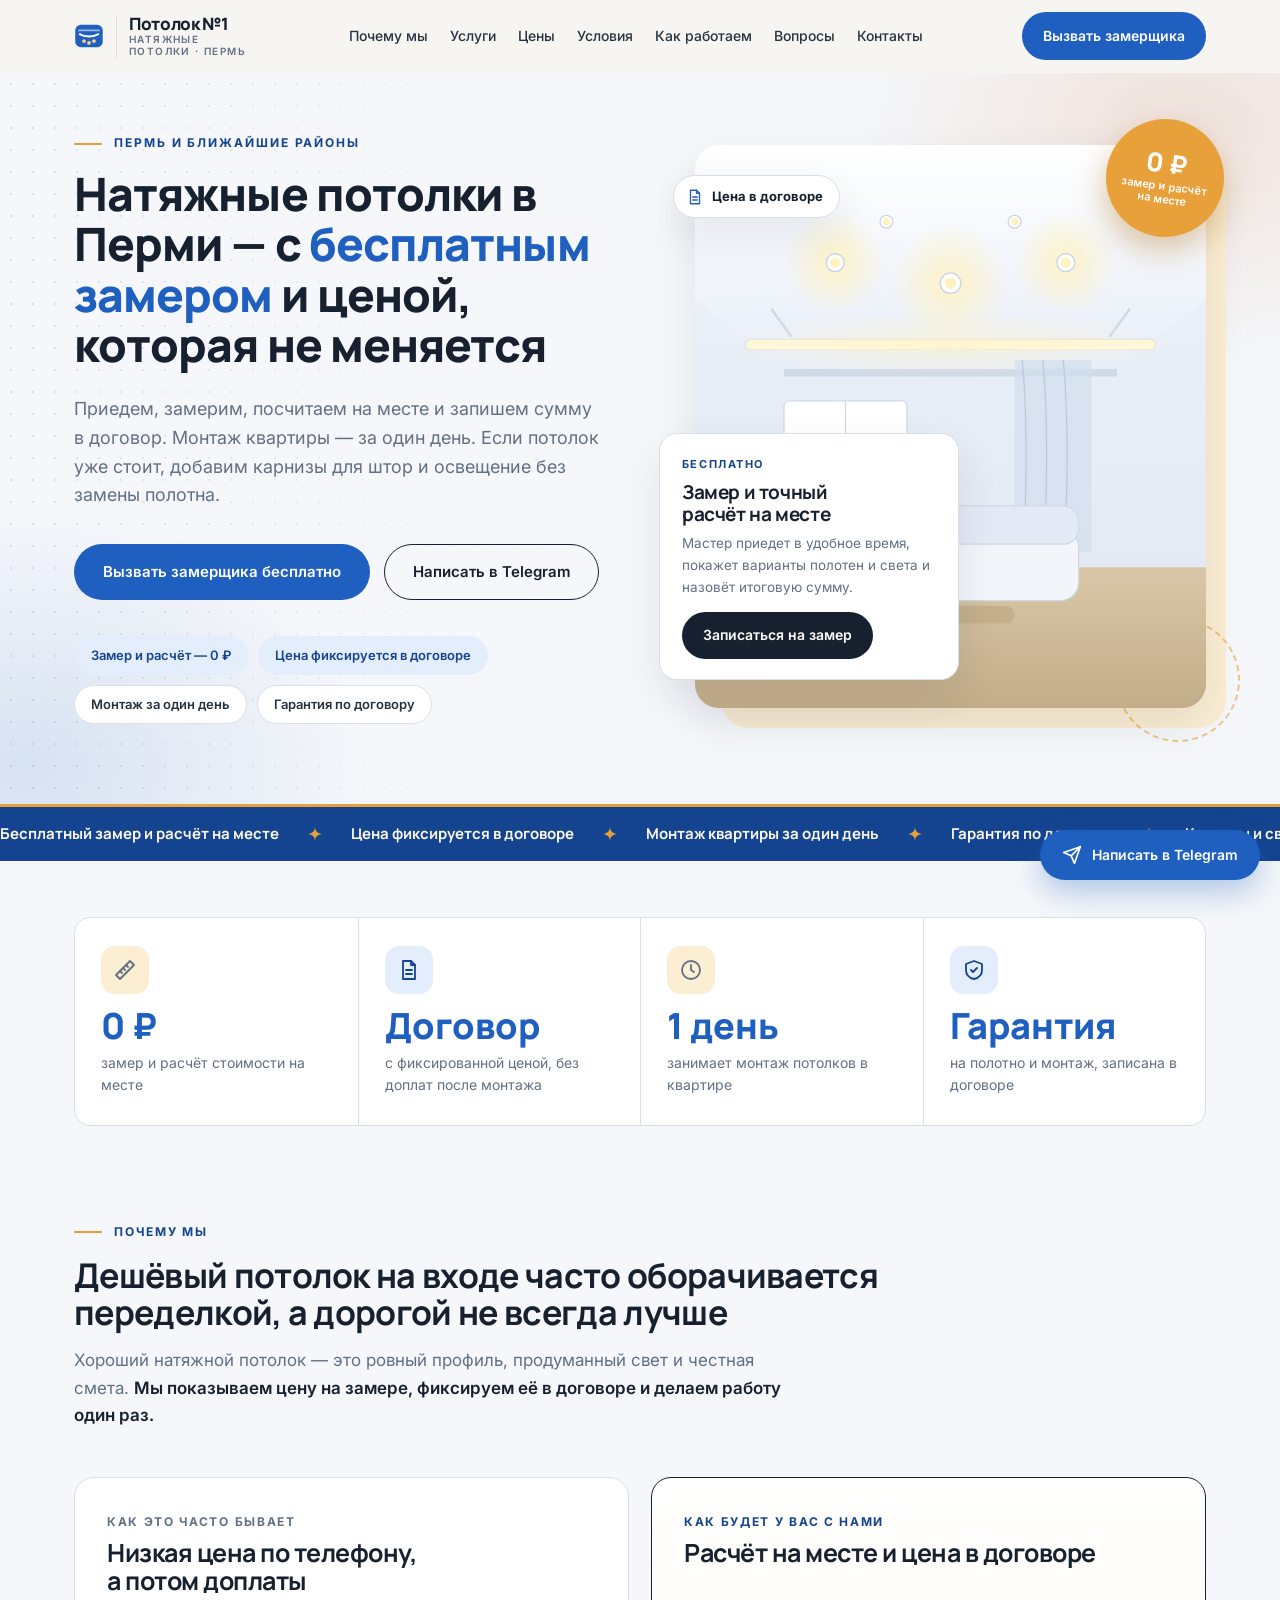
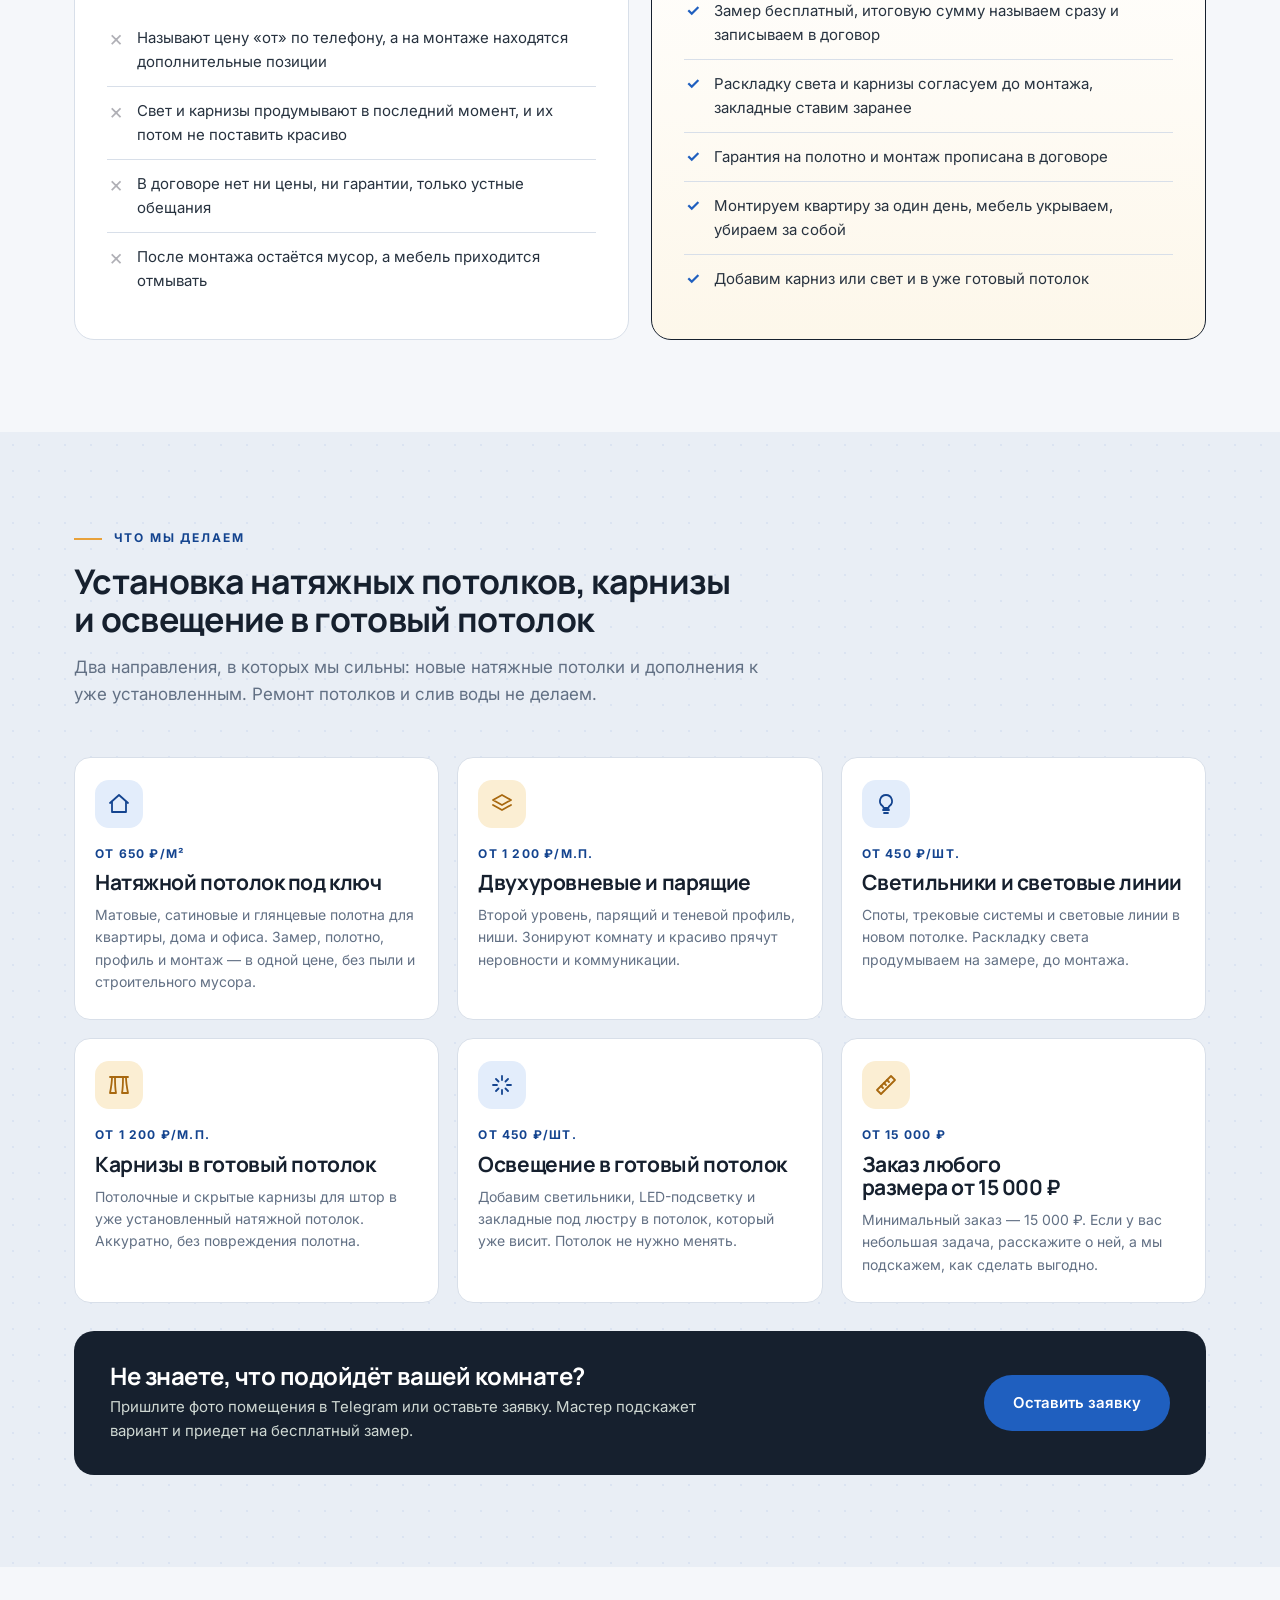
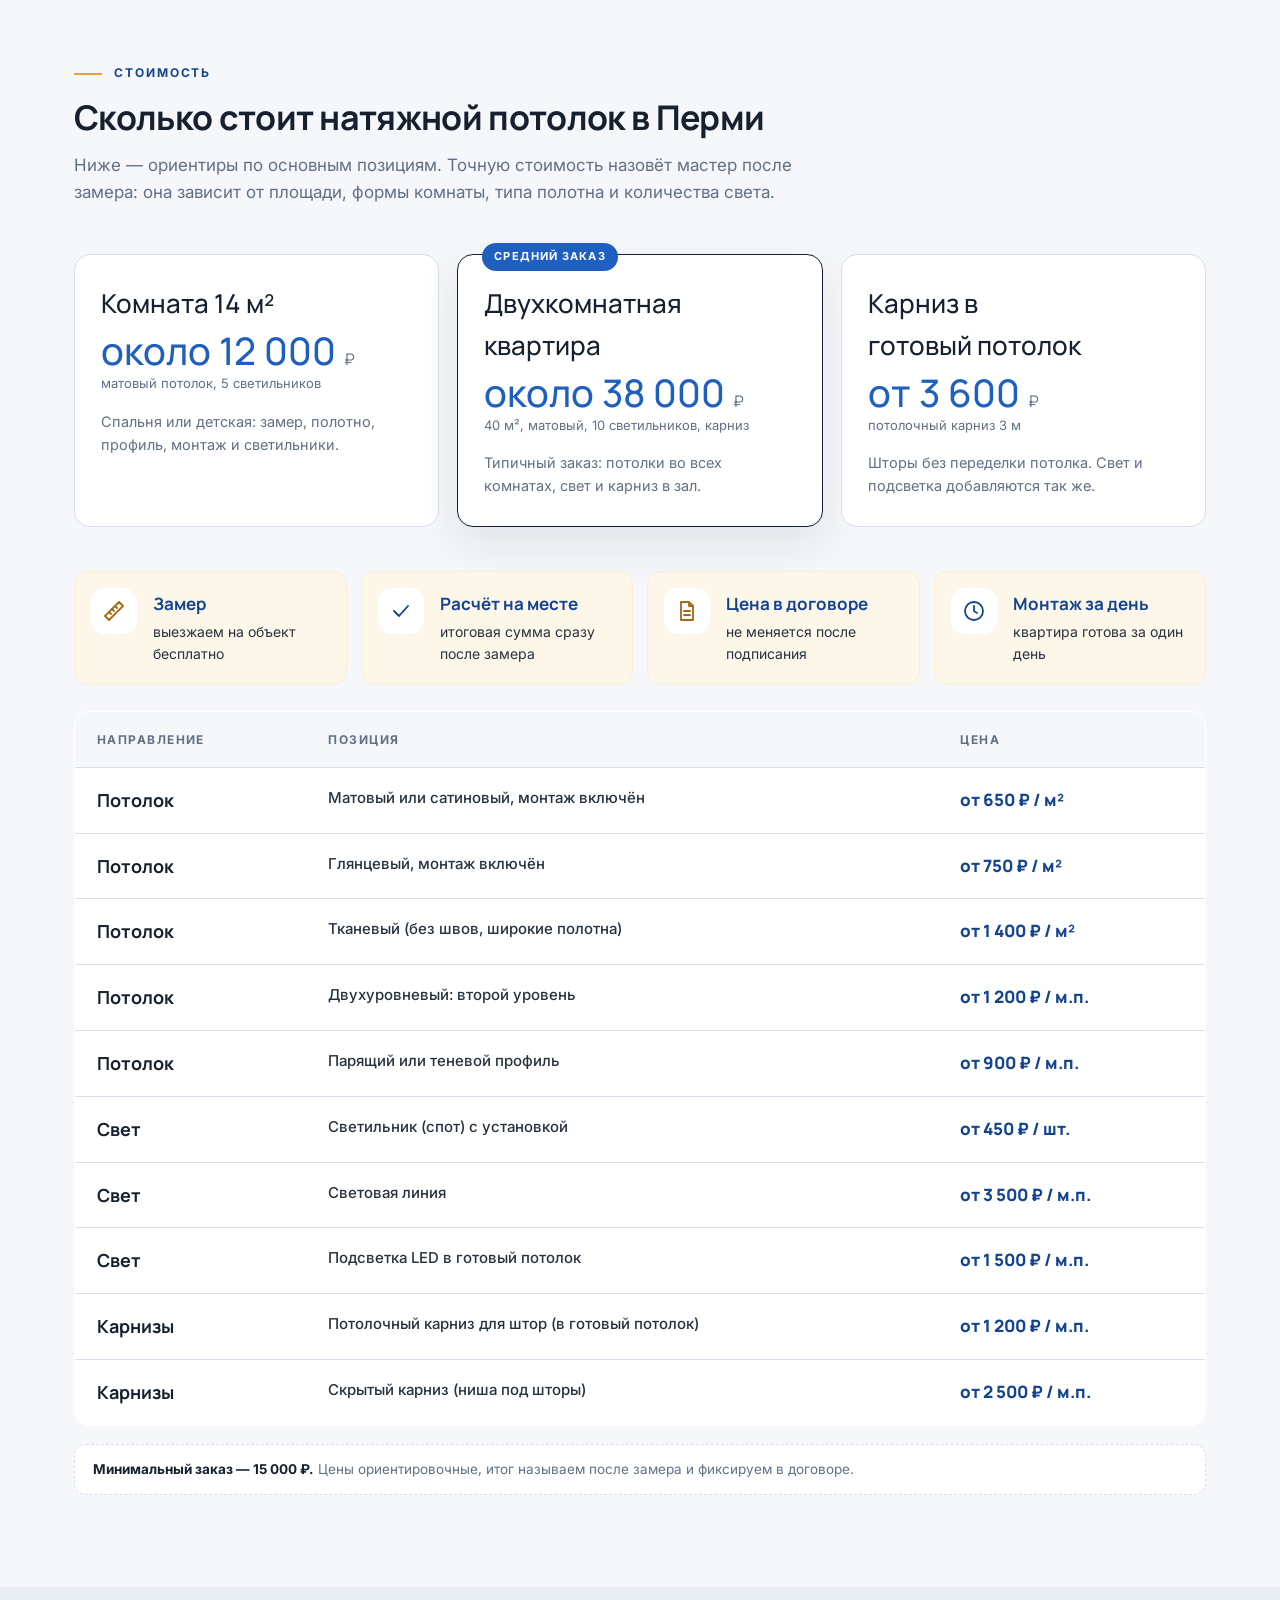
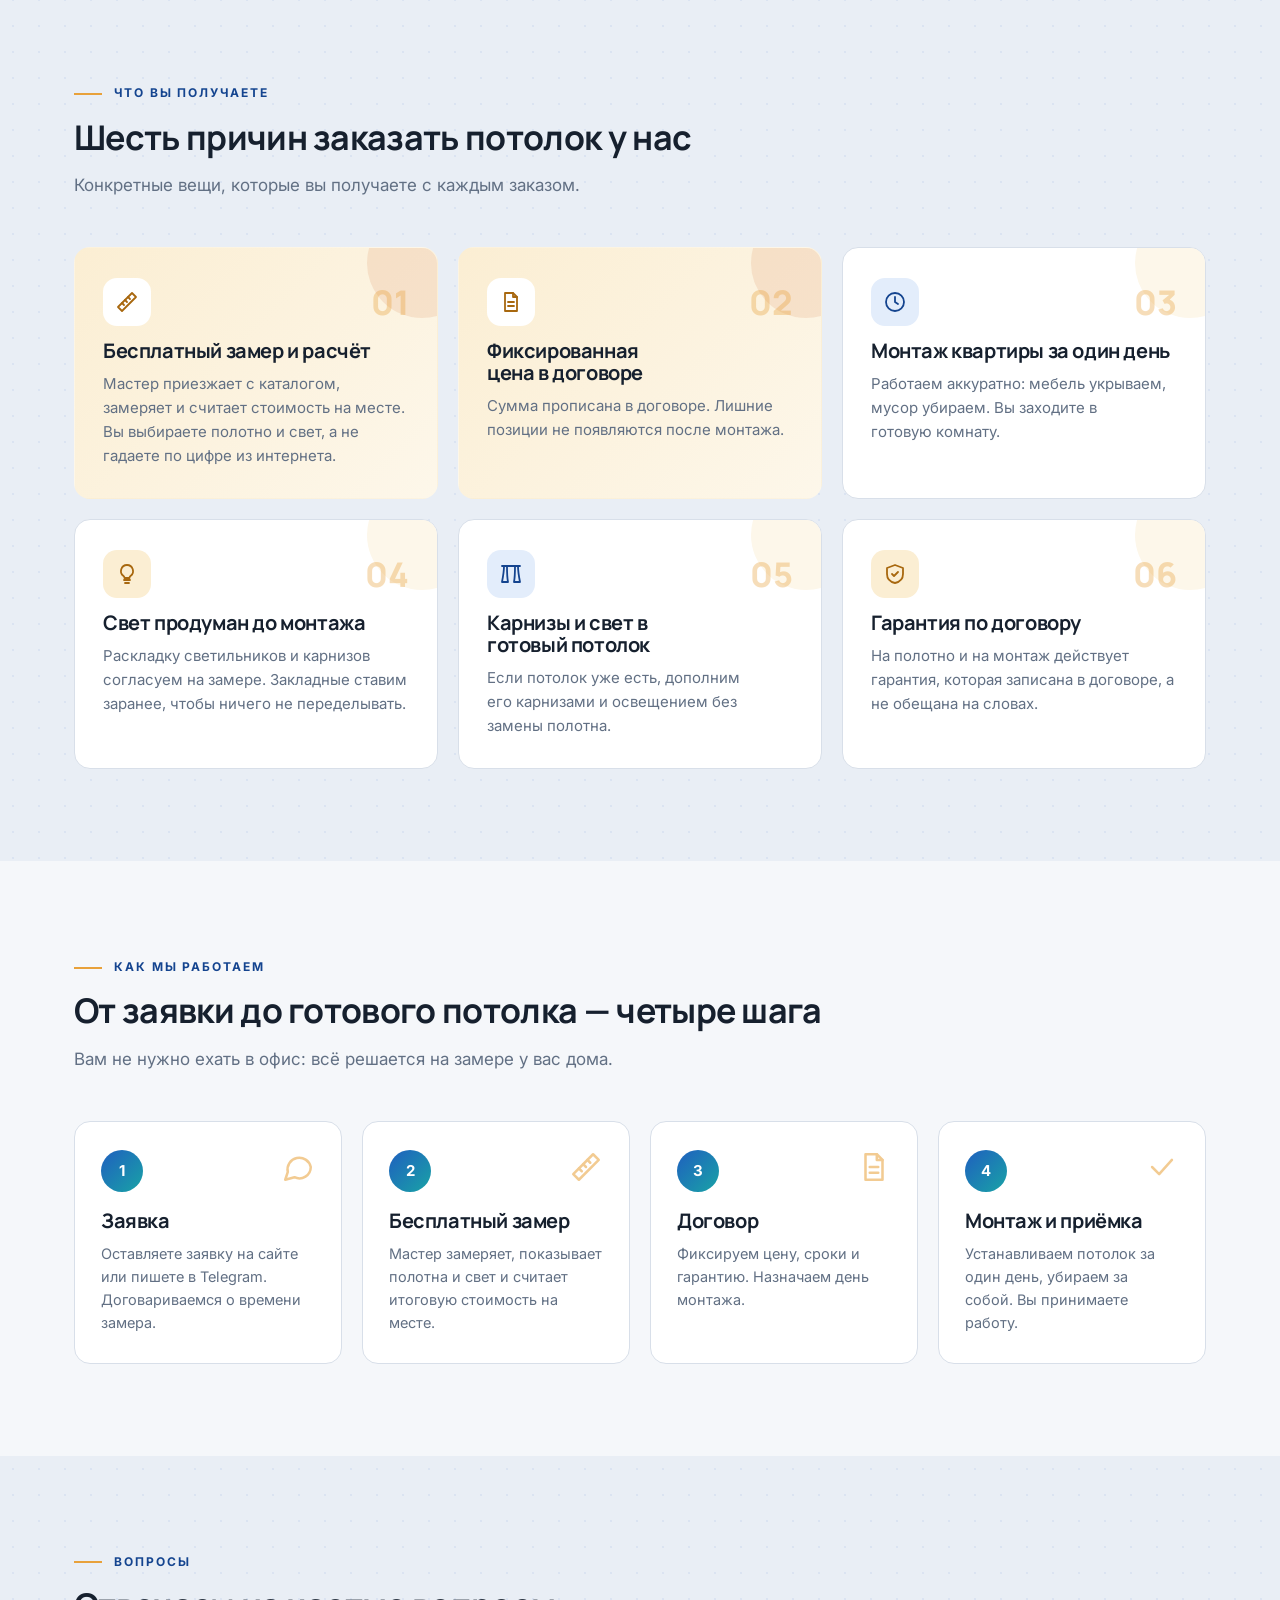
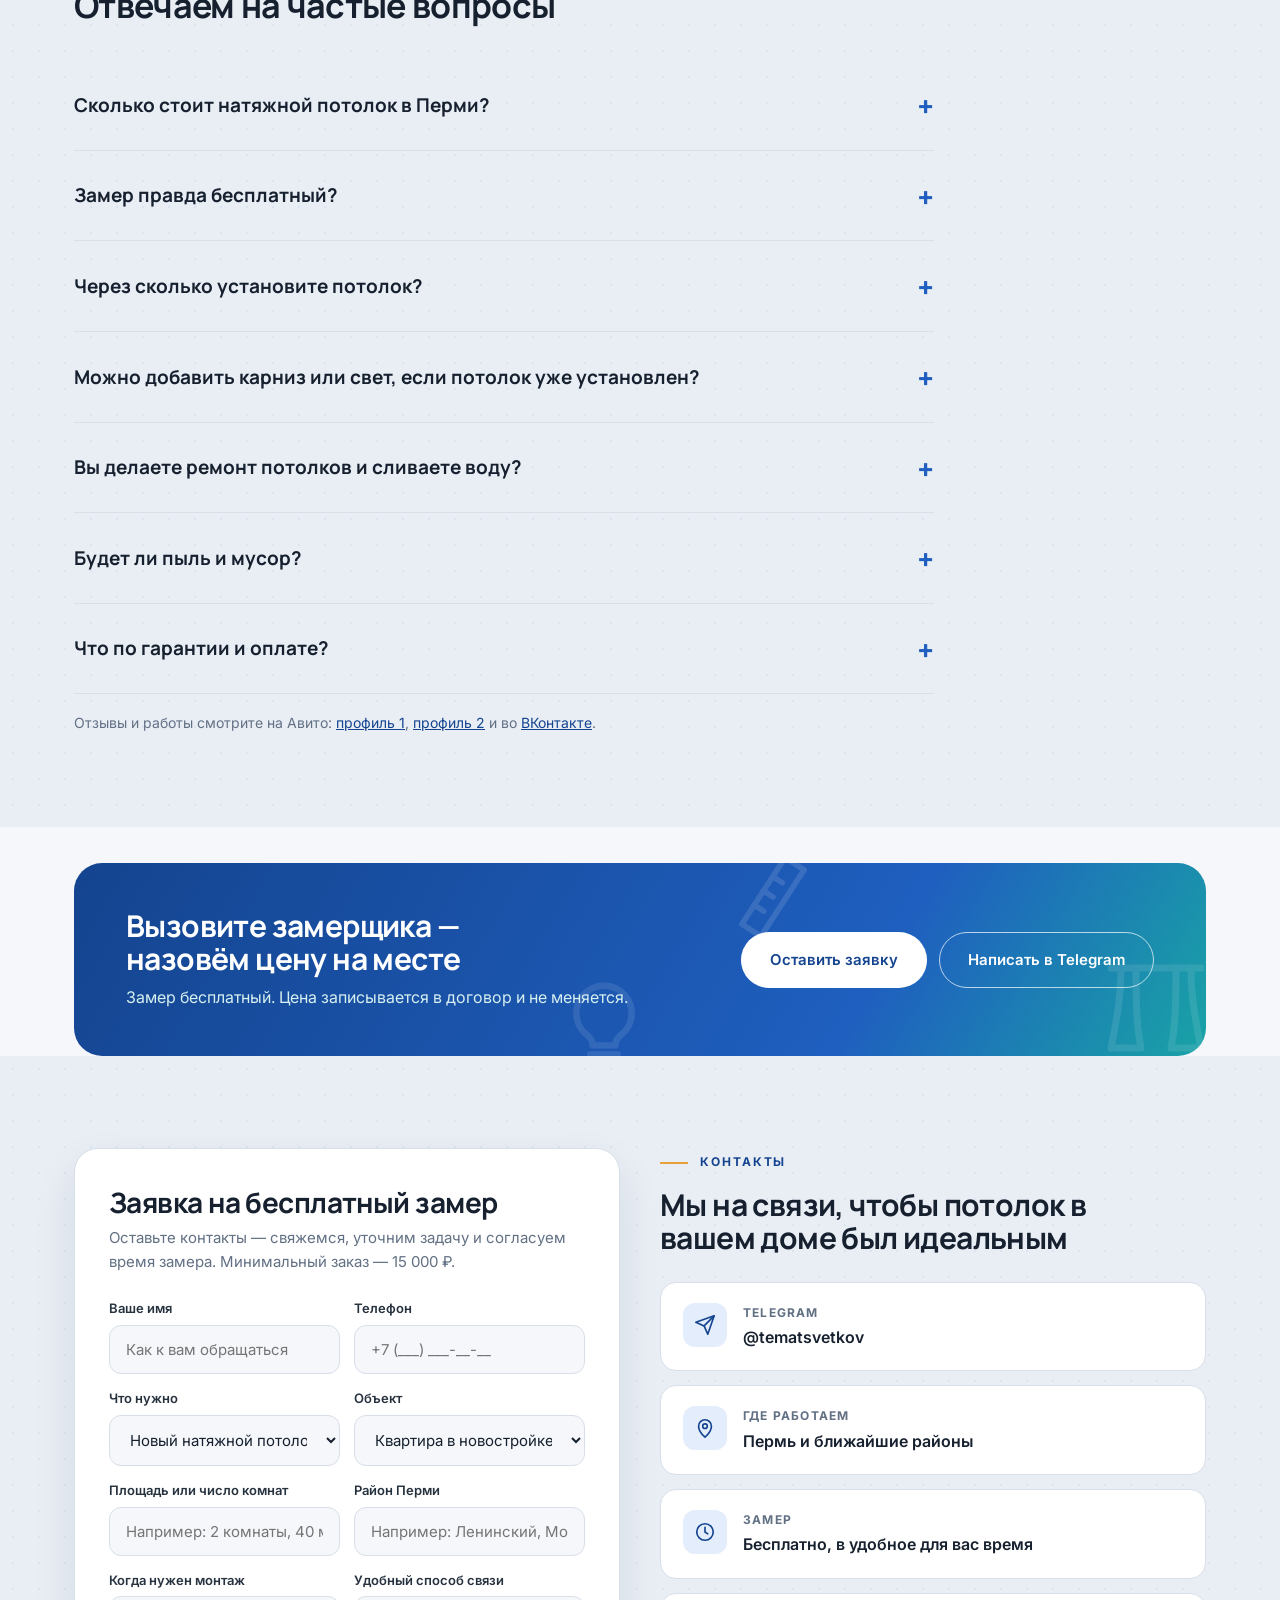
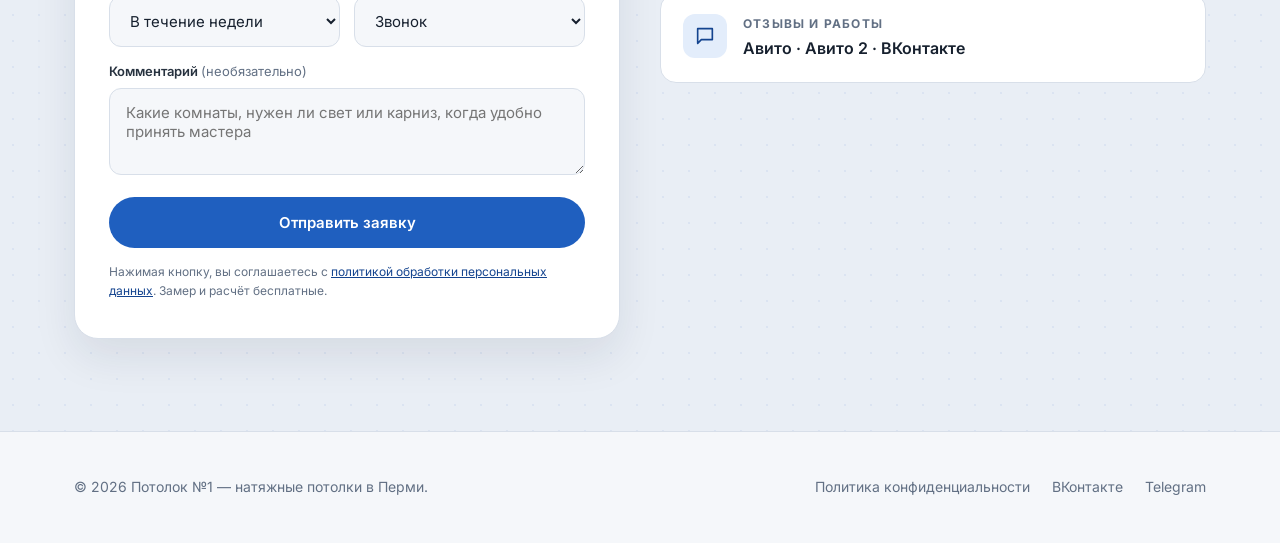
<file: index.html>
<!DOCTYPE html>
<html lang="ru">
<head>
<meta charset="UTF-8">
<meta name="viewport" content="width=device-width, initial-scale=1.0">
<meta name="robots" content="noindex, nofollow">
<title>Натяжные потолки в Перми с бесплатным замером и фиксированной ценой | Потолок №1</title>
<meta name="description" content="Установка натяжных потолков в Перми под ключ. Бесплатный замер, цена в договоре, монтаж за один день. Карнизы и освещение в готовый потолок.">
<link rel="icon" href="img/favicon.svg" type="image/svg+xml">
<link rel="preconnect" href="https://fonts.googleapis.com">
<link rel="preconnect" href="https://fonts.gstatic.com" crossorigin>
<link href="https://fonts.googleapis.com/css2?family=Manrope:wght@500;600;700;800&family=Inter:wght@400;500;600;700&display=swap" rel="stylesheet">
<link rel="stylesheet" href="styles.css">
<link rel="stylesheet" href="blog/blog.css">
<link rel="alternate" type="application/rss+xml" title="Блог" href="feed.xml">
</head>
<body>
<svg width="0" height="0" style="position:absolute" aria-hidden="true"><defs>
<symbol id="i-ruler" viewBox="0 0 24 24"><path d="M3 17 17 3l4 4L7 21z"/><path d="m7 13 2 2M10 10l2 2M13 7l2 2"/></symbol>
<symbol id="i-shield" viewBox="0 0 24 24"><path d="M12 3l8 3v6c0 5-3.5 8-8 9-4.5-1-8-4-8-9V6z"/><path d="m9 12 2 2 4-4"/></symbol>
<symbol id="i-file" viewBox="0 0 24 24"><path d="M6 3h8l4 4v14H6z"/><path d="M14 3v4h4M9 12h6M9 16h6"/></symbol>
<symbol id="i-bulb" viewBox="0 0 24 24"><path d="M9 18h6M10 21h4"/><path d="M12 3a6 6 0 0 0-3.5 10.9c.6.5 1 1.2 1 2.1h5c0-.9.4-1.6 1-2.1A6 6 0 0 0 12 3z"/></symbol>
<symbol id="i-curtain" viewBox="0 0 24 24"><path d="M3 4h18"/><path d="M5 4c0 6-1 11-2 16h6c-1-5-1-10-1-16M19 4c0 6 1 11 2 16h-6c1-5 1-10 1-16"/></symbol>
<symbol id="i-layers" viewBox="0 0 24 24"><path d="m12 3 9 5-9 5-9-5z"/><path d="m3 13 9 5 9-5"/></symbol>
<symbol id="i-clock" viewBox="0 0 24 24"><circle cx="12" cy="12" r="9"/><path d="M12 7v5l3 2"/></symbol>
<symbol id="i-check" viewBox="0 0 24 24"><path d="m5 12 5 5 9-10"/></symbol>
<symbol id="i-home" viewBox="0 0 24 24"><path d="m3 11 9-8 9 8"/><path d="M5 10v10h14V10"/></symbol>
<symbol id="i-sparkle" viewBox="0 0 24 24"><path d="M12 3v4M12 17v4M3 12h4M17 12h4M6 6l2.5 2.5M15.5 15.5 18 18M18 6l-2.5 2.5M8.5 15.5 6 18"/></symbol>
<symbol id="i-chat" viewBox="0 0 24 24"><path d="M21 12a8 8 0 0 1-11.5 7.2L3 21l1.8-5.5A8 8 0 1 1 21 12z"/></symbol>
<symbol id="i-spark" viewBox="0 0 24 24"><path d="M12 2c.6 5 2.4 8.4 10 10-7.6 1.6-9.4 5-10 10-.6-5-2.4-8.4-10-10 7.6-1.6 9.4-5 10-10z" fill="currentColor" stroke="none"/></symbol>
</defs></svg>

<header class="header" id="header">
  <div class="header__inner">
    <a href="#top" class="logo" aria-label="Потолок №1 — натяжные потолки в Перми">
      <img src="img/logo.svg" alt="Потолок №1" width="34" height="34">
      <span class="logo__t">Потолок №1<small>Натяжные потолки · Пермь</small></span>
    </a>
    <nav class="nav" id="nav">
      <a href="#why">Почему мы</a>
      <a href="#services">Услуги</a>
      <a href="#prices">Цены</a>
      <a href="#offers">Условия</a>
      <a href="#process">Как работаем</a>
      <a href="#faq">Вопросы</a>
      <a href="#contact">Контакты</a>
    <!-- BLOGNAV:START --><!-- BLOGNAV:END --></nav>
    <div class="header__right">
      <a href="https://t.me/tematsvetkov" target="_blank" rel="noopener" class="header__phone">Telegram</a>
      <a href="#contact" class="btn btn--primary">Вызвать замерщика</a>
      <button class="burger" id="burger" aria-label="Меню"><span></span></button>
    </div>
  </div>
</header>

<main id="top">

<section class="hero">
  <div class="container hero__grid">
    <div>
      <p class="section-tag">Пермь и ближайшие районы</p>
      <h1>Натяжные потолки в Перми — с <em>бесплатным замером</em> и ценой, которая не меняется</h1>
      <p class="hero__lead">Приедем, замерим, посчитаем на месте и запишем сумму в договор. Монтаж квартиры — за один день. Если потолок уже стоит, добавим карнизы для штор и освещение без замены полотна.</p>
      <div class="hero__cta">
        <a href="#contact" class="btn btn--primary">Вызвать замерщика бесплатно</a>
        <a href="https://t.me/tematsvetkov" target="_blank" rel="noopener" class="btn btn--outline">Написать в Telegram</a>
      </div>
      <div class="hero__chips">
        <span class="chip chip--gift">Замер и расчёт — 0 ₽</span>
        <span class="chip chip--gift">Цена фиксируется в договоре</span>
        <span class="chip">Монтаж за один день</span>
        <span class="chip">Гарантия по договору</span>
      </div>
    </div>
    <div class="hero__visual">
      <div class="hero__photo"><img src="img/hero.svg" alt="Комната с натяжным потолком и светильниками" fetchpriority="high"></div>
      <div class="sticker sticker--round"><b>0 ₽</b><span>замер и расчёт на месте</span></div>
      <div class="sticker sticker--tag"><svg class="ic"><use href="#i-file"/></svg>Цена в договоре</div>
      <aside class="hero__card">
        <p class="hero__card-tag">Бесплатно</p>
        <h3>Замер и точный расчёт на месте</h3>
        <p>Мастер приедет в удобное время, покажет варианты полотен и света и назовёт итоговую сумму.</p>
        <a href="#contact" class="btn btn--dark">Записаться на замер</a>
      </aside>
    </div>
  </div>
</section>

<div class="ticker" aria-hidden="true"><div class="ticker__track"><span>Бесплатный замер и расчёт на месте</span><svg class="ic"><use href="#i-spark"/></svg><span>Цена фиксируется в договоре</span><svg class="ic"><use href="#i-spark"/></svg><span>Монтаж квартиры за один день</span><svg class="ic"><use href="#i-spark"/></svg><span>Гарантия по договору</span><svg class="ic"><use href="#i-spark"/></svg><span>Карнизы и свет в готовый потолок</span><svg class="ic"><use href="#i-spark"/></svg><span>Пермь и ближайшие районы</span><svg class="ic"><use href="#i-spark"/></svg><span>Бесплатный замер и расчёт на месте</span><svg class="ic"><use href="#i-spark"/></svg><span>Цена фиксируется в договоре</span><svg class="ic"><use href="#i-spark"/></svg><span>Монтаж квартиры за один день</span><svg class="ic"><use href="#i-spark"/></svg><span>Гарантия по договору</span><svg class="ic"><use href="#i-spark"/></svg><span>Карнизы и свет в готовый потолок</span><svg class="ic"><use href="#i-spark"/></svg><span>Пермь и ближайшие районы</span><svg class="ic"><use href="#i-spark"/></svg></div></div>

<section class="stats">
  <div class="container">
    <div class="stats__row">
      <div class="stat"><span class="ico"><svg class="ic"><use href="#i-ruler"/></svg></span><b>0 ₽</b><span>замер и расчёт стоимости на месте</span></div>
      <div class="stat"><span class="ico"><svg class="ic"><use href="#i-file"/></svg></span><b>Договор</b><span>с фиксированной ценой, без доплат после монтажа</span></div>
      <div class="stat"><span class="ico"><svg class="ic"><use href="#i-clock"/></svg></span><b>1 день</b><span>занимает монтаж потолков в квартире</span></div>
      <div class="stat"><span class="ico"><svg class="ic"><use href="#i-shield"/></svg></span><b>Гарантия</b><span>на полотно и монтаж, записана в договоре</span></div>
    </div>
  </div>
</section>

<section id="why">
  <div class="container">
    <p class="section-tag">Почему мы</p>
    <h2 class="section-title">Дешёвый потолок на входе часто оборачивается переделкой, а дорогой не всегда лучше</h2>
    <p class="section-lead">Хороший натяжной потолок — это ровный профиль, продуманный свет и честная смета. <b>Мы показываем цену на замере, фиксируем её в договоре и делаем работу один раз.</b></p>
    <div class="versus">
      <div class="versus__col">
        <p class="versus__label">Как это часто бывает</p>
        <h3>Низкая цена по телефону, а потом доплаты</h3>
        <ul>
          <li>Называют цену «от» по телефону, а на монтаже находятся дополнительные позиции</li>
          <li>Свет и карнизы продумывают в последний момент, и их потом не поставить красиво</li>
          <li>В договоре нет ни цены, ни гарантии, только устные обещания</li>
          <li>После монтажа остаётся мусор, а мебель приходится отмывать</li>
        </ul>
      </div>
      <div class="versus__col versus__col--good">
        <p class="versus__label">Как будет у вас с нами</p>
        <h3>Расчёт на месте и цена в договоре</h3>
        <ul>
          <li>Замер бесплатный, итоговую сумму называем сразу и записываем в договор</li>
          <li>Раскладку света и карнизы согласуем до монтажа, закладные ставим заранее</li>
          <li>Гарантия на полотно и монтаж прописана в договоре</li>
          <li>Монтируем квартиру за один день, мебель укрываем, убираем за собой</li>
          <li>Добавим карниз или свет и в уже готовый потолок</li>
        </ul>
      </div>
    </div>
  </div>
</section>

<section id="services" class="alt">
  <div class="container">
    <p class="section-tag">Что мы делаем</p>
    <h2 class="section-title">Установка натяжных потолков, карнизы и освещение в готовый потолок</h2>
    <p class="section-lead">Два направления, в которых мы сильны: новые натяжные потолки и дополнения к уже установленным. Ремонт потолков и слив воды не делаем.</p>
    <div class="srv-grid srv-grid--3">
      <article class="srv">
        <div class="srv__body">
          <span class="ico"><svg class="ic"><use href="#i-home"/></svg></span>
          <p class="srv__price">от 650 ₽/м²</p>
          <h3>Натяжной потолок под ключ</h3>
          <p>Матовые, сатиновые и глянцевые полотна для квартиры, дома и офиса. Замер, полотно, профиль и монтаж — в одной цене, без пыли и строительного мусора.</p>
        </div>
      </article>
      <article class="srv">
        <div class="srv__body">
          <span class="ico"><svg class="ic"><use href="#i-layers"/></svg></span>
          <p class="srv__price">от 1 200 ₽/м.п.</p>
          <h3>Двухуровневые и парящие</h3>
          <p>Второй уровень, парящий и теневой профиль, ниши. Зонируют комнату и красиво прячут неровности и коммуникации.</p>
        </div>
      </article>
      <article class="srv">
        <div class="srv__body">
          <span class="ico"><svg class="ic"><use href="#i-bulb"/></svg></span>
          <p class="srv__price">от 450 ₽/шт.</p>
          <h3>Светильники и световые линии</h3>
          <p>Споты, трековые системы и световые линии в новом потолке. Раскладку света продумываем на замере, до монтажа.</p>
        </div>
      </article>
      <article class="srv">
        <div class="srv__body">
          <span class="ico"><svg class="ic"><use href="#i-curtain"/></svg></span>
          <p class="srv__price">от 1 200 ₽/м.п.</p>
          <h3>Карнизы в готовый потолок</h3>
          <p>Потолочные и скрытые карнизы для штор в уже установленный натяжной потолок. Аккуратно, без повреждения полотна.</p>
        </div>
      </article>
      <article class="srv">
        <div class="srv__body">
          <span class="ico"><svg class="ic"><use href="#i-sparkle"/></svg></span>
          <p class="srv__price">от 450 ₽/шт.</p>
          <h3>Освещение в готовый потолок</h3>
          <p>Добавим светильники, LED-подсветку и закладные под люстру в потолок, который уже висит. Потолок не нужно менять.</p>
        </div>
      </article>
      <article class="srv">
        <div class="srv__body">
          <span class="ico"><svg class="ic"><use href="#i-ruler"/></svg></span>
          <p class="srv__price">от 15 000 ₽</p>
          <h3>Заказ любого размера от 15 000 ₽</h3>
          <p>Минимальный заказ — 15 000 ₽. Если у вас небольшая задача, расскажите о ней, а мы подскажем, как сделать выгодно.</p>
        </div>
      </article>
    </div>
    <div class="furniture-row" style="margin-top:28px">
      <div>
        <h3>Не знаете, что подойдёт вашей комнате?</h3>
        <p>Пришлите фото помещения в Telegram или оставьте заявку. Мастер подскажет вариант и приедет на бесплатный замер.</p>
      </div>
      <a href="#contact" class="btn btn--primary">Оставить заявку</a>
    </div>
  </div>
</section>

<section id="prices">
  <div class="container">
    <p class="section-tag">Стоимость</p>
    <h2 class="section-title">Сколько стоит натяжной потолок в Перми</h2>
    <p class="section-lead">Ниже — ориентиры по основным позициям. Точную стоимость назовёт мастер после замера: она зависит от площади, формы комнаты, типа полотна и количества света.</p>

    <div class="tariffs" style="margin-bottom:44px">
      <article class="tariff">
        <p class="tariff__name">Комната 14 м²</p>
        <p class="tariff__price">около 12 000 <small>₽</small></p>
        <p class="tariff__unit">матовый потолок, 5 светильников</p>
        <p>Спальня или детская: замер, полотно, профиль, монтаж и светильники.</p>
      </article>
      <article class="tariff tariff--hit">
        <span class="tariff__badge">Средний заказ</span><p class="tariff__name">Двухкомнатная квартира</p>
        <p class="tariff__price">около 38 000 <small>₽</small></p>
        <p class="tariff__unit">40 м², матовый, 10 светильников, карниз</p>
        <p>Типичный заказ: потолки во всех комнатах, свет и карниз в зал.</p>
      </article>
      <article class="tariff">
        <p class="tariff__name">Карниз в готовый потолок</p>
        <p class="tariff__price">от 3 600 <small>₽</small></p>
        <p class="tariff__unit">потолочный карниз 3 м</p>
        <p>Шторы без переделки потолка. Свет и подсветка добавляются так же.</p>
      </article>
    </div>

    <div class="included">
      <div><span class="ico"><svg class="ic"><use href="#i-ruler"/></svg></span><b>Замер</b>выезжаем на объект бесплатно</div>
      <div><span class="ico"><svg class="ic"><use href="#i-check"/></svg></span><b>Расчёт на месте</b>итоговая сумма сразу после замера</div>
      <div><span class="ico"><svg class="ic"><use href="#i-file"/></svg></span><b>Цена в договоре</b>не меняется после подписания</div>
      <div><span class="ico"><svg class="ic"><use href="#i-clock"/></svg></span><b>Монтаж за день</b>квартира готова за один день</div>
    </div>

    <table class="ptable">
      <thead>
        <tr><th>Направление</th><th>Позиция</th><th>Цена</th></tr>
      </thead>
      <tbody>
        <tr><td>Потолок</td><td>Матовый или сатиновый, монтаж включён</td><td>от 650 ₽ / м²</td></tr>
        <tr><td>Потолок</td><td>Глянцевый, монтаж включён</td><td>от 750 ₽ / м²</td></tr>
        <tr><td>Потолок</td><td>Тканевый (без швов, широкие полотна)</td><td>от 1 400 ₽ / м²</td></tr>
        <tr><td>Потолок</td><td>Двухуровневый: второй уровень</td><td>от 1 200 ₽ / м.п.</td></tr>
        <tr><td>Потолок</td><td>Парящий или теневой профиль</td><td>от 900 ₽ / м.п.</td></tr>
        <tr><td>Свет</td><td>Светильник (спот) с установкой</td><td>от 450 ₽ / шт.</td></tr>
        <tr><td>Свет</td><td>Световая линия</td><td>от 3 500 ₽ / м.п.</td></tr>
        <tr><td>Свет</td><td>Подсветка LED в готовый потолок</td><td>от 1 500 ₽ / м.п.</td></tr>
        <tr><td>Карнизы</td><td>Потолочный карниз для штор (в готовый потолок)</td><td>от 1 200 ₽ / м.п.</td></tr>
        <tr><td>Карнизы</td><td>Скрытый карниз (ниша под шторы)</td><td>от 2 500 ₽ / м.п.</td></tr>
      </tbody>
    </table>
    <p class="price-note"><b>Минимальный заказ — 15 000 ₽.</b> Цены ориентировочные, итог называем после замера и фиксируем в договоре.</p>
  </div>
</section>

<section id="offers" class="alt">
  <div class="container">
    <p class="section-tag">Что вы получаете</p>
    <h2 class="section-title">Шесть причин заказать потолок у нас</h2>
    <p class="section-lead">Конкретные вещи, которые вы получаете с каждым заказом.</p>
    <div class="offer-grid">
      <div class="offer-card offer-card--gift">
        <div class="offer-card__top"><span class="ico"><svg class="ic"><use href="#i-ruler"/></svg></span><div class="offer-card__num">01</div></div>
        <h3>Бесплатный замер и расчёт</h3>
        <p>Мастер приезжает с каталогом, замеряет и считает стоимость на месте. Вы выбираете полотно и свет, а не гадаете по цифре из интернета.</p>
      </div>
      <div class="offer-card offer-card--gift">
        <div class="offer-card__top"><span class="ico"><svg class="ic"><use href="#i-file"/></svg></span><div class="offer-card__num">02</div></div>
        <h3>Фиксированная цена в договоре</h3>
        <p>Сумма прописана в договоре. Лишние позиции не появляются после монтажа.</p>
      </div>
      <div class="offer-card">
        <div class="offer-card__top"><span class="ico"><svg class="ic"><use href="#i-clock"/></svg></span><div class="offer-card__num">03</div></div>
        <h3>Монтаж квартиры за один день</h3>
        <p>Работаем аккуратно: мебель укрываем, мусор убираем. Вы заходите в готовую комнату.</p>
      </div>
      <div class="offer-card">
        <div class="offer-card__top"><span class="ico"><svg class="ic"><use href="#i-bulb"/></svg></span><div class="offer-card__num">04</div></div>
        <h3>Свет продуман до монтажа</h3>
        <p>Раскладку светильников и карнизов согласуем на замере. Закладные ставим заранее, чтобы ничего не переделывать.</p>
      </div>
      <div class="offer-card">
        <div class="offer-card__top"><span class="ico"><svg class="ic"><use href="#i-curtain"/></svg></span><div class="offer-card__num">05</div></div>
        <h3>Карнизы и свет в готовый потолок</h3>
        <p>Если потолок уже есть, дополним его карнизами и освещением без замены полотна.</p>
      </div>
      <div class="offer-card">
        <div class="offer-card__top"><span class="ico"><svg class="ic"><use href="#i-shield"/></svg></span><div class="offer-card__num">06</div></div>
        <h3>Гарантия по договору</h3>
        <p>На полотно и на монтаж действует гарантия, которая записана в договоре, а не обещана на словах.</p>
      </div>
    </div>
  </div>
</section>

<section id="process">
  <div class="container">
    <p class="section-tag">Как мы работаем</p>
    <h2 class="section-title">От заявки до готового потолка — четыре шага</h2>
    <p class="section-lead">Вам не нужно ехать в офис: всё решается на замере у вас дома.</p>
    <div class="steps steps--4">
      <div class="step">
        <span class="step__n">1</span>
        <svg class="ic step__ic"><use href="#i-chat"/></svg>
        <h3>Заявка</h3>
        <p>Оставляете заявку на сайте или пишете в Telegram. Договариваемся о времени замера.</p>
      </div>
      <div class="step">
        <span class="step__n">2</span>
        <svg class="ic step__ic"><use href="#i-ruler"/></svg>
        <h3>Бесплатный замер</h3>
        <p>Мастер замеряет, показывает полотна и свет и считает итоговую стоимость на месте.</p>
      </div>
      <div class="step">
        <span class="step__n">3</span>
        <svg class="ic step__ic"><use href="#i-file"/></svg>
        <h3>Договор</h3>
        <p>Фиксируем цену, сроки и гарантию. Назначаем день монтажа.</p>
      </div>
      <div class="step">
        <span class="step__n">4</span>
        <svg class="ic step__ic"><use href="#i-check"/></svg>
        <h3>Монтаж и приёмка</h3>
        <p>Устанавливаем потолок за один день, убираем за собой. Вы принимаете работу.</p>
      </div>
    </div>
  </div>
</section>

<section id="faq" class="alt">
  <div class="container">
    <p class="section-tag">Вопросы</p>
    <h2 class="section-title">Отвечаем на частые вопросы</h2>
    <div class="faq" style="margin-top:36px">
      <details class="faq__item">
        <summary>Сколько стоит натяжной потолок в Перми?</summary>
        <p>Ориентир — от 650 ₽ за м² за матовый потолок с монтажом. Свет, карнизы и сложные профили считаем отдельно. Точную сумму называет мастер на бесплатном замере: она записывается в договор и дальше не меняется. Минимальный заказ — 15 000 ₽.</p>
      </details>
      <details class="faq__item">
        <summary>Замер правда бесплатный?</summary>
        <p>Да. Мастер приезжает, замеряет помещения, показывает варианты полотен и света и сразу называет итоговую цену. Решение принимаете вы, никто не давит.</p>
      </details>
      <details class="faq__item">
        <summary>Через сколько установите потолок?</summary>
        <p>Обычно монтаж назначаем в течение нескольких дней после замера, а сама установка в квартире занимает один день. Срок согласуем под вас на замере.</p>
      </details>
      <details class="faq__item">
        <summary>Можно добавить карниз или свет, если потолок уже установлен?</summary>
        <p>Да, это одно из наших направлений. Устанавливаем потолочные и скрытые карнизы и добавляем светильники и подсветку в готовый потолок. Пришлите фото потолка, и мы сориентируем по цене.</p>
      </details>
      <details class="faq__item">
        <summary>Вы делаете ремонт потолков и сливаете воду?</summary>
        <p>Нет, мы монтируем новые потолки и дополняем готовые карнизами и освещением. Ремонт и слив воды не делаем, чтобы заниматься своим делом хорошо.</p>
      </details>
      <details class="faq__item">
        <summary>Будет ли пыль и мусор?</summary>
        <p>Натяжной потолок монтируется без штукатурки и шлифовки, поэтому пыли минимум. Мебель и пол закрываем, после работы убираем за собой.</p>
      </details>
      <details class="faq__item">
        <summary>Что по гарантии и оплате?</summary>
        <p>Гарантия на полотно и на монтаж прописывается в договоре. Порядок оплаты согласуем на замере и тоже фиксируем в договоре.</p>
      </details>
    </div>
    <p class="reviews-note">Отзывы и работы смотрите на Авито: <a href="https://www.avito.ru/user/a0032276bbb4917402a32a715b365776/profile?src=sharing" target="_blank" rel="noopener">профиль 1</a>, <a href="https://www.avito.ru/user/81538a3741dfc8a566c649635f44d5d3/profile?src=sharing" target="_blank" rel="noopener">профиль 2</a> и во <a href="https://vk.ru/potolok_0001" target="_blank" rel="noopener">ВКонтакте</a>.</p>
  </div>
</section>

<section class="band-wrap">
  <div class="container">
    <div class="band">
      <svg class="deco deco--b1" aria-hidden="true"><use href="#i-ruler"/></svg>
      <svg class="deco deco--b2" aria-hidden="true"><use href="#i-bulb"/></svg>
      <svg class="deco deco--b3" aria-hidden="true"><use href="#i-curtain"/></svg>
      <div>
        <h2>Вызовите замерщика — назовём цену на месте</h2>
        <p>Замер бесплатный. Цена записывается в договор и не меняется.</p>
      </div>
      <div class="band__btns">
        <a href="#contact" class="btn btn--light">Оставить заявку</a>
        <a href="https://t.me/tematsvetkov" target="_blank" rel="noopener" class="btn btn--ghost">Написать в Telegram</a>
      </div>
    </div>
  </div>
</section>

<section id="contact" class="alt">
  <div class="container contact__grid">
    <form class="form leadForm" id="leadForm" novalidate>
      <h3>Заявка на бесплатный замер</h3>
      <p class="form__sub">Оставьте контакты — свяжемся, уточним задачу и согласуем время замера. Минимальный заказ — 15 000 ₽.</p>
      <input type="text" name="_gotcha" style="display:none" tabindex="-1" autocomplete="off">
      <div class="field-row">
        <div class="field">
          <label for="f-name">Ваше имя</label>
          <input type="text" id="f-name" name="name" placeholder="Как к вам обращаться" required>
        </div>
        <div class="field">
          <label for="f-phone">Телефон</label>
          <input type="tel" id="f-phone" name="phone" placeholder="+7 (___) ___-__-__" required>
        </div>
      </div>
      <div class="field-row">
        <div class="field">
          <label for="f-service">Что нужно</label>
          <select id="f-service" name="service">
            <option value="Новый натяжной потолок">Новый натяжной потолок</option>
            <option value="Карниз в готовый потолок">Карниз в готовый потолок</option>
            <option value="Освещение в готовый потолок">Освещение в готовый потолок</option>
            <option value="Не знаю, нужна консультация">Не знаю, нужна консультация</option>
          </select>
        </div>
        <div class="field">
          <label for="f-object">Объект</label>
          <select id="f-object" name="object">
            <option value="Квартира в новостройке">Квартира в новостройке</option>
            <option value="Квартира во вторичке">Квартира во вторичке</option>
            <option value="Частный дом">Частный дом</option>
            <option value="Коммерческое помещение">Коммерческое помещение</option>
          </select>
        </div>
      </div>
      <div class="field-row">
        <div class="field">
          <label for="f-area">Площадь или число комнат</label>
          <input type="text" id="f-area" name="area" placeholder="Например: 2 комнаты, 40 м²">
        </div>
        <div class="field">
          <label for="f-district">Район Перми</label>
          <input type="text" id="f-district" name="district" placeholder="Например: Ленинский, Мотовилиха">
        </div>
      </div>
      <div class="field-row">
        <div class="field">
          <label for="f-term">Когда нужен монтаж</label>
          <select id="f-term" name="term">
            <option value="В течение недели">В течение недели</option>
            <option value="В течение месяца">В течение месяца</option>
            <option value="Пока считаю, сроки не горят">Пока считаю, сроки не горят</option>
          </select>
        </div>
        <div class="field">
          <label for="f-messenger">Удобный способ связи</label>
          <select id="f-messenger" name="messenger">
            <option value="Звонок">Звонок</option>
            <option value="Telegram">Telegram</option>
            <option value="WhatsApp">WhatsApp</option>
          </select>
        </div>
      </div>
      <div class="field">
        <label for="f-comment">Комментарий <span style="font-weight:400;color:var(--clr-text-soft)">(необязательно)</span></label>
        <textarea id="f-comment" name="comment" rows="3" placeholder="Какие комнаты, нужен ли свет или карниз, когда удобно принять мастера"></textarea>
      </div>
      <button type="submit" class="btn btn--primary btn--block">Отправить заявку</button>
      <p class="form__agree">Нажимая кнопку, вы соглашаетесь с <a href="privacy.html" target="_blank">политикой обработки персональных данных</a>. Замер и расчёт бесплатные.</p>
    </form>

    <div>
      <p class="section-tag">Контакты</p>
      <h2 class="section-title" style="font-size:30px">Мы на связи, чтобы потолок в вашем доме был идеальным</h2>
      <div class="contacts" style="margin-top:28px">
        <div class="contact-card">
          <div class="contact-card__icon"><svg viewBox="0 0 24 24" fill="none" stroke="currentColor" stroke-width="1.8" stroke-linecap="round" stroke-linejoin="round"><path d="m22 2-7 20-4-9-9-4z"/><path d="M22 2 11 13"/></svg></div>
          <div><small>Telegram</small><b><a href="https://t.me/tematsvetkov" target="_blank" rel="noopener">@tematsvetkov</a></b></div>
        </div>
        <div class="contact-card">
          <div class="contact-card__icon"><svg viewBox="0 0 24 24" fill="none" stroke="currentColor" stroke-width="1.8" stroke-linecap="round" stroke-linejoin="round"><path d="M12 22s7-6.2 7-12a7 7 0 1 0-14 0c0 5.8 7 12 7 12z"/><circle cx="12" cy="10" r="2.5"/></svg></div>
          <div><small>Где работаем</small><b>Пермь и ближайшие районы</b></div>
        </div>
        <div class="contact-card">
          <div class="contact-card__icon"><svg class="ic"><use href="#i-clock"/></svg></div>
          <div><small>Замер</small><b>Бесплатно, в удобное для вас время</b></div>
        </div>
        <div class="contact-card">
          <div class="contact-card__icon"><svg viewBox="0 0 24 24" fill="none" stroke="currentColor" stroke-width="1.8" stroke-linecap="round" stroke-linejoin="round"><path d="M4 4h16v12H8l-4 4z"/></svg></div>
          <div><small>Отзывы и работы</small><b><a href="https://www.avito.ru/user/a0032276bbb4917402a32a715b365776/profile?src=sharing" target="_blank" rel="noopener">Авито</a> · <a href="https://www.avito.ru/user/81538a3741dfc8a566c649635f44d5d3/profile?src=sharing" target="_blank" rel="noopener">Авито 2</a> · <a href="https://vk.ru/potolok_0001" target="_blank" rel="noopener">ВКонтакте</a></b></div>
        </div>
      </div>
    </div>
  </div>
</section>

<!-- BLOG:START --><!-- BLOG:END -->
</main>

<footer class="footer">
  <div class="container footer__inner">
    <div>© <span id="year">2026</span> Потолок №1 — натяжные потолки в Перми.</div>
    <div class="footer__links">
      <a href="privacy.html">Политика конфиденциальности</a>
      <a href="https://vk.ru/potolok_0001" target="_blank" rel="noopener">ВКонтакте</a>
      <a href="https://t.me/tematsvetkov" target="_blank" rel="noopener">Telegram</a>
    </div>
  </div>
</footer>

<a href="https://t.me/tematsvetkov" target="_blank" rel="noopener" class="fab" aria-label="Написать в Telegram">
  <svg viewBox="0 0 24 24" fill="none" stroke="currentColor" stroke-width="2" stroke-linecap="round" stroke-linejoin="round"><path d="m22 2-7 20-4-9-9-4z"/><path d="M22 2 11 13"/></svg>
  <span>Написать в Telegram</span>
</a>

<script src="script.js"></script>
</body>
</html>
</file>
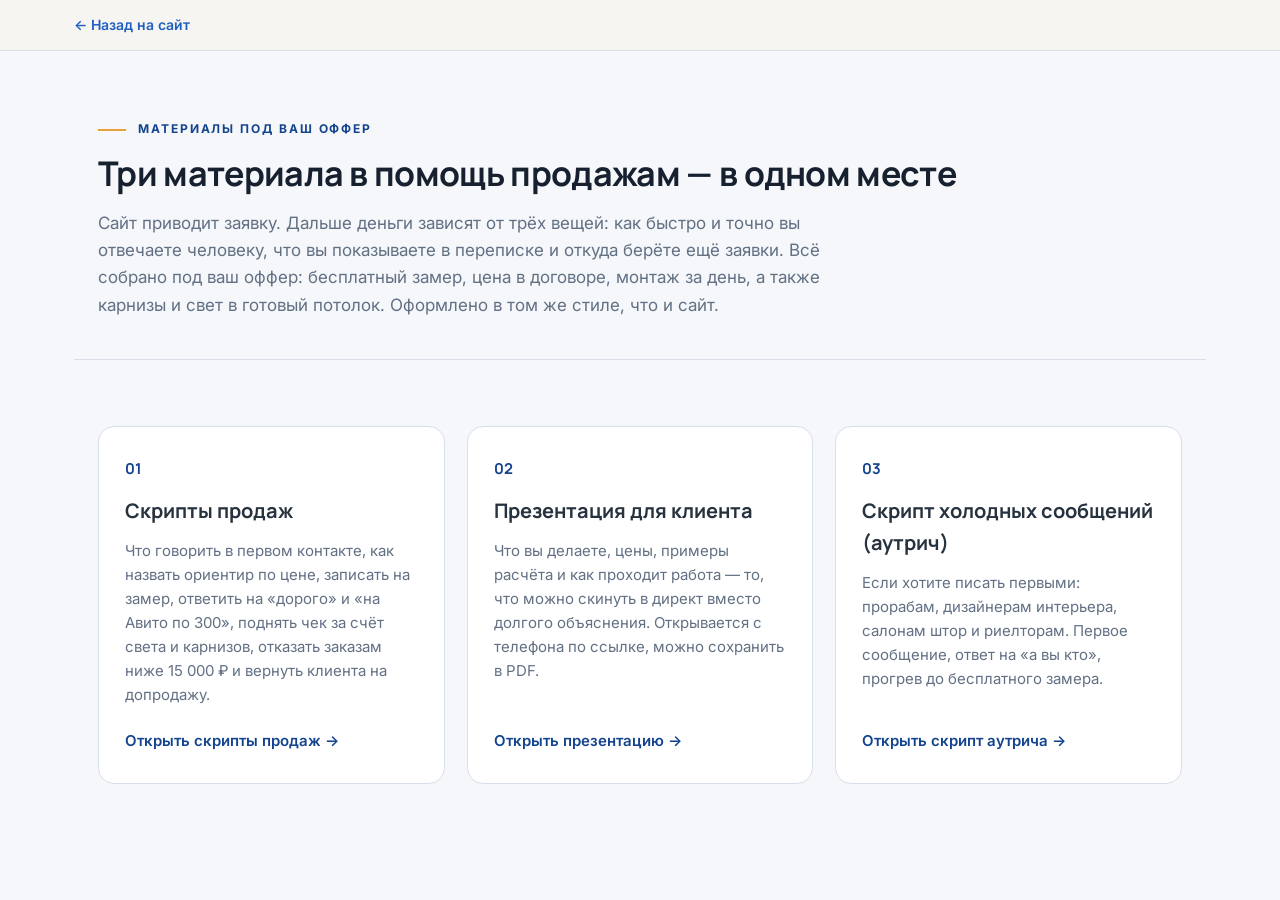
<file: materials.html>
<!DOCTYPE html>
<html lang="ru">
<head>
<meta charset="UTF-8">
<meta name="viewport" content="width=device-width, initial-scale=1.0">
<title>Материалы для продаж — Потолок №1</title>
<meta name="robots" content="noindex">
<link rel="icon" href="img/favicon.svg" type="image/svg+xml">
<link rel="preconnect" href="https://fonts.googleapis.com">
<link rel="preconnect" href="https://fonts.gstatic.com" crossorigin>
<link href="https://fonts.googleapis.com/css2?family=Manrope:wght@500;600;700;800&family=Inter:wght@400;500;600;700&display=swap" rel="stylesheet">
<link rel="stylesheet" href="styles.css">
<link rel="stylesheet" href="materials.css">
</head>
<body>

<div class="doc-bar">
  <div class="doc-bar__inner">
    <a href="index.html" class="doc-bar__back">← <span>Назад на сайт</span></a>
    <div class="doc-actions-wrap doc-bar__actions">
    </div>
  </div>
</div>

<div class="container">
  <section class="doc-hero">
    <p class="section-tag">Материалы под ваш оффер</p>
    <h1>Три материала в помощь продажам — в одном месте</h1>
    <p class="doc-hero__lead">Сайт приводит заявку. Дальше деньги зависят от трёх вещей: как быстро и точно вы отвечаете человеку, что вы показываете в переписке и откуда берёте ещё заявки. Всё собрано под ваш оффер: бесплатный замер, цена в договоре, монтаж за день, а также карнизы и свет в готовый потолок. Оформлено в том же стиле, что и сайт.</p>
  </section>

  <section class="doc-section">
    <div class="hub-grid">

      <div class="hub-card">
        <span class="hub-card__num">01</span>
        <p class="hub-card__title">Скрипты продаж</p>
        <p class="hub-card__lead">Что говорить в первом контакте, как назвать ориентир по цене, записать на замер, ответить на «дорого» и «на Авито по 300», поднять чек за счёт света и карнизов, отказать заказам ниже 15 000 ₽ и вернуть клиента на допродажу.</p>
        <a href="scripts.html" class="hub-card__link">Открыть скрипты продаж →</a>
      </div>

      <div class="hub-card">
        <span class="hub-card__num">02</span>
        <p class="hub-card__title">Презентация для клиента</p>
        <p class="hub-card__lead">Что вы делаете, цены, примеры расчёта и как проходит работа — то, что можно скинуть в директ вместо долгого объяснения. Открывается с телефона по ссылке, можно сохранить в PDF.</p>
        <a href="presentation.html" class="hub-card__link">Открыть презентацию →</a>
      </div>

      <div class="hub-card">
        <span class="hub-card__num">03</span>
        <p class="hub-card__title">Скрипт холодных сообщений (аутрич)</p>
        <p class="hub-card__lead">Если хотите писать первыми: прорабам, дизайнерам интерьера, салонам штор и риелторам. Первое сообщение, ответ на «а вы кто», прогрев до бесплатного замера.</p>
        <a href="outreach.html" class="hub-card__link">Открыть скрипт аутрича →</a>
      </div>

    </div>
  </section>

</div>

<script src="script.js"></script>
</body>
</html>
</file>
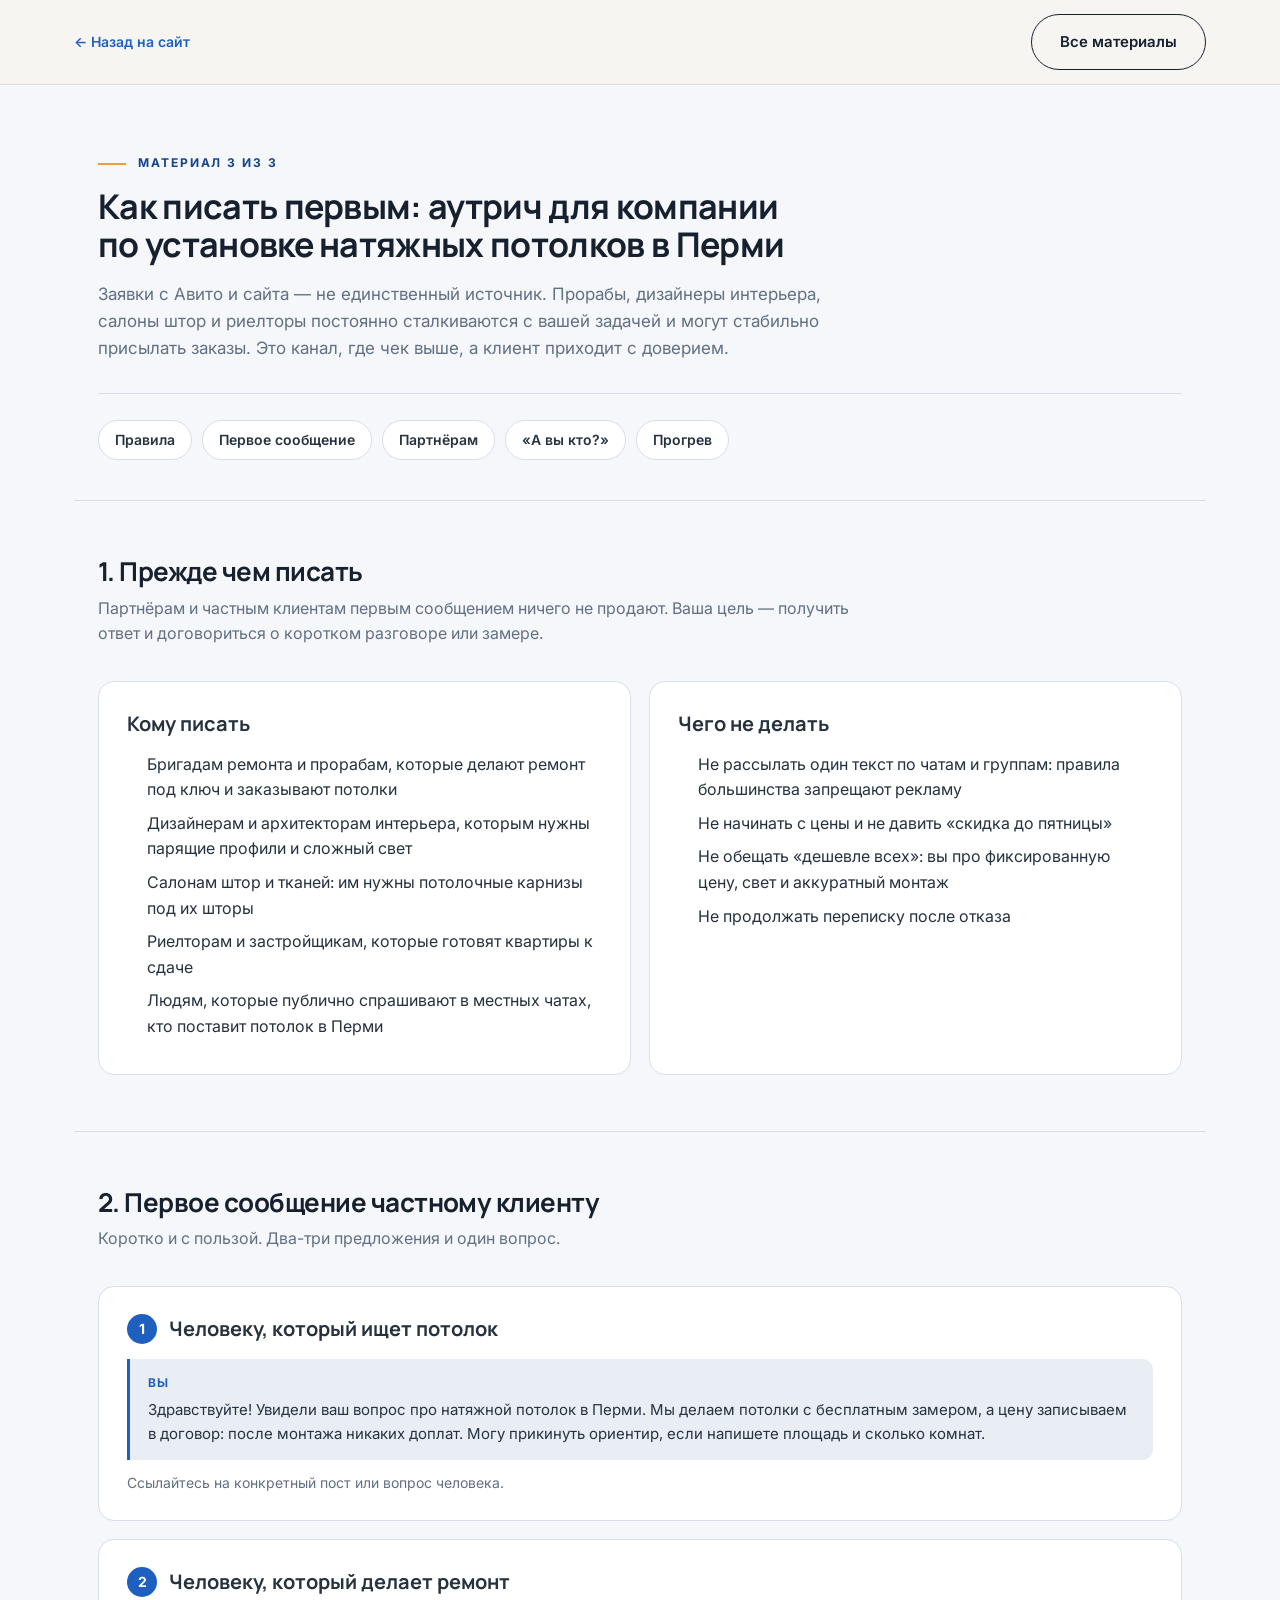
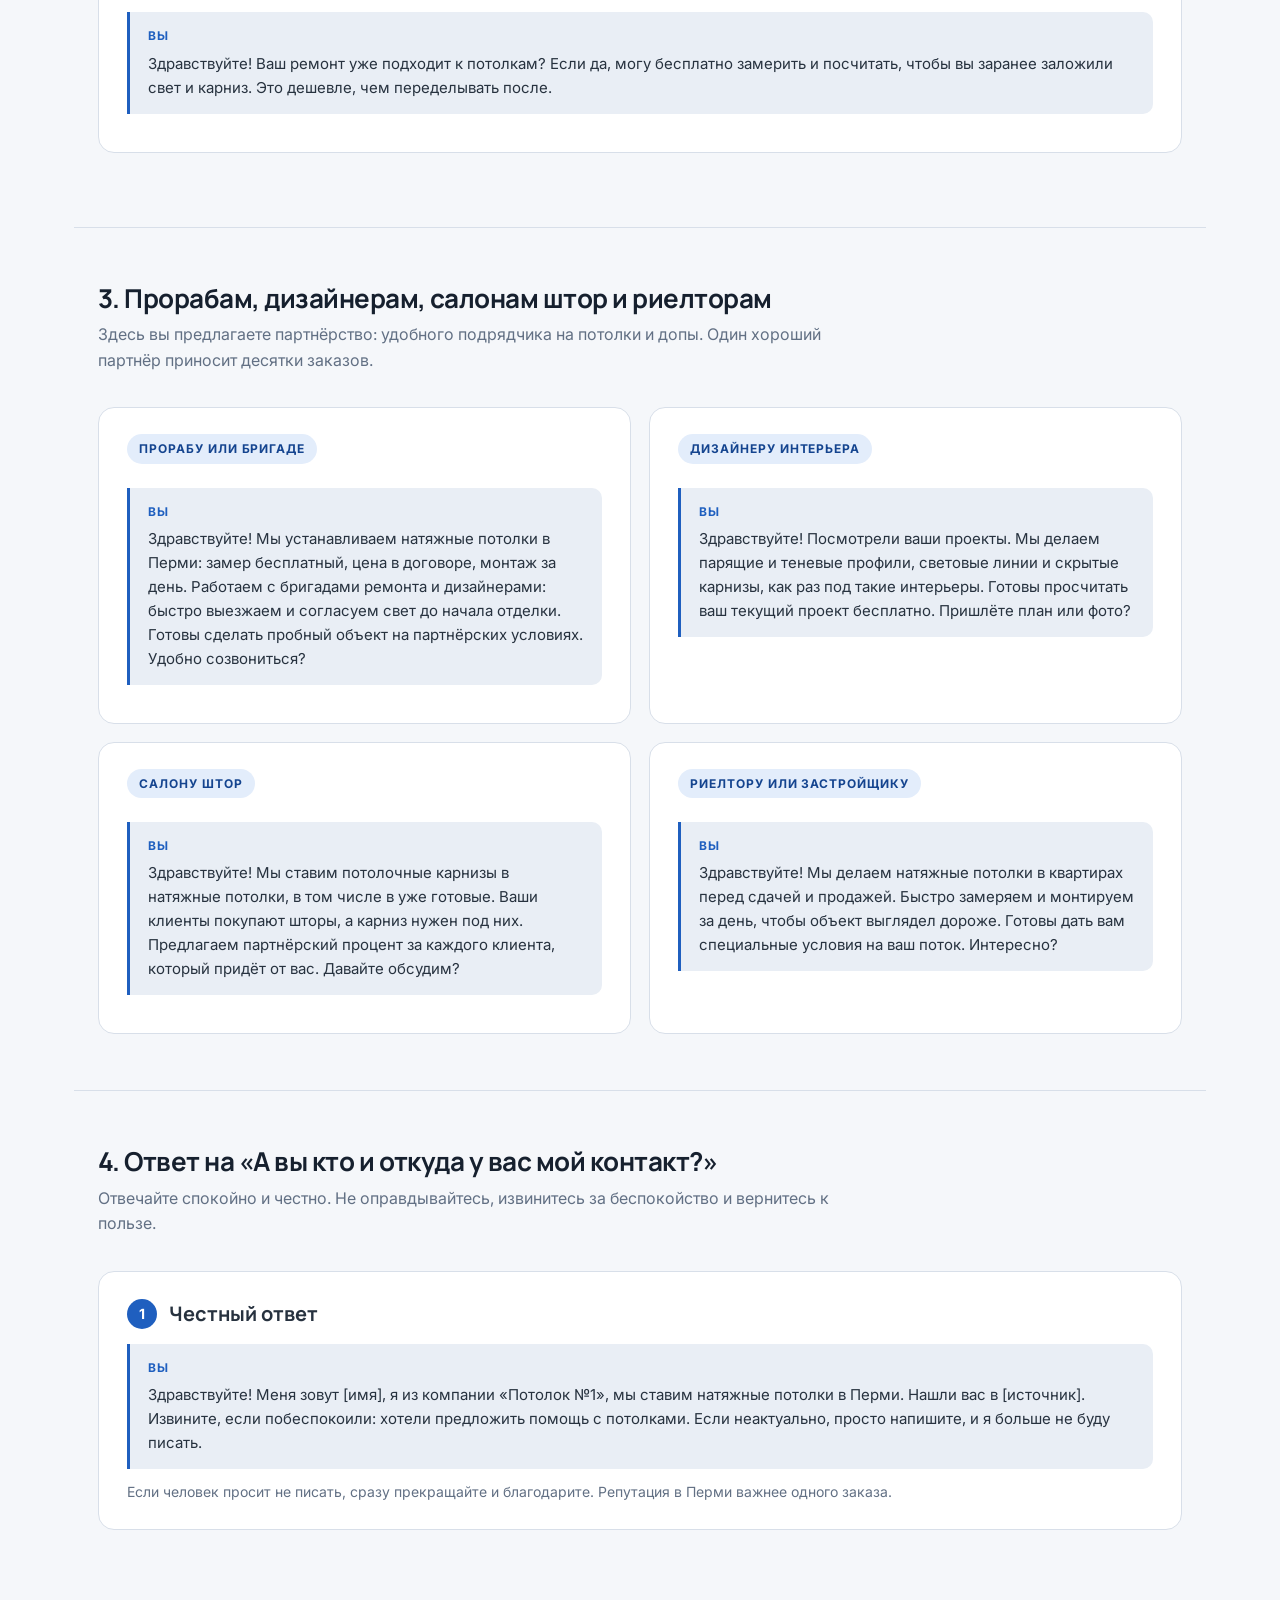
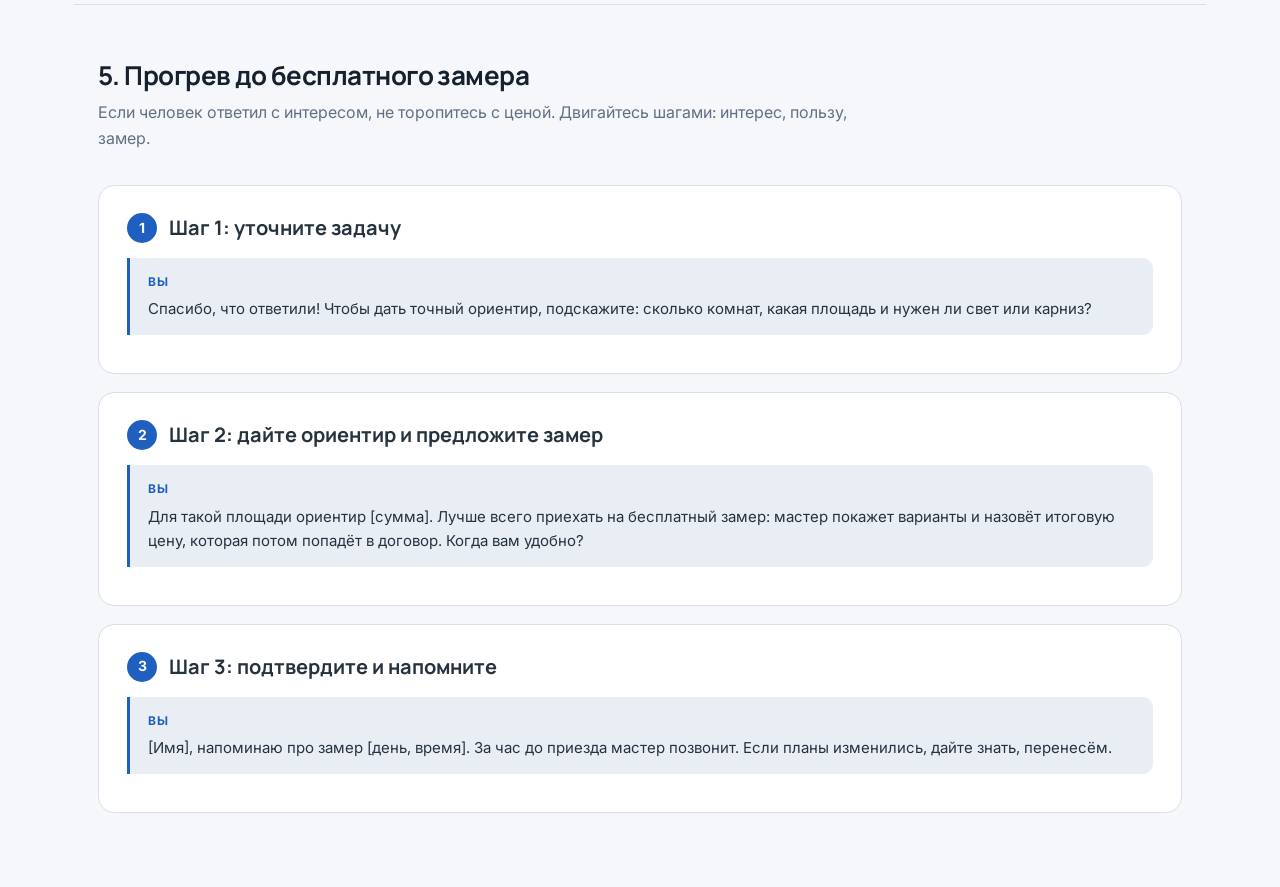
<file: outreach.html>
<!DOCTYPE html>
<html lang="ru">
<head>
<meta charset="UTF-8">
<meta name="viewport" content="width=device-width, initial-scale=1.0">
<title>Аутрич: как писать первым — Потолок №1</title>
<meta name="robots" content="noindex">
<link rel="icon" href="img/favicon.svg" type="image/svg+xml">
<link rel="preconnect" href="https://fonts.googleapis.com">
<link rel="preconnect" href="https://fonts.gstatic.com" crossorigin>
<link href="https://fonts.googleapis.com/css2?family=Manrope:wght@500;600;700;800&family=Inter:wght@400;500;600;700&display=swap" rel="stylesheet">
<link rel="stylesheet" href="styles.css">
<link rel="stylesheet" href="materials.css">
</head>
<body>

<div class="doc-bar">
  <div class="doc-bar__inner">
    <a href="index.html" class="doc-bar__back">← <span>Назад на сайт</span></a>
    <div class="doc-actions-wrap doc-bar__actions">
      <a href="materials.html" class="btn btn--outline">Все материалы</a>
    </div>
  </div>
</div>

<div class="container">
  <section class="doc-hero">
    <p class="section-tag">Материал 3 из 3</p>
    <h1>Как писать первым: аутрич для компании по установке натяжных потолков в Перми</h1>
    <p class="doc-hero__lead">Заявки с Авито и сайта — не единственный источник. Прорабы, дизайнеры интерьера, салоны штор и риелторы постоянно сталкиваются с вашей задачей и могут стабильно присылать заказы. Это канал, где чек выше, а клиент приходит с доверием.</p>
    <nav class="toc">
      <a href="#rules">Правила</a><a href="#first">Первое сообщение</a><a href="#partners">Партнёрам</a><a href="#reply">«А вы кто?»</a><a href="#follow">Прогрев</a>
    </nav>
  </section>

  <section class="doc-section" id="rules">
    <h2>1. Прежде чем писать</h2>
    <p class="doc-section__lead">Партнёрам и частным клиентам первым сообщением ничего не продают. Ваша цель — получить ответ и договориться о коротком разговоре или замере.</p>
    <div class="grid-2">
    <div class="card">
      <p class="card__title">Кому писать</p>
      <ul class="ul"><li>Бригадам ремонта и прорабам, которые делают ремонт под ключ и заказывают потолки</li><li>Дизайнерам и архитекторам интерьера, которым нужны парящие профили и сложный свет</li><li>Салонам штор и тканей: им нужны потолочные карнизы под их шторы</li><li>Риелторам и застройщикам, которые готовят квартиры к сдаче</li><li>Людям, которые публично спрашивают в местных чатах, кто поставит потолок в Перми</li></ul>
    </div>
    <div class="card">
      <p class="card__title">Чего не делать</p>
      <ul class="ul"><li>Не рассылать один текст по чатам и группам: правила большинства запрещают рекламу</li><li>Не начинать с цены и не давить «скидка до пятницы»</li><li>Не обещать «дешевле всех»: вы про фиксированную цену, свет и аккуратный монтаж</li><li>Не продолжать переписку после отказа</li></ul>
    </div>
    </div>
  </section>

  <section class="doc-section" id="first">
    <h2>2. Первое сообщение частному клиенту</h2>
    <p class="doc-section__lead">Коротко и с пользой. Два-три предложения и один вопрос.</p>
    <div class="card">
      <div class="card__head"><span class="card__step">1</span><p class="card__title">Человеку, который ищет потолок</p></div>
      <div class="say"><span class="say__who">Вы</span>Здравствуйте! Увидели ваш вопрос про натяжной потолок в Перми. Мы делаем потолки с бесплатным замером, а цену записываем в договор: после монтажа никаких доплат. Могу прикинуть ориентир, если напишете площадь и сколько комнат.</div><p class="card__note">Ссылайтесь на конкретный пост или вопрос человека.</p>
    </div>
    <div class="card">
      <div class="card__head"><span class="card__step">2</span><p class="card__title">Человеку, который делает ремонт</p></div>
      <div class="say"><span class="say__who">Вы</span>Здравствуйте! Ваш ремонт уже подходит к потолкам? Если да, могу бесплатно замерить и посчитать, чтобы вы заранее заложили свет и карниз. Это дешевле, чем переделывать после.</div>
    </div>
  </section>

  <section class="doc-section" id="partners">
    <h2>3. Прорабам, дизайнерам, салонам штор и риелторам</h2>
    <p class="doc-section__lead">Здесь вы предлагаете партнёрство: удобного подрядчика на потолки и допы. Один хороший партнёр приносит десятки заказов.</p>
    <div class="grid-2">
    <div class="card">
      <span class="tag">Прорабу или бригаде</span>
      <div class="say"><span class="say__who">Вы</span>Здравствуйте! Мы устанавливаем натяжные потолки в Перми: замер бесплатный, цена в договоре, монтаж за день. Работаем с бригадами ремонта и дизайнерами: быстро выезжаем и согласуем свет до начала отделки. Готовы сделать пробный объект на партнёрских условиях. Удобно созвониться?</div>
    </div>
    <div class="card">
      <span class="tag">Дизайнеру интерьера</span>
      <div class="say"><span class="say__who">Вы</span>Здравствуйте! Посмотрели ваши проекты. Мы делаем парящие и теневые профили, световые линии и скрытые карнизы, как раз под такие интерьеры. Готовы просчитать ваш текущий проект бесплатно. Пришлёте план или фото?</div>
    </div>
    <div class="card">
      <span class="tag">Салону штор</span>
      <div class="say"><span class="say__who">Вы</span>Здравствуйте! Мы ставим потолочные карнизы в натяжные потолки, в том числе в уже готовые. Ваши клиенты покупают шторы, а карниз нужен под них. Предлагаем партнёрский процент за каждого клиента, который придёт от вас. Давайте обсудим?</div>
    </div>
    <div class="card">
      <span class="tag">Риелтору или застройщику</span>
      <div class="say"><span class="say__who">Вы</span>Здравствуйте! Мы делаем натяжные потолки в квартирах перед сдачей и продажей. Быстро замеряем и монтируем за день, чтобы объект выглядел дороже. Готовы дать вам специальные условия на ваш поток. Интересно?</div>
    </div>
    </div>
  </section>

  <section class="doc-section" id="reply">
    <h2>4. Ответ на «А вы кто и откуда у вас мой контакт?»</h2>
    <p class="doc-section__lead">Отвечайте спокойно и честно. Не оправдывайтесь, извинитесь за беспокойство и вернитесь к пользе.</p>
    <div class="card">
      <div class="card__head"><span class="card__step">1</span><p class="card__title">Честный ответ</p></div>
      <div class="say"><span class="say__who">Вы</span>Здравствуйте! Меня зовут [имя], я из компании «Потолок №1», мы ставим натяжные потолки в Перми. Нашли вас в [источник]. Извините, если побеспокоили: хотели предложить помощь с потолками. Если неактуально, просто напишите, и я больше не буду писать.</div><p class="card__note">Если человек просит не писать, сразу прекращайте и благодарите. Репутация в Перми важнее одного заказа.</p>
    </div>
  </section>

  <section class="doc-section" id="follow">
    <h2>5. Прогрев до бесплатного замера</h2>
    <p class="doc-section__lead">Если человек ответил с интересом, не торопитесь с ценой. Двигайтесь шагами: интерес, пользу, замер.</p>
    <div class="card">
      <div class="card__head"><span class="card__step">1</span><p class="card__title">Шаг 1: уточните задачу</p></div>
      <div class="say"><span class="say__who">Вы</span>Спасибо, что ответили! Чтобы дать точный ориентир, подскажите: сколько комнат, какая площадь и нужен ли свет или карниз?</div>
    </div>
    <div class="card">
      <div class="card__head"><span class="card__step">2</span><p class="card__title">Шаг 2: дайте ориентир и предложите замер</p></div>
      <div class="say"><span class="say__who">Вы</span>Для такой площади ориентир [сумма]. Лучше всего приехать на бесплатный замер: мастер покажет варианты и назовёт итоговую цену, которая потом попадёт в договор. Когда вам удобно?</div>
    </div>
    <div class="card">
      <div class="card__head"><span class="card__step">3</span><p class="card__title">Шаг 3: подтвердите и напомните</p></div>
      <div class="say"><span class="say__who">Вы</span>[Имя], напоминаю про замер [день, время]. За час до приезда мастер позвонит. Если планы изменились, дайте знать, перенесём.</div>
    </div>
  </section>


</div>

<script src="script.js"></script>
</body>
</html>
</file>
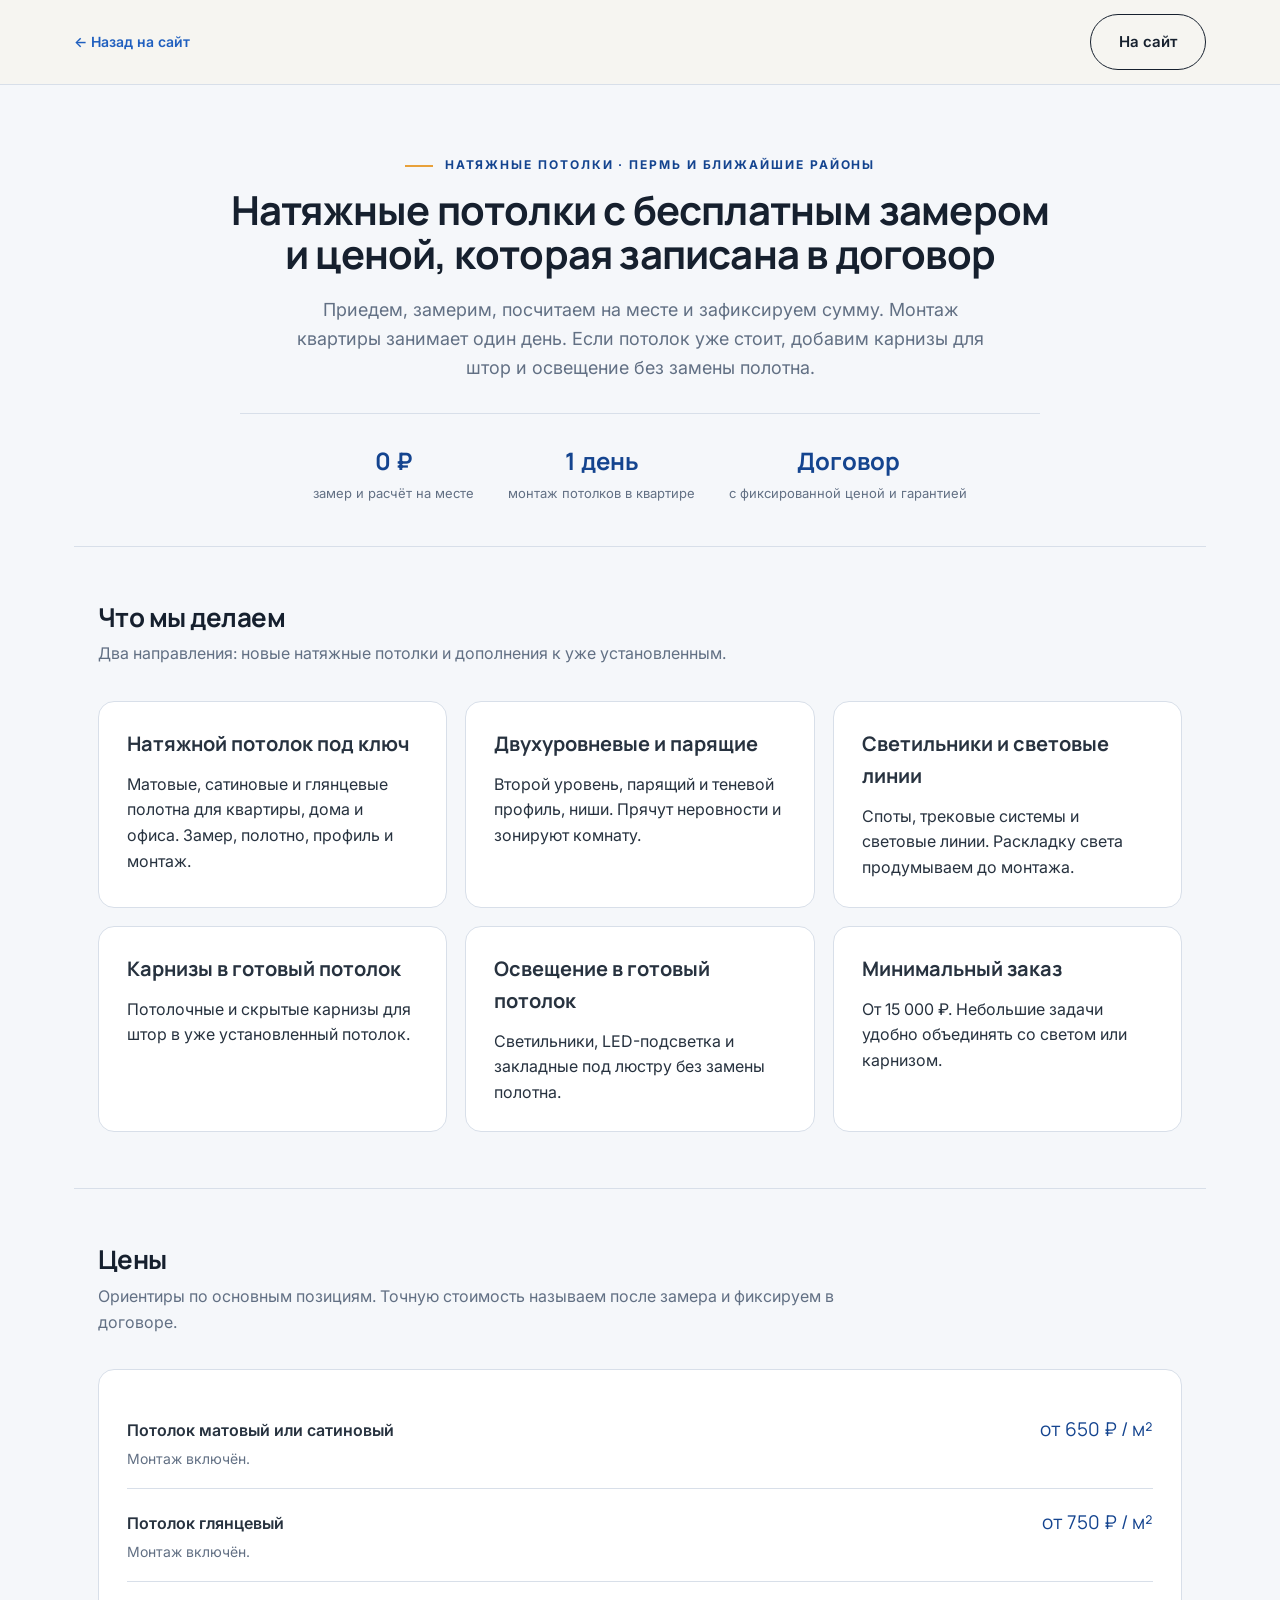
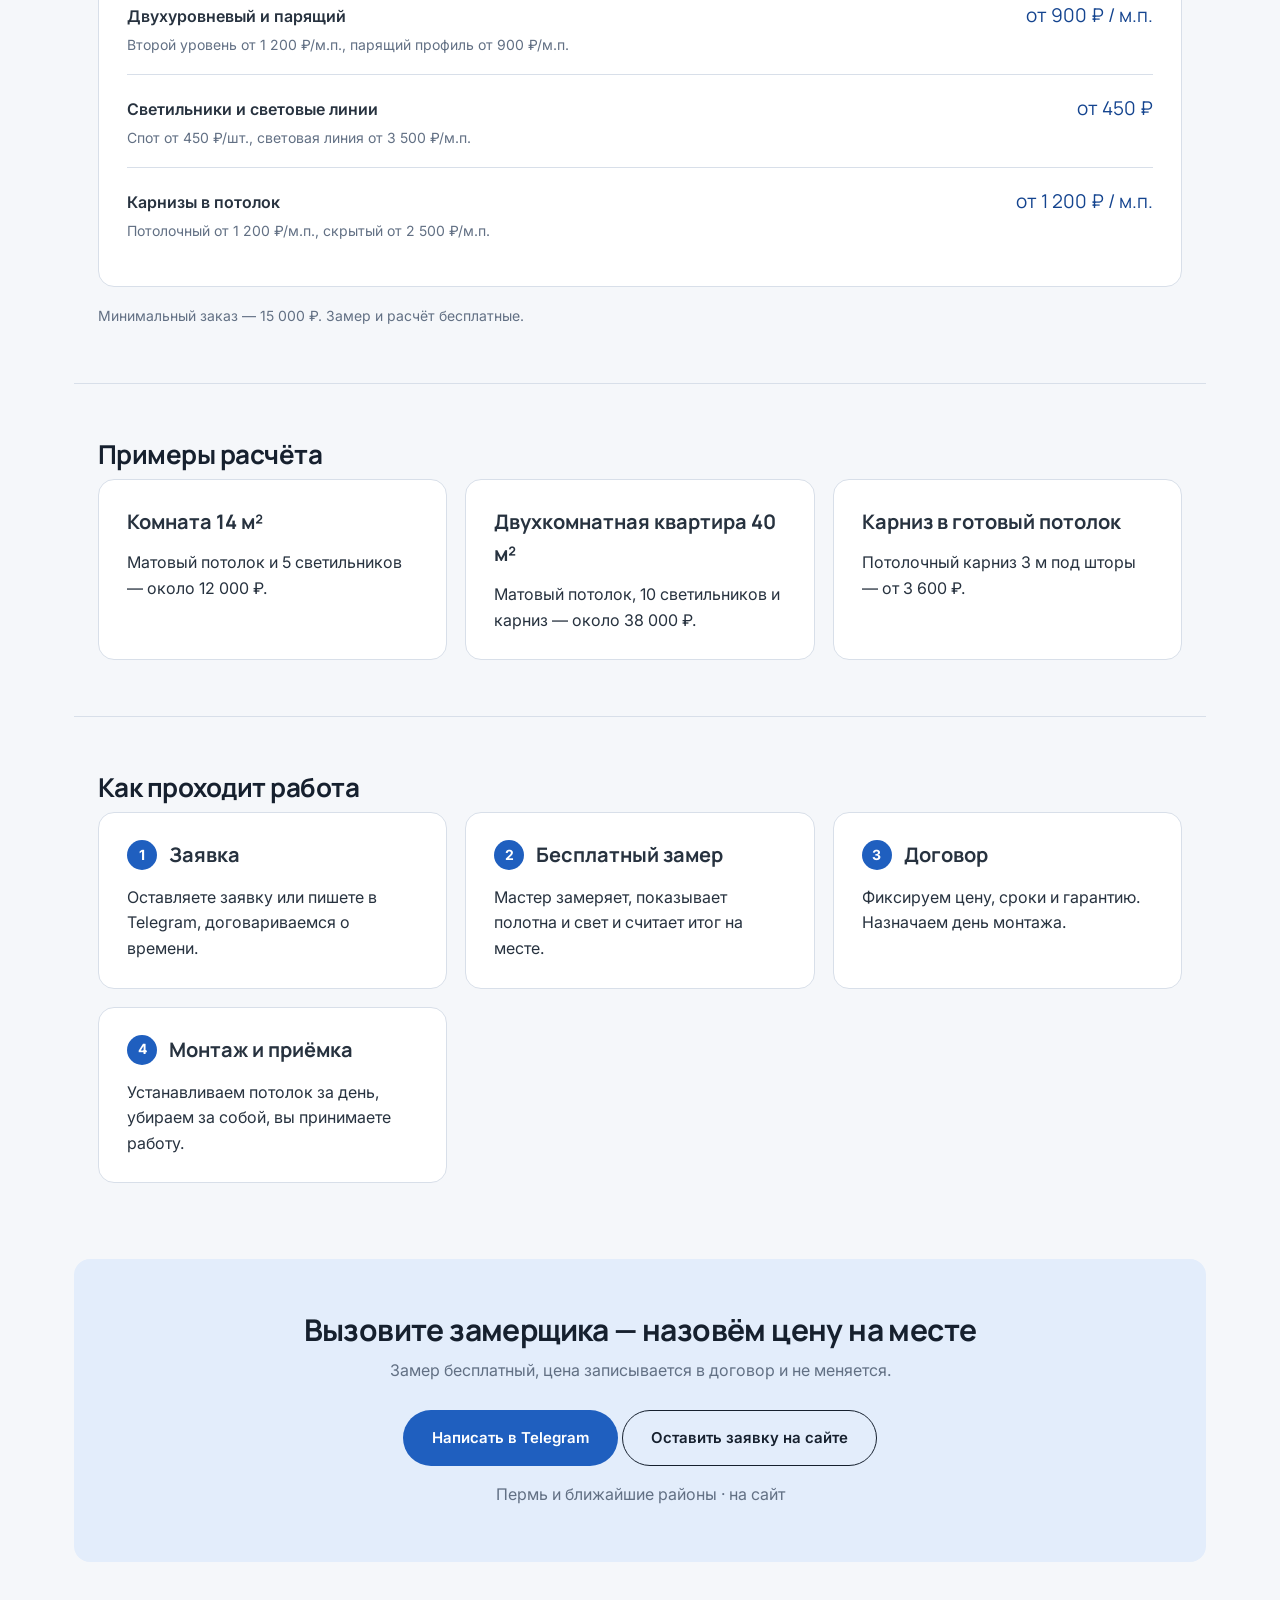
<file: presentation.html>
<!DOCTYPE html>
<html lang="ru">
<head>
<meta charset="UTF-8">
<meta name="viewport" content="width=device-width, initial-scale=1.0">
<title>Потолок №1 — натяжные потолки в Перми</title>
<meta name="robots" content="noindex">
<link rel="icon" href="img/favicon.svg" type="image/svg+xml">
<link rel="preconnect" href="https://fonts.googleapis.com">
<link rel="preconnect" href="https://fonts.gstatic.com" crossorigin>
<link href="https://fonts.googleapis.com/css2?family=Manrope:wght@500;600;700;800&family=Inter:wght@400;500;600;700&display=swap" rel="stylesheet">
<link rel="stylesheet" href="styles.css">
<link rel="stylesheet" href="materials.css">
</head>
<body>

<div class="doc-bar">
  <div class="doc-bar__inner">
    <a href="index.html" class="doc-bar__back">← <span>Назад на сайт</span></a>
    <div class="doc-actions-wrap doc-bar__actions">
      <a href="index.html" class="btn btn--outline">На сайт</a>
    </div>
  </div>
</div>

<div class="container">
  <section class="pitch">
    <p class="section-tag eyebrow--center">Натяжные потолки · Пермь и ближайшие районы</p>
    <h1>Натяжные потолки с бесплатным замером и ценой, которая записана в договор</h1>
    <p class="pitch__lead">Приедем, замерим, посчитаем на месте и зафиксируем сумму. Монтаж квартиры занимает один день. Если потолок уже стоит, добавим карнизы для штор и освещение без замены полотна.</p>
    <div class="pitch__meta">
      <div><b>0 ₽</b><span>замер и расчёт на месте</span></div>
      <div><b>1 день</b><span>монтаж потолков в квартире</span></div>
      <div><b>Договор</b><span>с фиксированной ценой и гарантией</span></div>
    </div>
  </section>

  <section class="doc-section">
    <h2>Что мы делаем</h2>
    <p class="doc-section__lead">Два направления: новые натяжные потолки и дополнения к уже установленным.</p>
    <div class="grid-3">
      <div class="card"><p class="card__title">Натяжной потолок под ключ</p><p>Матовые, сатиновые и глянцевые полотна для квартиры, дома и офиса. Замер, полотно, профиль и монтаж.</p></div>
      <div class="card"><p class="card__title">Двухуровневые и парящие</p><p>Второй уровень, парящий и теневой профиль, ниши. Прячут неровности и зонируют комнату.</p></div>
      <div class="card"><p class="card__title">Светильники и световые линии</p><p>Споты, трековые системы и световые линии. Раскладку света продумываем до монтажа.</p></div>
      <div class="card"><p class="card__title">Карнизы в готовый потолок</p><p>Потолочные и скрытые карнизы для штор в уже установленный потолок.</p></div>
      <div class="card"><p class="card__title">Освещение в готовый потолок</p><p>Светильники, LED-подсветка и закладные под люстру без замены полотна.</p></div>
      <div class="card"><p class="card__title">Минимальный заказ</p><p>От 15 000 ₽. Небольшие задачи удобно объединять со светом или карнизом.</p></div>
    </div>
  </section>

  <section class="doc-section">
    <h2>Цены</h2>
    <p class="doc-section__lead">Ориентиры по основным позициям. Точную стоимость называем после замера и фиксируем в договоре.</p>
    <div class="card">
      <div class="offer">
        <div><span class="offer__name">Потолок матовый или сатиновый</span><span class="offer__desc">Монтаж включён.</span></div>
        <span class="offer__price">от 650 ₽ / м²</span>
      </div>
      <div class="offer">
        <div><span class="offer__name">Потолок глянцевый</span><span class="offer__desc">Монтаж включён.</span></div>
        <span class="offer__price">от 750 ₽ / м²</span>
      </div>
      <div class="offer">
        <div><span class="offer__name">Двухуровневый и парящий</span><span class="offer__desc">Второй уровень от 1 200 ₽/м.п., парящий профиль от 900 ₽/м.п.</span></div>
        <span class="offer__price">от 900 ₽ / м.п.</span>
      </div>
      <div class="offer">
        <div><span class="offer__name">Светильники и световые линии</span><span class="offer__desc">Спот от 450 ₽/шт., световая линия от 3 500 ₽/м.п.</span></div>
        <span class="offer__price">от 450 ₽</span>
      </div>
      <div class="offer">
        <div><span class="offer__name">Карнизы в потолок</span><span class="offer__desc">Потолочный от 1 200 ₽/м.п., скрытый от 2 500 ₽/м.п.</span></div>
        <span class="offer__price">от 1 200 ₽ / м.п.</span>
      </div>
    </div>
    <p class="card__note" style="margin-top:14px">Минимальный заказ — 15 000 ₽. Замер и расчёт бесплатные.</p>
  </section>

  <section class="doc-section">
    <h2>Примеры расчёта</h2>
    <div class="grid-3">
      <div class="card"><p class="card__title">Комната 14 м²</p><p>Матовый потолок и 5 светильников — около 12 000 ₽.</p></div>
      <div class="card"><p class="card__title">Двухкомнатная квартира 40 м²</p><p>Матовый потолок, 10 светильников и карниз — около 38 000 ₽.</p></div>
      <div class="card"><p class="card__title">Карниз в готовый потолок</p><p>Потолочный карниз 3 м под шторы — от 3 600 ₽.</p></div>
    </div>
  </section>

  <section class="doc-section">
    <h2>Как проходит работа</h2>
    <div class="grid-3">
      <div class="card"><div class="card__head"><span class="card__step">1</span><p class="card__title">Заявка</p></div><p>Оставляете заявку или пишете в Telegram, договариваемся о времени.</p></div>
      <div class="card"><div class="card__head"><span class="card__step">2</span><p class="card__title">Бесплатный замер</p></div><p>Мастер замеряет, показывает полотна и свет и считает итог на месте.</p></div>
      <div class="card"><div class="card__head"><span class="card__step">3</span><p class="card__title">Договор</p></div><p>Фиксируем цену, сроки и гарантию. Назначаем день монтажа.</p></div>
      <div class="card"><div class="card__head"><span class="card__step">4</span><p class="card__title">Монтаж и приёмка</p></div><p>Устанавливаем потолок за день, убираем за собой, вы принимаете работу.</p></div>
    </div>
  </section>

  <section class="cta-final">
    <h2>Вызовите замерщика — назовём цену на месте</h2>
    <p>Замер бесплатный, цена записывается в договор и не меняется.</p>
    <a href="https://t.me/tematsvetkov" target="_blank" rel="noopener" class="btn btn--primary">Написать в Telegram</a> <a href="index.html#contact" class="btn btn--outline">Оставить заявку на сайте</a>
    <p style="margin-top:16px;margin-bottom:0">Пермь и ближайшие районы · <a href="index.html">на сайт</a></p>
  </section>

</div>

<script src="script.js"></script>
</body>
</html>
</file>
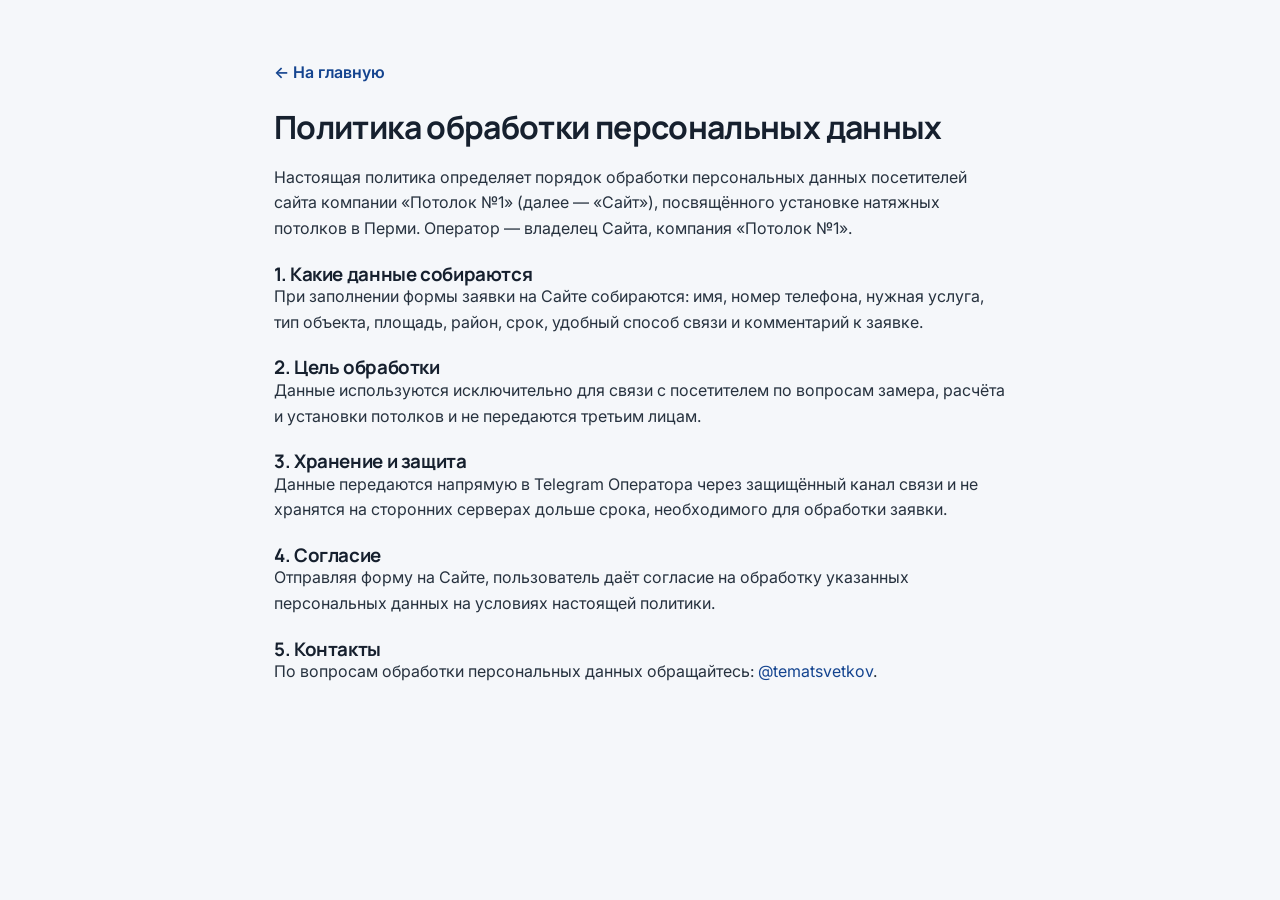
<file: privacy.html>
<!DOCTYPE html>
<html lang="ru">
<head>
<meta charset="UTF-8">
<meta name="viewport" content="width=device-width, initial-scale=1.0">
<title>Политика обработки персональных данных — Потолок №1</title>
<link rel="icon" href="img/favicon.svg" type="image/svg+xml">
<link href="https://fonts.googleapis.com/css2?family=Manrope:wght@600;800&family=Inter:wght@400;600&display=swap" rel="stylesheet">
<link rel="stylesheet" href="styles.css">
</head>
<body>
<div class="container" style="padding: 60px 24px; max-width: 780px;">
  <a href="index.html" style="color: var(--clr-accent-dark); font-weight: 600;">← На главную</a>
  <h1 style="margin-top: 24px; margin-bottom: 20px; font-size: 32px;">Политика обработки персональных данных</h1>
  <p>Настоящая политика определяет порядок обработки персональных данных посетителей сайта компании «Потолок №1» (далее — «Сайт»), посвящённого установке натяжных потолков в Перми. Оператор — владелец Сайта, компания «Потолок №1».</p>
  <h3 style="margin-top:22px">1. Какие данные собираются</h3>
  <p>При заполнении формы заявки на Сайте собираются: имя, номер телефона, нужная услуга, тип объекта, площадь, район, срок, удобный способ связи и комментарий к заявке.</p>
  <h3 style="margin-top:22px">2. Цель обработки</h3>
  <p>Данные используются исключительно для связи с посетителем по вопросам замера, расчёта и установки потолков и не передаются третьим лицам.</p>
  <h3 style="margin-top:22px">3. Хранение и защита</h3>
  <p>Данные передаются напрямую в Telegram Оператора через защищённый канал связи и не хранятся на сторонних серверах дольше срока, необходимого для обработки заявки.</p>
  <h3 style="margin-top:22px">4. Согласие</h3>
  <p>Отправляя форму на Сайте, пользователь даёт согласие на обработку указанных персональных данных на условиях настоящей политики.</p>
  <h3 style="margin-top:22px">5. Контакты</h3>
  <p>По вопросам обработки персональных данных обращайтесь: <a href="https://t.me/tematsvetkov" target="_blank" rel="noopener" style="color:var(--clr-accent-dark)">@tematsvetkov</a>.</p>
</div>
</body>
</html>
</file>
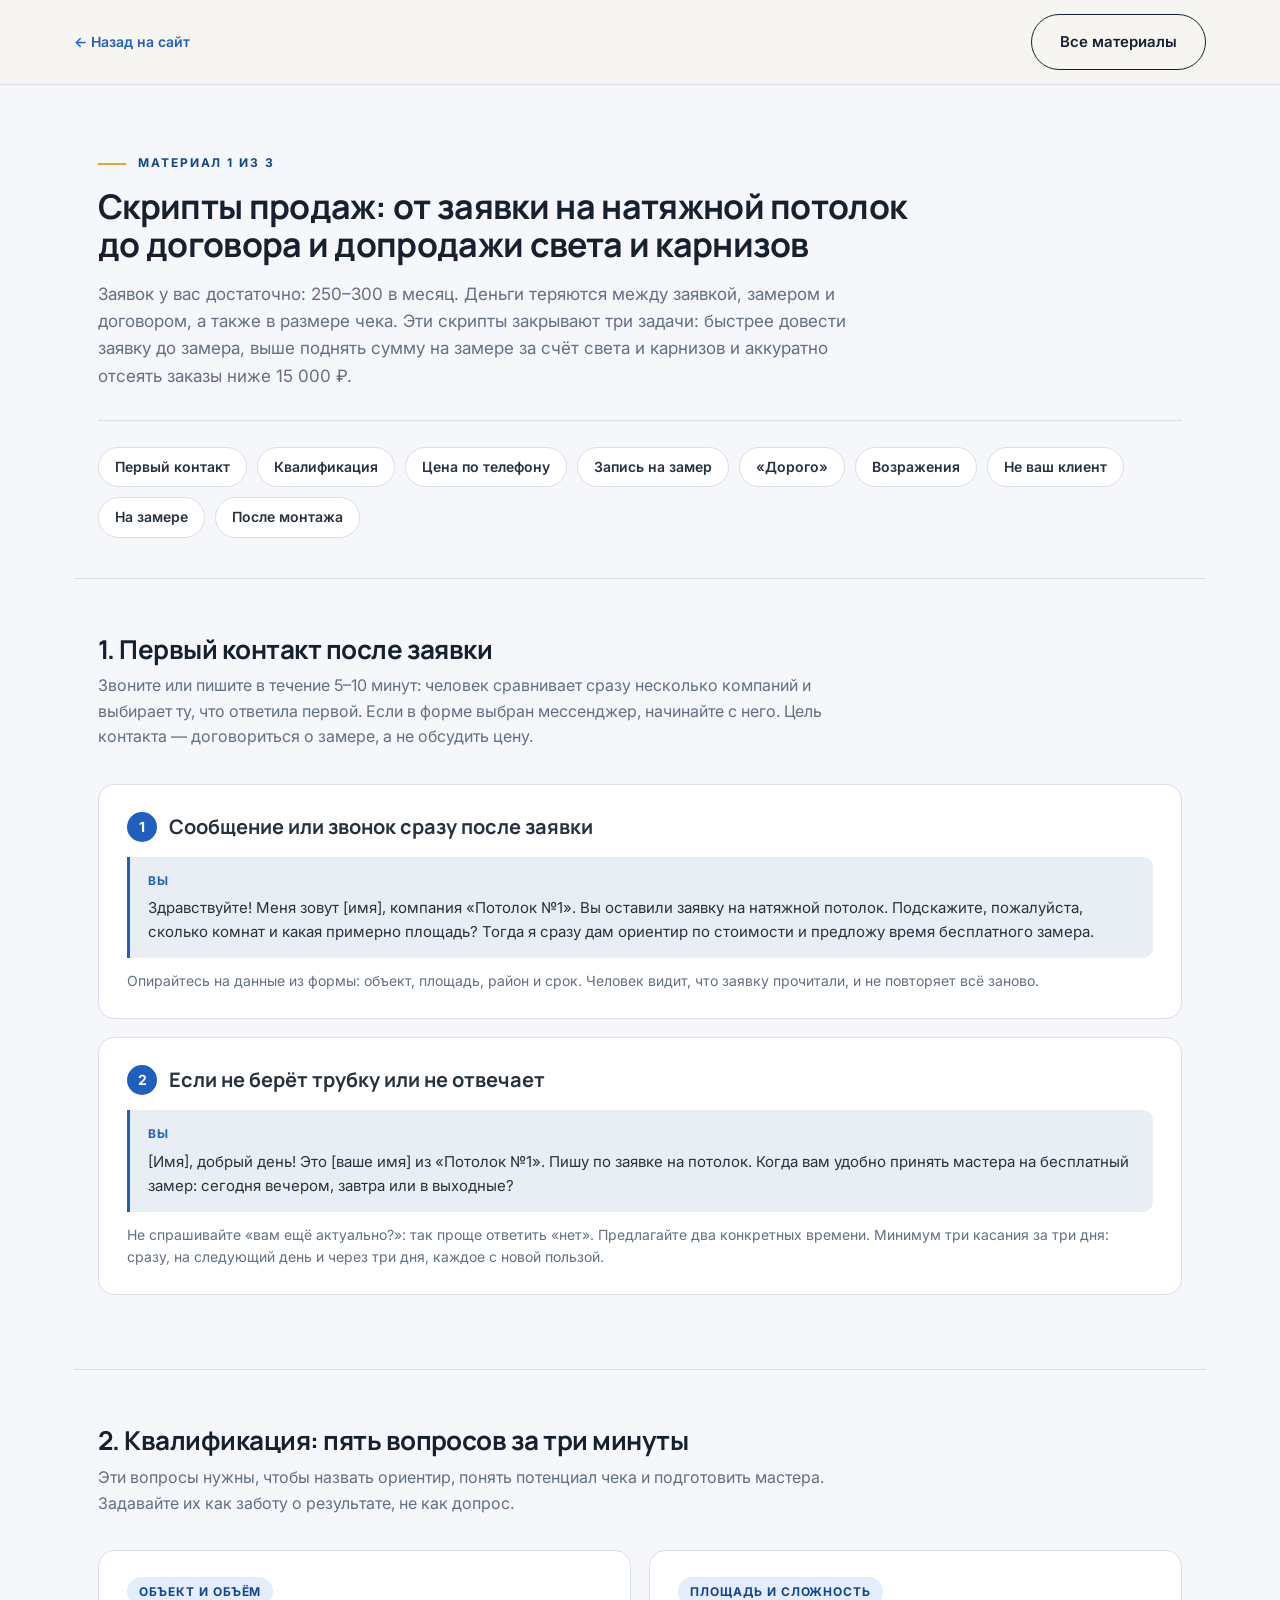
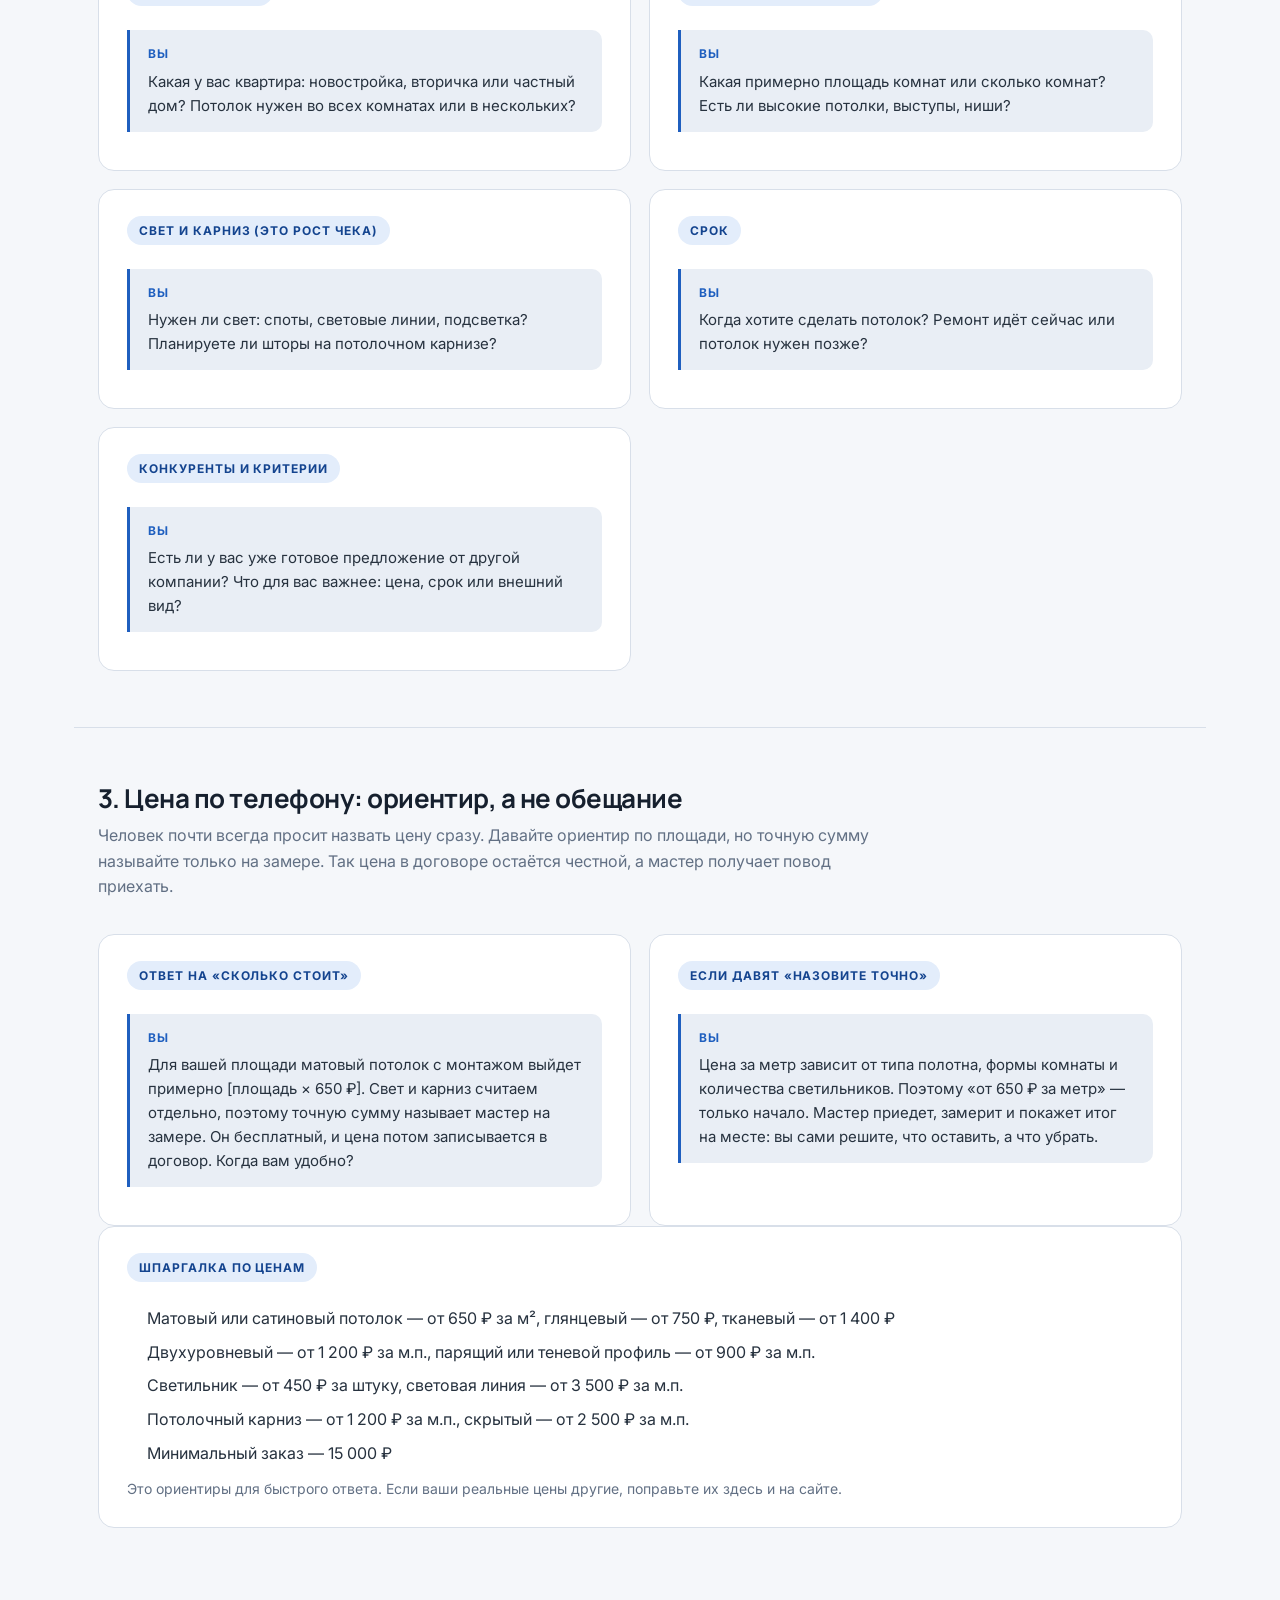
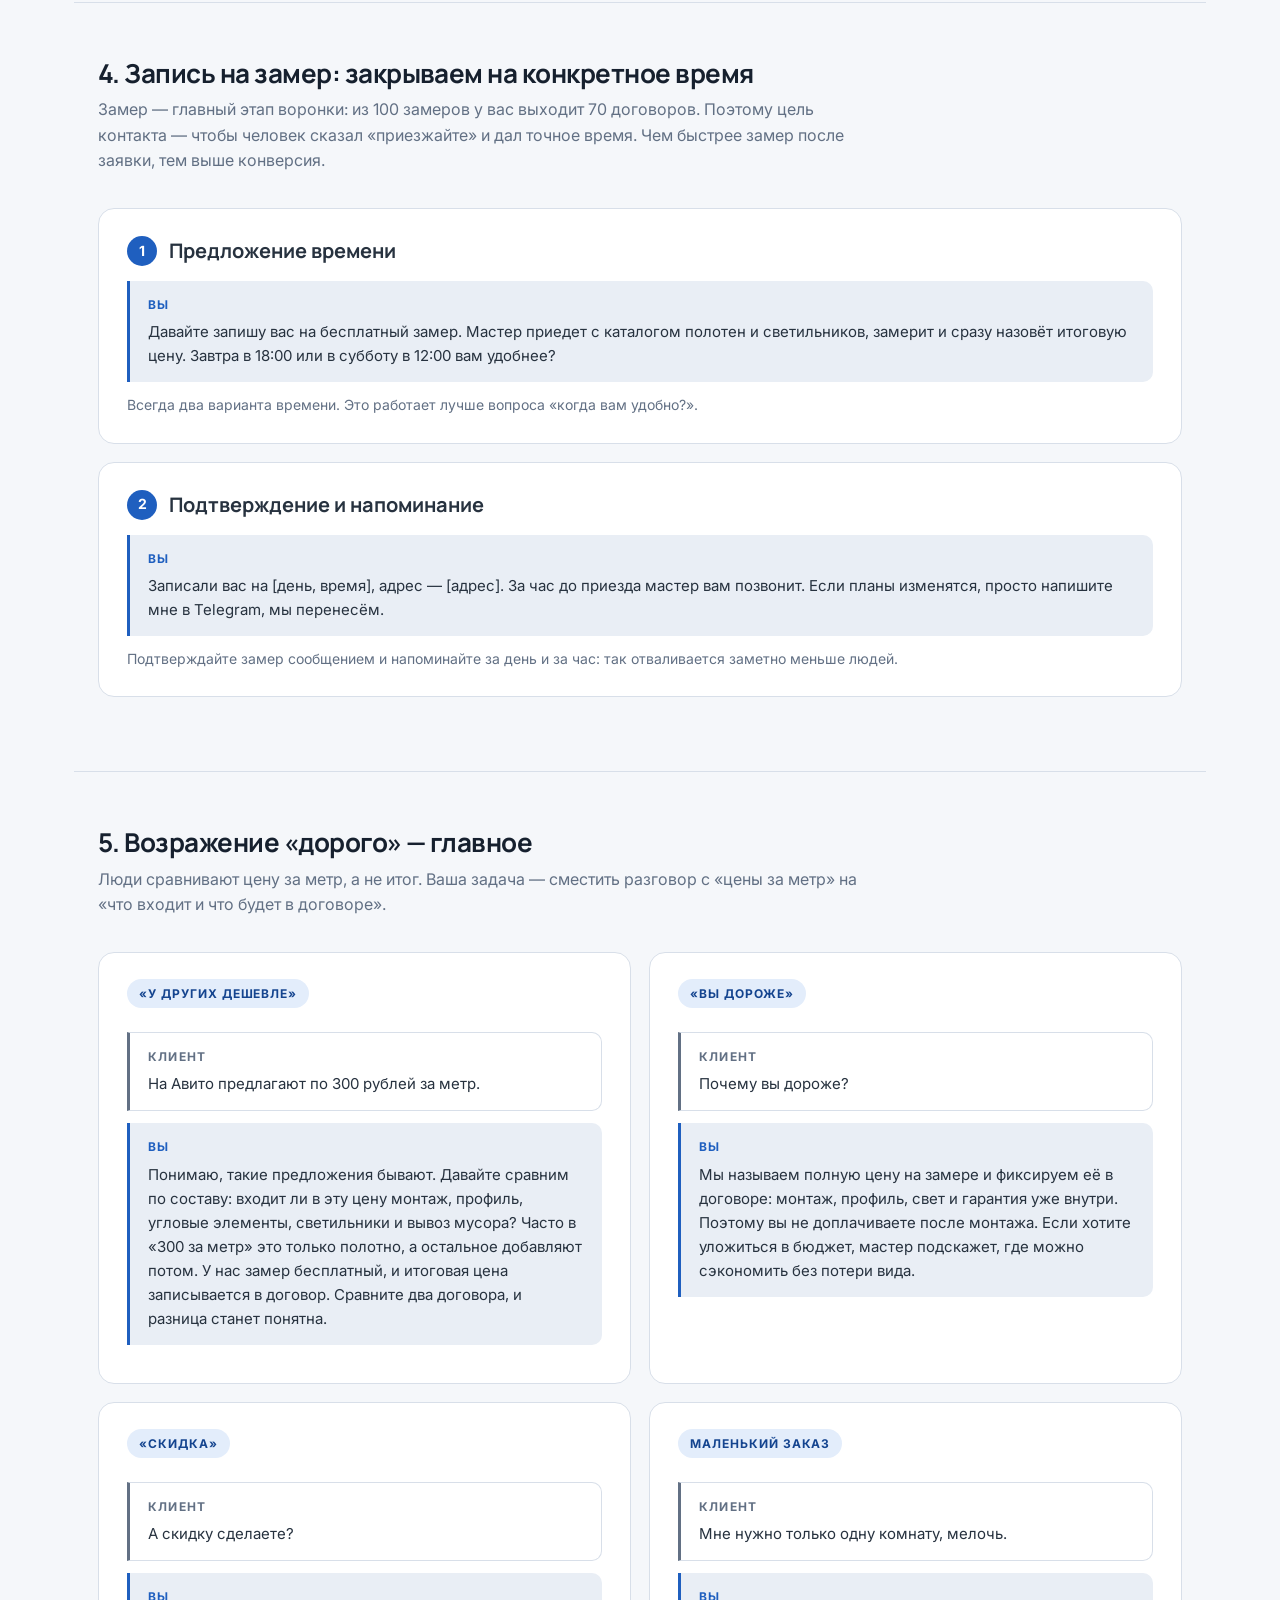
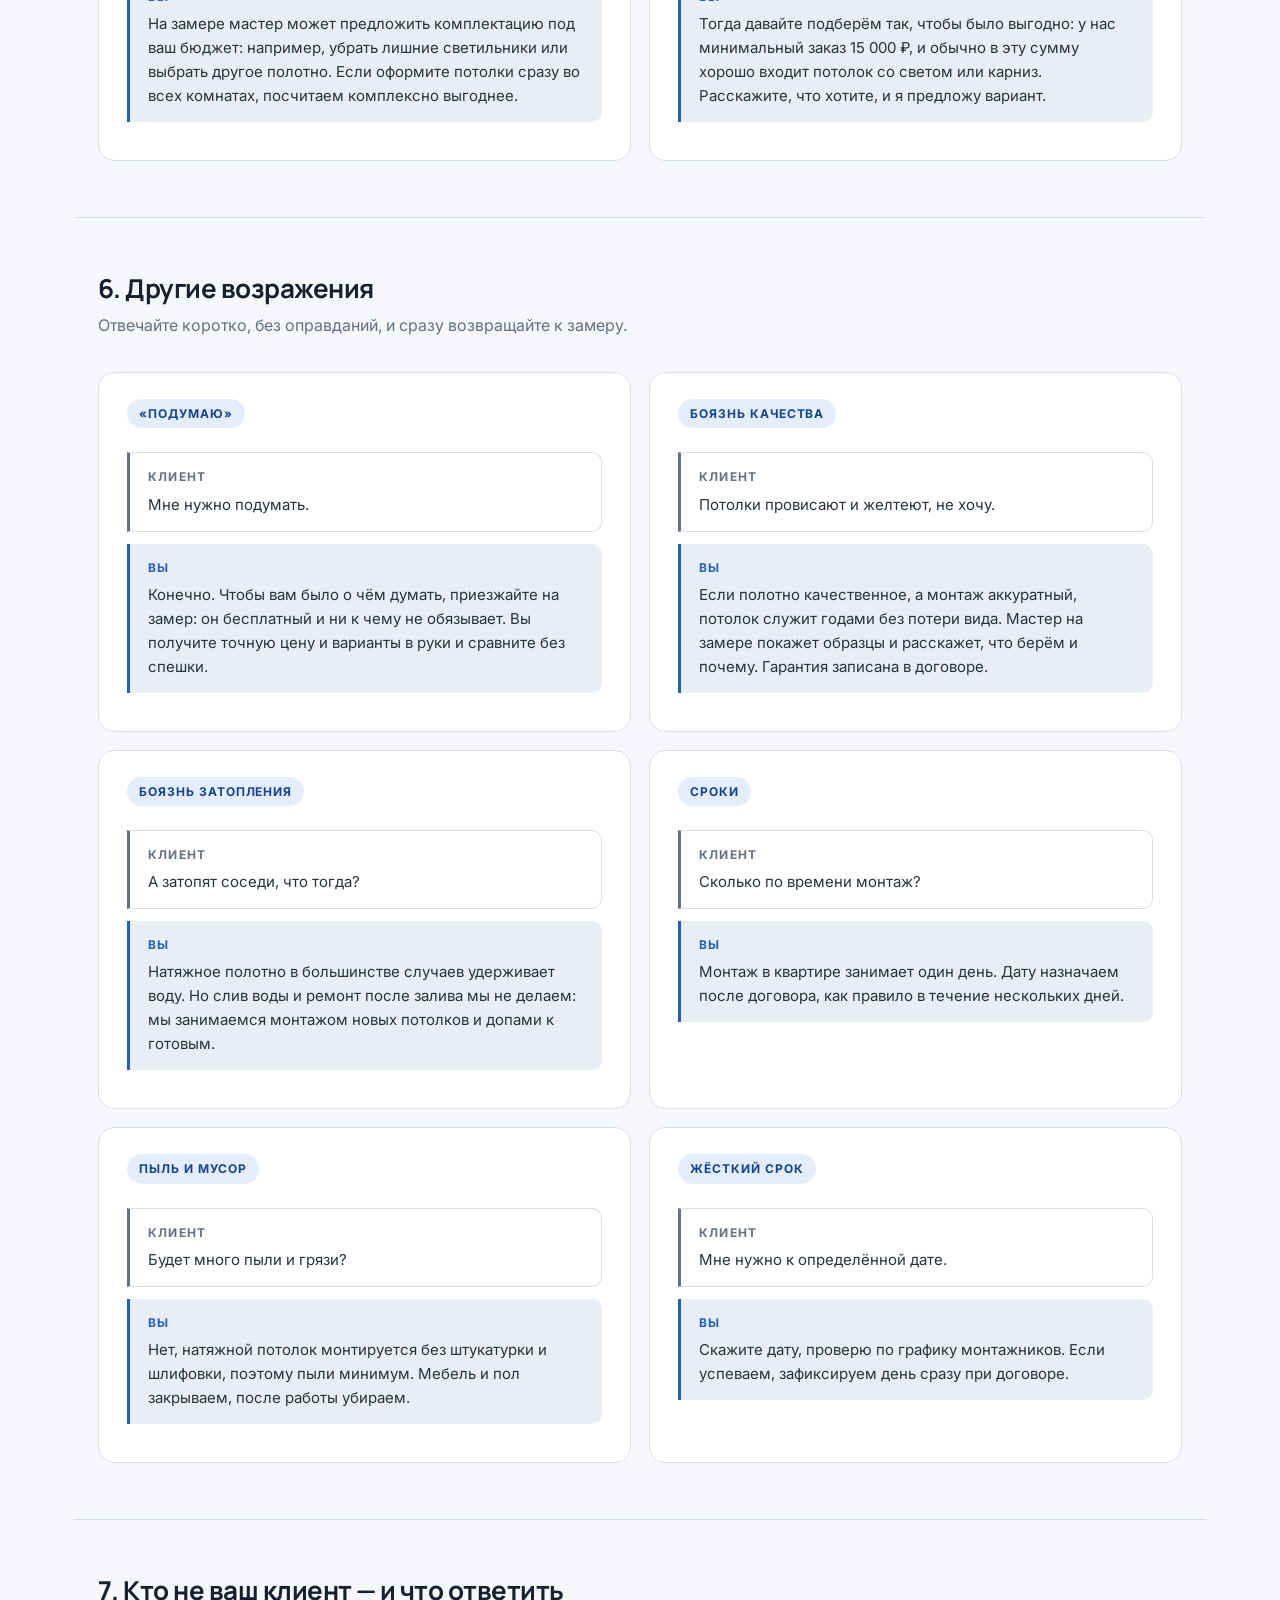
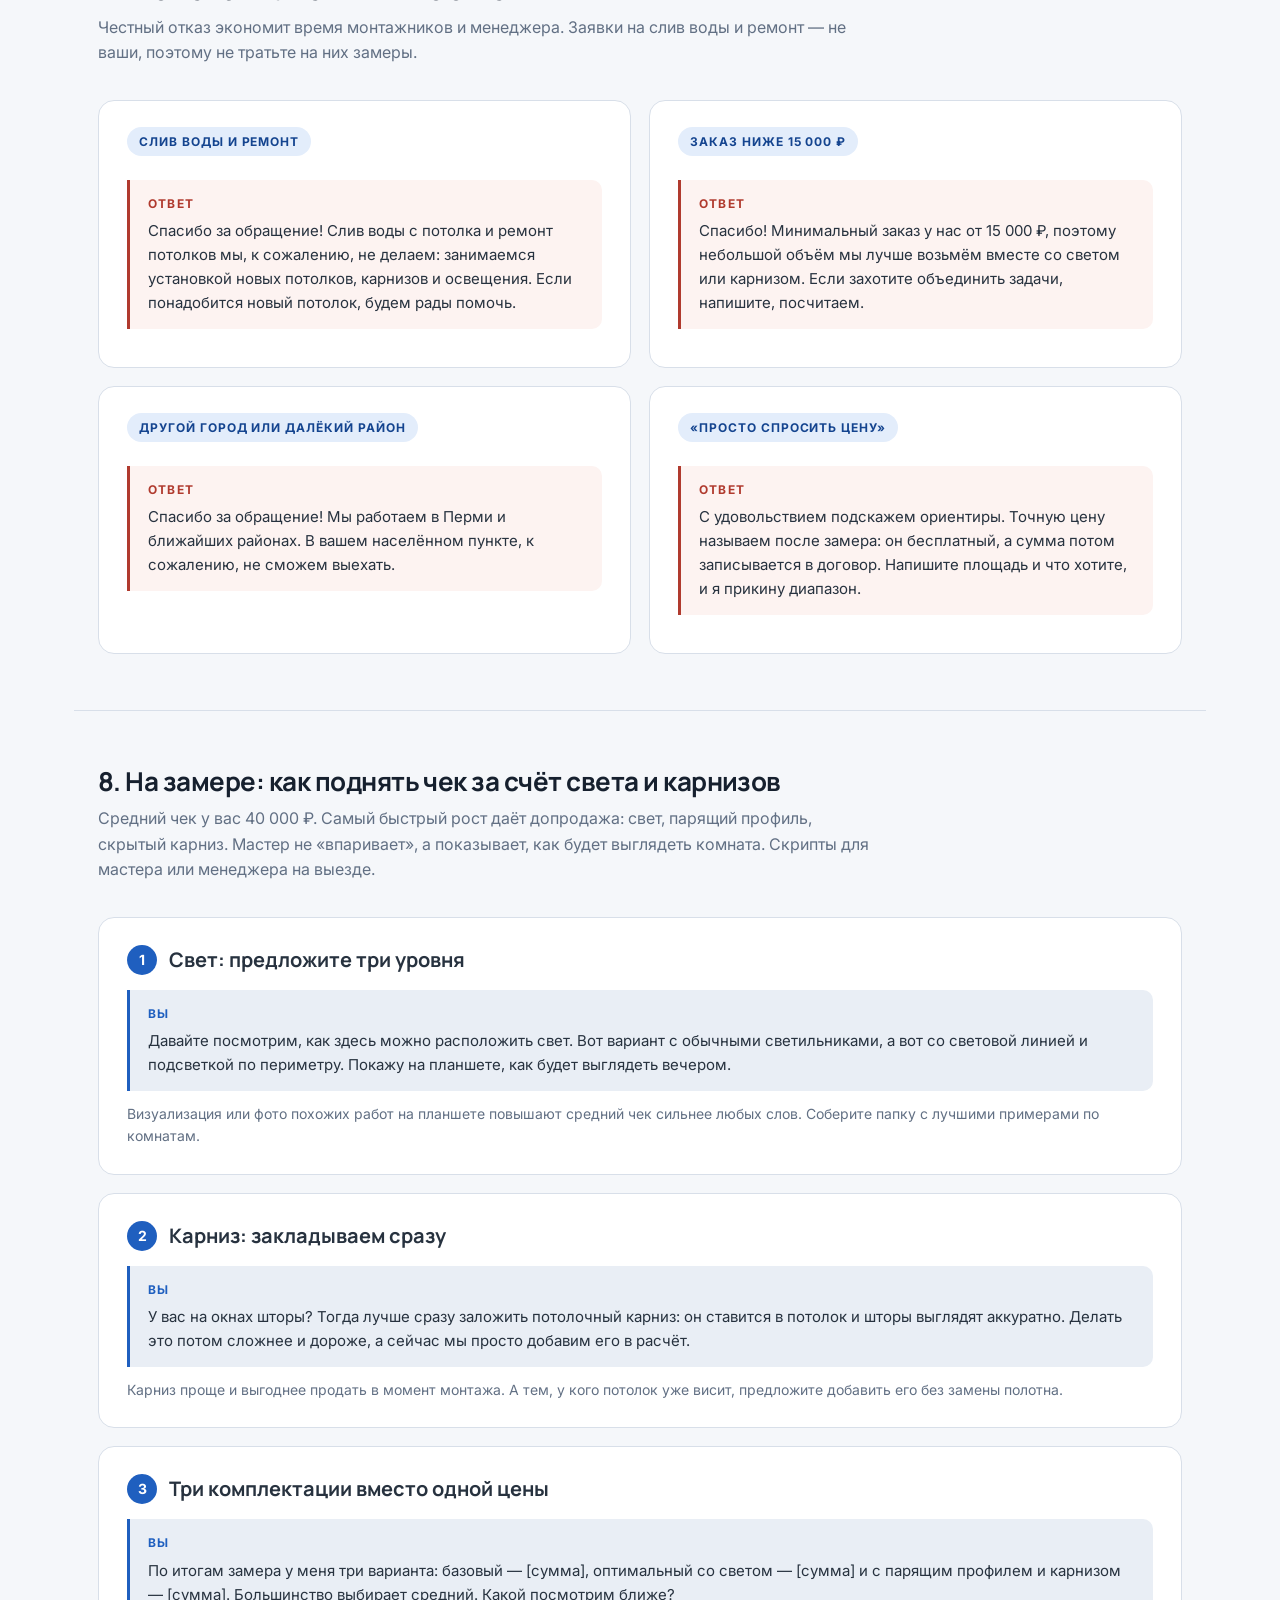
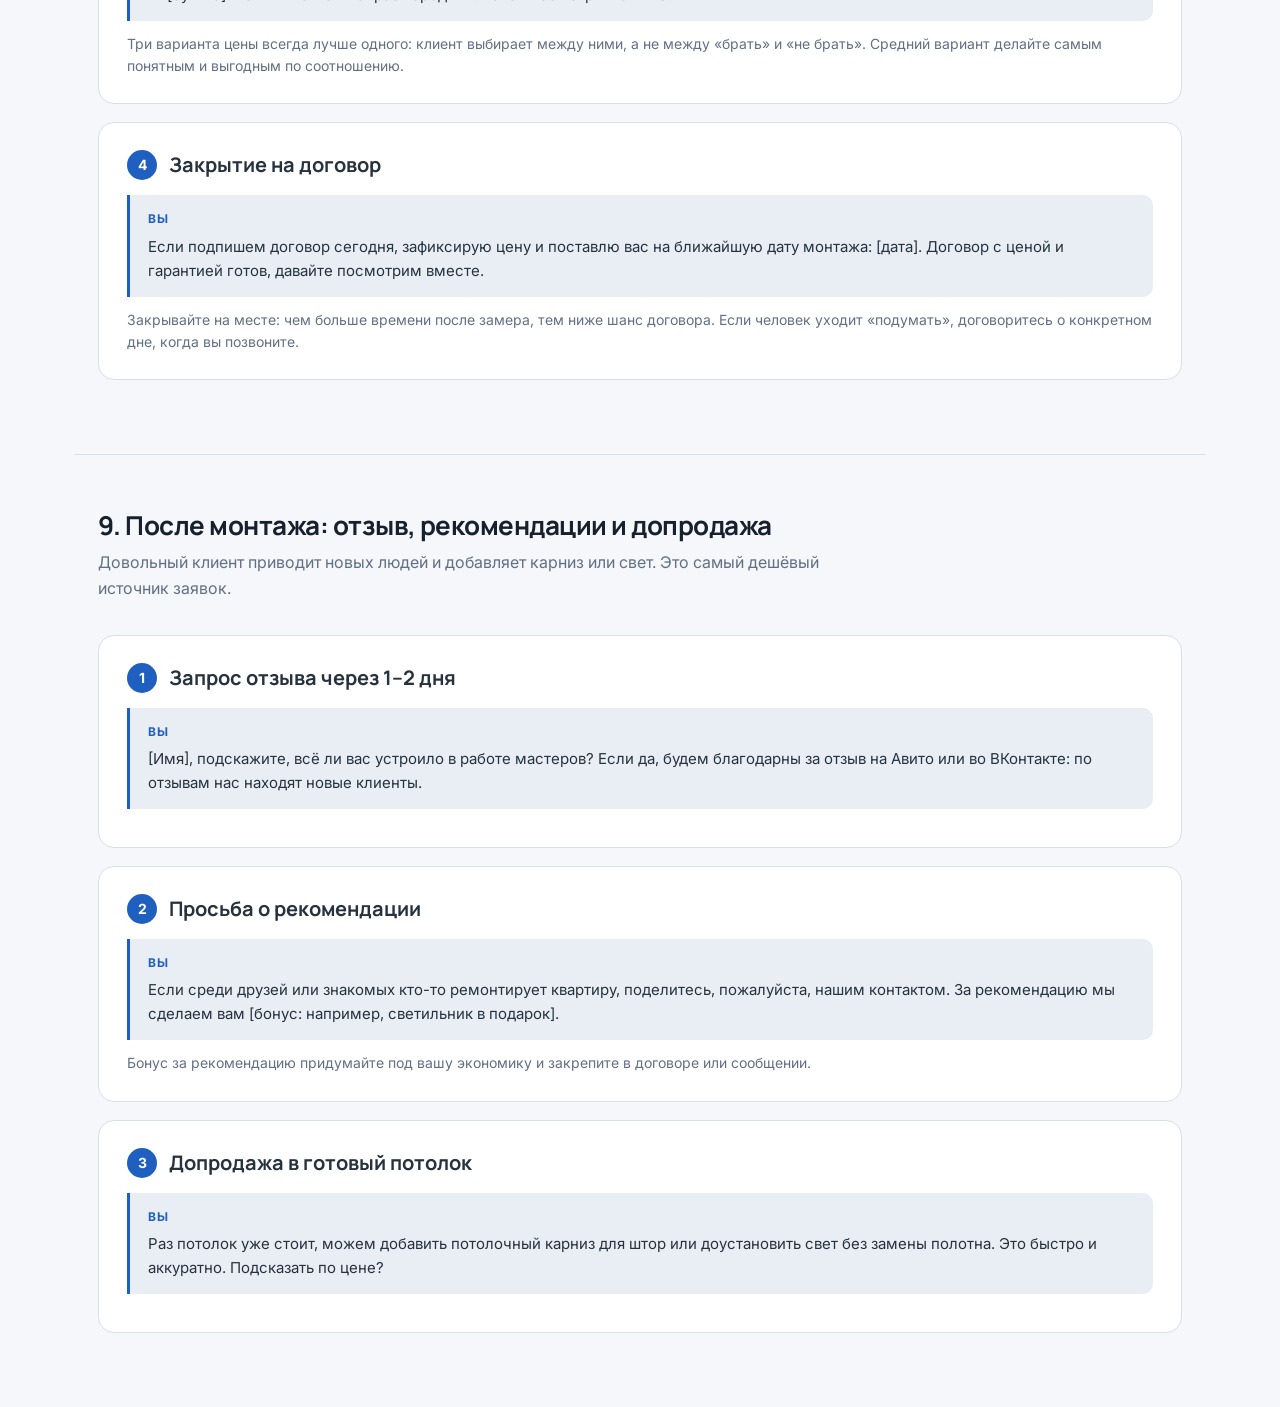
<file: scripts.html>
<!DOCTYPE html>
<html lang="ru">
<head>
<meta charset="UTF-8">
<meta name="viewport" content="width=device-width, initial-scale=1.0">
<title>Скрипты продаж — Потолок №1</title>
<meta name="robots" content="noindex">
<link rel="icon" href="img/favicon.svg" type="image/svg+xml">
<link rel="preconnect" href="https://fonts.googleapis.com">
<link rel="preconnect" href="https://fonts.gstatic.com" crossorigin>
<link href="https://fonts.googleapis.com/css2?family=Manrope:wght@500;600;700;800&family=Inter:wght@400;500;600;700&display=swap" rel="stylesheet">
<link rel="stylesheet" href="styles.css">
<link rel="stylesheet" href="materials.css">
</head>
<body>

<div class="doc-bar">
  <div class="doc-bar__inner">
    <a href="index.html" class="doc-bar__back">← <span>Назад на сайт</span></a>
    <div class="doc-actions-wrap doc-bar__actions">
      <a href="materials.html" class="btn btn--outline">Все материалы</a>
    </div>
  </div>
</div>

<div class="container">
  <section class="doc-hero">
    <p class="section-tag">Материал 1 из 3</p>
    <h1>Скрипты продаж: от заявки на натяжной потолок до договора и допродажи света и карнизов</h1>
    <p class="doc-hero__lead">Заявок у вас достаточно: 250–300 в месяц. Деньги теряются между заявкой, замером и договором, а также в размере чека. Эти скрипты закрывают три задачи: быстрее довести заявку до замера, выше поднять сумму на замере за счёт света и карнизов и аккуратно отсеять заказы ниже 15 000 ₽.</p>
    <nav class="toc">
      <a href="#first">Первый контакт</a><a href="#qualify">Квалификация</a><a href="#price">Цена по телефону</a><a href="#book">Запись на замер</a><a href="#expensive">«Дорого»</a><a href="#objections">Возражения</a><a href="#notqual">Не ваш клиент</a><a href="#measure">На замере</a><a href="#after">После монтажа</a>
    </nav>
  </section>

  <section class="doc-section" id="first">
    <h2>1. Первый контакт после заявки</h2>
    <p class="doc-section__lead">Звоните или пишите в течение 5–10 минут: человек сравнивает сразу несколько компаний и выбирает ту, что ответила первой. Если в форме выбран мессенджер, начинайте с него. Цель контакта — договориться о замере, а не обсудить цену.</p>
    <div class="card">
      <div class="card__head"><span class="card__step">1</span><p class="card__title">Сообщение или звонок сразу после заявки</p></div>
      <div class="say"><span class="say__who">Вы</span>Здравствуйте! Меня зовут [имя], компания «Потолок №1». Вы оставили заявку на натяжной потолок. Подскажите, пожалуйста, сколько комнат и какая примерно площадь? Тогда я сразу дам ориентир по стоимости и предложу время бесплатного замера.</div><p class="card__note">Опирайтесь на данные из формы: объект, площадь, район и срок. Человек видит, что заявку прочитали, и не повторяет всё заново.</p>
    </div>
    <div class="card">
      <div class="card__head"><span class="card__step">2</span><p class="card__title">Если не берёт трубку или не отвечает</p></div>
      <div class="say"><span class="say__who">Вы</span>[Имя], добрый день! Это [ваше имя] из «Потолок №1». Пишу по заявке на потолок. Когда вам удобно принять мастера на бесплатный замер: сегодня вечером, завтра или в выходные?</div><p class="card__note">Не спрашивайте «вам ещё актуально?»: так проще ответить «нет». Предлагайте два конкретных времени. Минимум три касания за три дня: сразу, на следующий день и через три дня, каждое с новой пользой.</p>
    </div>
  </section>

  <section class="doc-section" id="qualify">
    <h2>2. Квалификация: пять вопросов за три минуты</h2>
    <p class="doc-section__lead">Эти вопросы нужны, чтобы назвать ориентир, понять потенциал чека и подготовить мастера. Задавайте их как заботу о результате, не как допрос.</p>
    <div class="grid-2">
    <div class="card">
      <span class="tag">Объект и объём</span>
      <div class="say"><span class="say__who">Вы</span>Какая у вас квартира: новостройка, вторичка или частный дом? Потолок нужен во всех комнатах или в нескольких?</div>
    </div>
    <div class="card">
      <span class="tag">Площадь и сложность</span>
      <div class="say"><span class="say__who">Вы</span>Какая примерно площадь комнат или сколько комнат? Есть ли высокие потолки, выступы, ниши?</div>
    </div>
    <div class="card">
      <span class="tag">Свет и карниз (это рост чека)</span>
      <div class="say"><span class="say__who">Вы</span>Нужен ли свет: споты, световые линии, подсветка? Планируете ли шторы на потолочном карнизе?</div>
    </div>
    <div class="card">
      <span class="tag">Срок</span>
      <div class="say"><span class="say__who">Вы</span>Когда хотите сделать потолок? Ремонт идёт сейчас или потолок нужен позже?</div>
    </div>
    <div class="card">
      <span class="tag">Конкуренты и критерии</span>
      <div class="say"><span class="say__who">Вы</span>Есть ли у вас уже готовое предложение от другой компании? Что для вас важнее: цена, срок или внешний вид?</div>
    </div>
    </div>
  </section>

  <section class="doc-section" id="price">
    <h2>3. Цена по телефону: ориентир, а не обещание</h2>
    <p class="doc-section__lead">Человек почти всегда просит назвать цену сразу. Давайте ориентир по площади, но точную сумму называйте только на замере. Так цена в договоре остаётся честной, а мастер получает повод приехать.</p>
    <div class="grid-2">
    <div class="card">
      <span class="tag">Ответ на «сколько стоит»</span>
      <div class="say"><span class="say__who">Вы</span>Для вашей площади матовый потолок с монтажом выйдет примерно [площадь × 650 ₽]. Свет и карниз считаем отдельно, поэтому точную сумму называет мастер на замере. Он бесплатный, и цена потом записывается в договор. Когда вам удобно?</div>
    </div>
    <div class="card">
      <span class="tag">Если давят «назовите точно»</span>
      <div class="say"><span class="say__who">Вы</span>Цена за метр зависит от типа полотна, формы комнаты и количества светильников. Поэтому «от 650 ₽ за метр» — только начало. Мастер приедет, замерит и покажет итог на месте: вы сами решите, что оставить, а что убрать.</div>
    </div>
    </div>
    <div class="card">
      <span class="tag">Шпаргалка по ценам</span>
      <ul class="ul"><li>Матовый или сатиновый потолок — от 650 ₽ за м², глянцевый — от 750 ₽, тканевый — от 1 400 ₽</li><li>Двухуровневый — от 1 200 ₽ за м.п., парящий или теневой профиль — от 900 ₽ за м.п.</li><li>Светильник — от 450 ₽ за штуку, световая линия — от 3 500 ₽ за м.п.</li><li>Потолочный карниз — от 1 200 ₽ за м.п., скрытый — от 2 500 ₽ за м.п.</li><li>Минимальный заказ — 15 000 ₽</li></ul><p class="card__note">Это ориентиры для быстрого ответа. Если ваши реальные цены другие, поправьте их здесь и на сайте.</p>
    </div>
  </section>

  <section class="doc-section" id="book">
    <h2>4. Запись на замер: закрываем на конкретное время</h2>
    <p class="doc-section__lead">Замер — главный этап воронки: из 100 замеров у вас выходит 70 договоров. Поэтому цель контакта — чтобы человек сказал «приезжайте» и дал точное время. Чем быстрее замер после заявки, тем выше конверсия.</p>
    <div class="card">
      <div class="card__head"><span class="card__step">1</span><p class="card__title">Предложение времени</p></div>
      <div class="say"><span class="say__who">Вы</span>Давайте запишу вас на бесплатный замер. Мастер приедет с каталогом полотен и светильников, замерит и сразу назовёт итоговую цену. Завтра в 18:00 или в субботу в 12:00 вам удобнее?</div><p class="card__note">Всегда два варианта времени. Это работает лучше вопроса «когда вам удобно?».</p>
    </div>
    <div class="card">
      <div class="card__head"><span class="card__step">2</span><p class="card__title">Подтверждение и напоминание</p></div>
      <div class="say"><span class="say__who">Вы</span>Записали вас на [день, время], адрес — [адрес]. За час до приезда мастер вам позвонит. Если планы изменятся, просто напишите мне в Telegram, мы перенесём.</div><p class="card__note">Подтверждайте замер сообщением и напоминайте за день и за час: так отваливается заметно меньше людей.</p>
    </div>
  </section>

  <section class="doc-section" id="expensive">
    <h2>5. Возражение «дорого» — главное</h2>
    <p class="doc-section__lead">Люди сравнивают цену за метр, а не итог. Ваша задача — сместить разговор с «цены за метр» на «что входит и что будет в договоре».</p>
    <div class="grid-2">
    <div class="card">
      <span class="tag">«У других дешевле»</span>
      <div class="say say--client"><span class="say__who">Клиент</span>На Авито предлагают по 300 рублей за метр.</div><div class="say"><span class="say__who">Вы</span>Понимаю, такие предложения бывают. Давайте сравним по составу: входит ли в эту цену монтаж, профиль, угловые элементы, светильники и вывоз мусора? Часто в «300 за метр» это только полотно, а остальное добавляют потом. У нас замер бесплатный, и итоговая цена записывается в договор. Сравните два договора, и разница станет понятна.</div>
    </div>
    <div class="card">
      <span class="tag">«Вы дороже»</span>
      <div class="say say--client"><span class="say__who">Клиент</span>Почему вы дороже?</div><div class="say"><span class="say__who">Вы</span>Мы называем полную цену на замере и фиксируем её в договоре: монтаж, профиль, свет и гарантия уже внутри. Поэтому вы не доплачиваете после монтажа. Если хотите уложиться в бюджет, мастер подскажет, где можно сэкономить без потери вида.</div>
    </div>
    <div class="card">
      <span class="tag">«Скидка»</span>
      <div class="say say--client"><span class="say__who">Клиент</span>А скидку сделаете?</div><div class="say"><span class="say__who">Вы</span>На замере мастер может предложить комплектацию под ваш бюджет: например, убрать лишние светильники или выбрать другое полотно. Если оформите потолки сразу во всех комнатах, посчитаем комплексно выгоднее.</div>
    </div>
    <div class="card">
      <span class="tag">Маленький заказ</span>
      <div class="say say--client"><span class="say__who">Клиент</span>Мне нужно только одну комнату, мелочь.</div><div class="say"><span class="say__who">Вы</span>Тогда давайте подберём так, чтобы было выгодно: у нас минимальный заказ 15 000 ₽, и обычно в эту сумму хорошо входит потолок со светом или карниз. Расскажите, что хотите, и я предложу вариант.</div>
    </div>
    </div>
  </section>

  <section class="doc-section" id="objections">
    <h2>6. Другие возражения</h2>
    <p class="doc-section__lead">Отвечайте коротко, без оправданий, и сразу возвращайте к замеру.</p>
    <div class="grid-2">
    <div class="card">
      <span class="tag">«Подумаю»</span>
      <div class="say say--client"><span class="say__who">Клиент</span>Мне нужно подумать.</div><div class="say"><span class="say__who">Вы</span>Конечно. Чтобы вам было о чём думать, приезжайте на замер: он бесплатный и ни к чему не обязывает. Вы получите точную цену и варианты в руки и сравните без спешки.</div>
    </div>
    <div class="card">
      <span class="tag">Боязнь качества</span>
      <div class="say say--client"><span class="say__who">Клиент</span>Потолки провисают и желтеют, не хочу.</div><div class="say"><span class="say__who">Вы</span>Если полотно качественное, а монтаж аккуратный, потолок служит годами без потери вида. Мастер на замере покажет образцы и расскажет, что берём и почему. Гарантия записана в договоре.</div>
    </div>
    <div class="card">
      <span class="tag">Боязнь затопления</span>
      <div class="say say--client"><span class="say__who">Клиент</span>А затопят соседи, что тогда?</div><div class="say"><span class="say__who">Вы</span>Натяжное полотно в большинстве случаев удерживает воду. Но слив воды и ремонт после залива мы не делаем: мы занимаемся монтажом новых потолков и допами к готовым.</div>
    </div>
    <div class="card">
      <span class="tag">Сроки</span>
      <div class="say say--client"><span class="say__who">Клиент</span>Сколько по времени монтаж?</div><div class="say"><span class="say__who">Вы</span>Монтаж в квартире занимает один день. Дату назначаем после договора, как правило в течение нескольких дней.</div>
    </div>
    <div class="card">
      <span class="tag">Пыль и мусор</span>
      <div class="say say--client"><span class="say__who">Клиент</span>Будет много пыли и грязи?</div><div class="say"><span class="say__who">Вы</span>Нет, натяжной потолок монтируется без штукатурки и шлифовки, поэтому пыли минимум. Мебель и пол закрываем, после работы убираем.</div>
    </div>
    <div class="card">
      <span class="tag">Жёсткий срок</span>
      <div class="say say--client"><span class="say__who">Клиент</span>Мне нужно к определённой дате.</div><div class="say"><span class="say__who">Вы</span>Скажите дату, проверю по графику монтажников. Если успеваем, зафиксируем день сразу при договоре.</div>
    </div>
    </div>
  </section>

  <section class="doc-section" id="notqual">
    <h2>7. Кто не ваш клиент — и что ответить</h2>
    <p class="doc-section__lead">Честный отказ экономит время монтажников и менеджера. Заявки на слив воды и ремонт — не ваши, поэтому не тратьте на них замеры.</p>
    <div class="grid-2">
    <div class="card">
      <span class="tag">Слив воды и ремонт</span>
      <div class="say say--stop"><span class="say__who">Ответ</span>Спасибо за обращение! Слив воды с потолка и ремонт потолков мы, к сожалению, не делаем: занимаемся установкой новых потолков, карнизов и освещения. Если понадобится новый потолок, будем рады помочь.</div>
    </div>
    <div class="card">
      <span class="tag">Заказ ниже 15 000 ₽</span>
      <div class="say say--stop"><span class="say__who">Ответ</span>Спасибо! Минимальный заказ у нас от 15 000 ₽, поэтому небольшой объём мы лучше возьмём вместе со светом или карнизом. Если захотите объединить задачи, напишите, посчитаем.</div>
    </div>
    <div class="card">
      <span class="tag">Другой город или далёкий район</span>
      <div class="say say--stop"><span class="say__who">Ответ</span>Спасибо за обращение! Мы работаем в Перми и ближайших районах. В вашем населённом пункте, к сожалению, не сможем выехать.</div>
    </div>
    <div class="card">
      <span class="tag">«Просто спросить цену»</span>
      <div class="say say--stop"><span class="say__who">Ответ</span>С удовольствием подскажем ориентиры. Точную цену называем после замера: он бесплатный, а сумма потом записывается в договор. Напишите площадь и что хотите, и я прикину диапазон.</div>
    </div>
    </div>
  </section>

  <section class="doc-section" id="measure">
    <h2>8. На замере: как поднять чек за счёт света и карнизов</h2>
    <p class="doc-section__lead">Средний чек у вас 40 000 ₽. Самый быстрый рост даёт допродажа: свет, парящий профиль, скрытый карниз. Мастер не «впаривает», а показывает, как будет выглядеть комната. Скрипты для мастера или менеджера на выезде.</p>
    <div class="card">
      <div class="card__head"><span class="card__step">1</span><p class="card__title">Свет: предложите три уровня</p></div>
      <div class="say"><span class="say__who">Вы</span>Давайте посмотрим, как здесь можно расположить свет. Вот вариант с обычными светильниками, а вот со световой линией и подсветкой по периметру. Покажу на планшете, как будет выглядеть вечером.</div><p class="card__note">Визуализация или фото похожих работ на планшете повышают средний чек сильнее любых слов. Соберите папку с лучшими примерами по комнатам.</p>
    </div>
    <div class="card">
      <div class="card__head"><span class="card__step">2</span><p class="card__title">Карниз: закладываем сразу</p></div>
      <div class="say"><span class="say__who">Вы</span>У вас на окнах шторы? Тогда лучше сразу заложить потолочный карниз: он ставится в потолок и шторы выглядят аккуратно. Делать это потом сложнее и дороже, а сейчас мы просто добавим его в расчёт.</div><p class="card__note">Карниз проще и выгоднее продать в момент монтажа. А тем, у кого потолок уже висит, предложите добавить его без замены полотна.</p>
    </div>
    <div class="card">
      <div class="card__head"><span class="card__step">3</span><p class="card__title">Три комплектации вместо одной цены</p></div>
      <div class="say"><span class="say__who">Вы</span>По итогам замера у меня три варианта: базовый — [сумма], оптимальный со светом — [сумма] и с парящим профилем и карнизом — [сумма]. Большинство выбирает средний. Какой посмотрим ближе?</div><p class="card__note">Три варианта цены всегда лучше одного: клиент выбирает между ними, а не между «брать» и «не брать». Средний вариант делайте самым понятным и выгодным по соотношению.</p>
    </div>
    <div class="card">
      <div class="card__head"><span class="card__step">4</span><p class="card__title">Закрытие на договор</p></div>
      <div class="say"><span class="say__who">Вы</span>Если подпишем договор сегодня, зафиксирую цену и поставлю вас на ближайшую дату монтажа: [дата]. Договор с ценой и гарантией готов, давайте посмотрим вместе.</div><p class="card__note">Закрывайте на месте: чем больше времени после замера, тем ниже шанс договора. Если человек уходит «подумать», договоритесь о конкретном дне, когда вы позвоните.</p>
    </div>
  </section>

  <section class="doc-section" id="after">
    <h2>9. После монтажа: отзыв, рекомендации и допродажа</h2>
    <p class="doc-section__lead">Довольный клиент приводит новых людей и добавляет карниз или свет. Это самый дешёвый источник заявок.</p>
    <div class="card">
      <div class="card__head"><span class="card__step">1</span><p class="card__title">Запрос отзыва через 1–2 дня</p></div>
      <div class="say"><span class="say__who">Вы</span>[Имя], подскажите, всё ли вас устроило в работе мастеров? Если да, будем благодарны за отзыв на Авито или во ВКонтакте: по отзывам нас находят новые клиенты.</div>
    </div>
    <div class="card">
      <div class="card__head"><span class="card__step">2</span><p class="card__title">Просьба о рекомендации</p></div>
      <div class="say"><span class="say__who">Вы</span>Если среди друзей или знакомых кто-то ремонтирует квартиру, поделитесь, пожалуйста, нашим контактом. За рекомендацию мы сделаем вам [бонус: например, светильник в подарок].</div><p class="card__note">Бонус за рекомендацию придумайте под вашу экономику и закрепите в договоре или сообщении.</p>
    </div>
    <div class="card">
      <div class="card__head"><span class="card__step">3</span><p class="card__title">Допродажа в готовый потолок</p></div>
      <div class="say"><span class="say__who">Вы</span>Раз потолок уже стоит, можем добавить потолочный карниз для штор или доустановить свет без замены полотна. Это быстро и аккуратно. Подсказать по цене?</div>
    </div>
  </section>


</div>

<script src="script.js"></script>
</body>
</html>
</file>
<file: styles.css>
:root {
  --clr-bg: #f5f7fa;
  --clr-bg-alt: #e9eef5;
  --clr-surface: #ffffff;
  --clr-ink: #16202e;
  --clr-text: #27323f;
  --clr-text-soft: #627084;
  --clr-line: #d8dfe9;
  --clr-accent: #1f5fbf;
  --clr-accent-dark: #14448f;
  --clr-accent-soft: #e3edfb;
  --clr-warm: #e8a13a;
  --clr-warm-dark: #a8680f;
  --clr-sand: #fbeed3;
  --clr-sand-2: #fdf7ea;
  --radius: 16px;
  --shadow: 0 18px 44px rgba(20, 30, 50, 0.09);
  --ff-head: 'Manrope', 'Inter', sans-serif;
  --ff-body: 'Inter', sans-serif;
}

* { box-sizing: border-box; margin: 0; padding: 0; }
html { scroll-behavior: smooth; }
body {
  font-family: var(--ff-body);
  background: var(--clr-bg);
  color: var(--clr-text);
  line-height: 1.6;
  -webkit-font-smoothing: antialiased;
}
img { max-width: 100%; display: block; }
a { color: inherit; text-decoration: none; }
ul { list-style: none; }
h1, h2, h3, h4 { font-family: var(--ff-head); font-weight: 700; color: var(--clr-ink); line-height: 1.1; letter-spacing: -0.02em; }
.container { max-width: 1180px; margin: 0 auto; padding: 0 24px; }
section { padding: 92px 0; }
.section-tag {
  display: inline-block;
  font-size: 12px;
  font-weight: 700;
  letter-spacing: 0.16em;
  text-transform: uppercase;
  color: var(--clr-accent-dark);
  margin-bottom: 16px;
}
.section-tag::before { content: ''; display: inline-block; width: 28px; height: 2px; background: var(--clr-accent); vertical-align: middle; margin-right: 12px; }
.section-title { font-size: 34px; max-width: 800px; margin-bottom: 16px; }
.section-lead { font-size: 17px; color: var(--clr-text-soft); max-width: 720px; margin-bottom: 48px; }

/* Buttons */
.btn {
  display: inline-flex;
  align-items: center;
  justify-content: center;
  gap: 8px;
  font-family: var(--ff-body);
  font-weight: 600;
  font-size: 15px;
  padding: 15px 28px;
  border-radius: 999px;
  border: 1px solid transparent;
  cursor: pointer;
  transition: all 0.2s ease;
  white-space: nowrap;
}
.btn--primary { background: var(--clr-accent); color: #fff; }
.btn--primary:hover { background: var(--clr-accent-dark); }
.btn--dark { background: var(--clr-ink); color: #fff; }
.btn--dark:hover { background: var(--clr-accent-dark); }
.btn--outline { background: transparent; border-color: var(--clr-ink); color: var(--clr-ink); }
.btn--outline:hover { background: var(--clr-ink); color: #fff; }
.btn--block { width: 100%; }

/* Header */
.header {
  position: sticky;
  top: 0;
  z-index: 100;
  background: rgba(246, 245, 241, 0.92);
  backdrop-filter: blur(12px);
  border-bottom: 1px solid transparent;
  transition: border-color 0.2s ease, box-shadow 0.2s ease;
}
.header.scrolled { border-bottom-color: var(--clr-line); box-shadow: 0 6px 24px rgba(20, 30, 50, 0.05); }
.header__inner { display: flex; align-items: center; justify-content: space-between; gap: 24px; min-width: 0; padding: 12px 24px; max-width: 1180px; margin: 0 auto; }
.logo { display: flex; align-items: center; flex-shrink: 0; }
.logo { gap: 10px; }
.logo svg { height: 40px; width: 40px; flex: none; }
.logo__t { font-family: var(--ff-head); font-weight: 800; font-size: 17px; letter-spacing: -0.02em; color: var(--clr-ink); line-height: 1.05; }
.logo__t em { font-style: normal; color: var(--clr-accent); }
.logo__t small { display: block; font-family: var(--ff-body); font-size: 10px; font-weight: 600; letter-spacing: 0.14em; text-transform: uppercase; color: var(--clr-text-soft); margin-top: 3px; }
.nav { display: flex; align-items: center; gap: 28px; }
.nav a { white-space: nowrap; font-size: 14px; font-weight: 500; color: var(--clr-text); transition: color 0.2s ease; }
.nav a:hover { color: var(--clr-accent); }
.header__right { display: flex; align-items: center; gap: 18px; flex-shrink: 0; }
.header__phone { font-weight: 600; font-size: 15px; white-space: nowrap; }
.burger { display: none; width: 42px; height: 42px; border: 1px solid var(--clr-line); background: var(--clr-surface); border-radius: 12px; cursor: pointer; position: relative; flex: none; }
.burger span, .burger::before, .burger::after { content: ''; position: absolute; left: 11px; right: 11px; height: 2px; background: var(--clr-ink); border-radius: 2px; transition: all 0.2s ease; }
.burger::before { top: 14px; }
.burger span { top: 20px; }
.burger::after { top: 26px; }
.burger.is-open::before { top: 20px; transform: rotate(45deg); }
.burger.is-open span { opacity: 0; }
.burger.is-open::after { top: 20px; transform: rotate(-45deg); }

/* Hero */
.hero { padding: 56px 0 80px; position: relative; overflow: hidden; }
.hero__grid { display: grid; grid-template-columns: 1.05fr 0.95fr; gap: 56px; align-items: center; position: relative; }
.hero h1 { font-size: 46px; margin-bottom: 24px; font-weight: 800; }
.hero h1 em { font-style: normal; color: var(--clr-accent); }
.hero__lead { font-size: 18px; color: var(--clr-text-soft); max-width: 560px; margin-bottom: 34px; }
.hero__cta { display: flex; flex-wrap: wrap; gap: 14px; margin-bottom: 36px; }
.hero__chips { display: flex; flex-wrap: wrap; gap: 10px; }
.chip { font-size: 13px; font-weight: 600; padding: 8px 16px; border-radius: 999px; border: 1px solid var(--clr-line); background: var(--clr-surface); color: var(--clr-text); }
.hero__visual { position: relative; }
.hero__photo { border-radius: 24px; overflow: hidden; box-shadow: var(--shadow); aspect-ratio: 4 / 4.4; background: var(--clr-bg-alt); }
.hero__photo img { width: 100%; height: 100%; object-fit: cover; }
.hero__card {
  position: absolute;
  left: -36px; bottom: 28px;
  width: 300px;
  background: var(--clr-surface);
  border: 1px solid var(--clr-line);
  border-radius: 18px;
  padding: 22px 22px 20px;
  box-shadow: var(--shadow);
}
.hero__card .hero__card-tag { font-size: 11px; font-weight: 700; letter-spacing: 0.14em; text-transform: uppercase; color: var(--clr-accent-dark); margin-bottom: 8px; }
.hero__card h3 { font-size: 19px; margin-bottom: 8px; line-height: 1.15; }
.hero__card p { font-size: 13.5px; color: var(--clr-text-soft); margin-bottom: 14px; }
.hero__card .btn { padding: 11px 20px; font-size: 14px; }

/* Stats */
.stats { padding: 0; }
.stats__row { display: grid; grid-template-columns: repeat(4, 1fr); border: 1px solid var(--clr-line); border-radius: var(--radius); background: var(--clr-surface); overflow: hidden; }
.stat { padding: 28px 26px; border-left: 1px solid var(--clr-line); }
.stat:first-child { border-left: none; }
.stat b { display: block; font-family: var(--ff-head); font-size: 36px; font-weight: 800; color: var(--clr-accent); line-height: 1; margin-bottom: 8px; }
.stat span { font-size: 14px; color: var(--clr-text-soft); }

/* Pain / solution */
.alt { background: var(--clr-bg-alt); }
.versus { display: grid; grid-template-columns: 1fr 1fr; gap: 22px; }
.versus__col { background: var(--clr-surface); border: 1px solid var(--clr-line); border-radius: 20px; padding: 34px 32px; }
.versus__col--good { border-color: var(--clr-ink); }
.versus__col .versus__label { font-size: 12px; font-weight: 700; letter-spacing: 0.14em; text-transform: uppercase; color: var(--clr-text-soft); margin-bottom: 8px; }
.versus__col--good .versus__label { color: var(--clr-accent-dark); }
.versus__col h3 { font-size: 25px; margin-bottom: 20px; }
.versus__col li { position: relative; padding: 12px 0 12px 30px; border-top: 1px solid var(--clr-line); font-size: 15px; }
.versus__col li:first-child { border-top: none; }
.versus__col li::before { content: '×'; position: absolute; left: 2px; top: 10px; font-size: 22px; line-height: 1.3; color: #b0b0b6; }
.versus__col--good li::before { content: '✓'; font-size: 16px; top: 13px; color: var(--clr-accent); font-weight: 700; }

/* Services */
.srv-grid { display: grid; grid-template-columns: repeat(4, 1fr); gap: 18px; }
.srv { background: var(--clr-surface); border: 1px solid var(--clr-line); border-radius: var(--radius); overflow: hidden; display: flex; flex-direction: column; transition: transform 0.2s ease, box-shadow 0.2s ease, border-color 0.2s ease; }
.srv:hover { transform: translateY(-4px); box-shadow: var(--shadow); border-color: var(--clr-ink); }
.srv__img { aspect-ratio: 16 / 10; overflow: hidden; background: var(--clr-bg-alt); }
.srv__img img { width: 100%; height: 100%; object-fit: cover; }
.srv__body { padding: 22px 20px 26px; display: flex; flex-direction: column; flex: 1; }
.srv .srv__price { flex: none; font-size: 12px; font-weight: 700; letter-spacing: 0.1em; text-transform: uppercase; color: var(--clr-accent-dark); margin-bottom: 8px; }
.srv h3 { font-size: 21px; margin-bottom: 10px; }
.srv p { font-size: 14px; color: var(--clr-text-soft); flex: 1; }
.srv ul { margin-top: 14px; }
.srv li { font-size: 14px; padding: 4px 0 4px 22px; position: relative; }
.srv li::before { content: ''; position: absolute; left: 0; top: 13px; width: 10px; height: 2px; background: var(--clr-accent); }

/* Pricing */
.price-block { margin-bottom: 44px; }
.price-block h3 { font-size: 30px; margin-bottom: 6px; }
.price-block > p { color: var(--clr-text-soft); font-size: 15px; margin-bottom: 20px; }
.tariffs { display: grid; grid-template-columns: repeat(3, 1fr); gap: 18px; }
.tariff { background: var(--clr-surface); border: 1px solid var(--clr-line); border-radius: var(--radius); padding: 28px 26px; display: flex; flex-direction: column; position: relative; }
.tariff--hit { border-color: var(--clr-ink); box-shadow: var(--shadow); }
.tariff__badge { position: absolute; top: -12px; left: 24px; background: var(--clr-accent); color: #fff; font-size: 11px; font-weight: 700; letter-spacing: 0.1em; text-transform: uppercase; padding: 5px 12px; border-radius: 999px; }
.tariff .tariff__name { font-family: var(--ff-head); font-size: 26px; font-weight: 500; color: var(--clr-ink); margin-bottom: 6px; }
.tariff .tariff__price { font-family: var(--ff-head); font-size: 38px; font-weight: 500; color: var(--clr-accent); line-height: 1; margin-bottom: 4px; }
.tariff .tariff__price small { font-size: 16px; color: var(--clr-text-soft); font-weight: 400; }
.tariff .tariff__unit { font-size: 13px; color: var(--clr-text-soft); margin-bottom: 16px; }
.tariff p { font-size: 14.5px; color: var(--clr-text-soft); }
.tariff .tariff__name { font-size: 26px; color: var(--clr-ink); }
.price-note { font-size: 13.5px; color: var(--clr-text-soft); background: var(--clr-surface); border: 1px dashed var(--clr-line); border-radius: 12px; padding: 14px 18px; margin-top: 18px; }
.price-note b { color: var(--clr-ink); }
.furniture-row { display: flex; align-items: center; justify-content: space-between; gap: 24px; background: var(--clr-ink); color: #fff; border-radius: 20px; padding: 32px 36px; }
.furniture-row h3 { color: #fff; font-size: 24px; margin-bottom: 6px; }
.furniture-row p { color: #cfd8d3; font-size: 15px; max-width: 640px; }

/* Offers */
.offer-grid { display: grid; grid-template-columns: repeat(3, 1fr); gap: 20px; }
.offer-card { background: var(--clr-surface); border: 1px solid var(--clr-line); border-radius: var(--radius); padding: 30px 28px; }
.offer-card__num { font-family: var(--ff-head); font-size: 38px; color: var(--clr-accent); line-height: 1; margin-bottom: 14px; font-weight: 800; }
.offer-card h3 { font-size: 20px; margin-bottom: 10px; }
.offer-card p { font-size: 15px; color: var(--clr-text-soft); }
.offer-card--gift { background: var(--clr-accent-soft); border-color: transparent; }

/* Steps */
.steps { display: grid; grid-template-columns: repeat(3, 1fr); gap: 20px; }
.step { background: var(--clr-surface); border: 1px solid var(--clr-line); border-radius: var(--radius); padding: 28px 26px; }
.step__n { display: inline-flex; width: 42px; height: 42px; align-items: center; justify-content: center; border-radius: 50%; background: var(--clr-ink); color: #fff; font-weight: 700; font-size: 15px; margin-bottom: 18px; }
.step h3 { font-size: 20px; margin-bottom: 10px; }
.step p { font-size: 14.5px; color: var(--clr-text-soft); }
.terms { margin-top: 22px; font-size: 14.5px; color: var(--clr-text-soft); background: var(--clr-surface); border-left: 3px solid var(--clr-accent); border-radius: 0 12px 12px 0; padding: 16px 20px; }

/* Portfolio */
.gallery { display: grid; grid-template-columns: repeat(12, 1fr); grid-auto-rows: 200px; gap: 14px; }
.gallery figure { border-radius: 16px; overflow: hidden; background: var(--clr-bg-alt); }
.gallery img { width: 100%; height: 100%; object-fit: cover; transition: transform 0.5s ease; }
.gallery figure:hover img { transform: scale(1.04); }
.g1 { grid-column: span 7; grid-row: span 2; }
.g2 { grid-column: span 5; }
.g3 { grid-column: span 5; }
.g4 { grid-column: span 4; grid-row: span 2; }
.g5 { grid-column: span 8; }
.g6 { grid-column: span 4; }
.g7 { grid-column: span 4; }

/* Partners */
.partners { display: grid; grid-template-columns: 1fr 1fr; gap: 40px; align-items: center; background: var(--clr-ink); border-radius: 24px; padding: 48px 48px; color: #fff; }
.partners .section-tag { color: #8fdede; }
.partners .section-tag::before { background: #8fdede; }
.partners h2 { color: #fff; font-size: 32px; margin-bottom: 14px; }
.partners p { color: #cfd8d3; font-size: 15.5px; }
.partners__list { display: grid; gap: 10px; }
.partners__list div { border: 1px solid #3d4a45; border-radius: 12px; padding: 14px 18px; font-weight: 500; }
.partners .btn { margin-top: 22px; }

/* FAQ */
.faq { max-width: 860px; }
.faq__item { border-bottom: 1px solid var(--clr-line); }
.faq__item summary { list-style: none; cursor: pointer; padding: 24px 0; font-family: var(--ff-head); font-size: 19px; font-weight: 700; color: var(--clr-ink); display: flex; justify-content: space-between; gap: 20px; align-items: center; }
.faq__item summary::-webkit-details-marker { display: none; }
.faq__item summary::after { content: '+'; font-family: var(--ff-body); font-size: 26px; color: var(--clr-accent); flex: none; transition: transform 0.2s ease; }
.faq__item[open] summary::after { transform: rotate(45deg); }
.faq__item p { padding: 0 0 24px; color: var(--clr-text-soft); max-width: 720px; }

/* Contact */
.contact__grid { display: grid; grid-template-columns: 1fr 1fr; gap: 40px; align-items: start; }
.form { background: var(--clr-surface); border: 1px solid var(--clr-line); border-radius: 24px; padding: 38px 34px; box-shadow: var(--shadow); }
.form h3 { font-size: 28px; margin-bottom: 8px; }
.form__sub { color: var(--clr-text-soft); font-size: 15px; margin-bottom: 24px; }
.field { margin-bottom: 14px; }
.field label { display: block; font-size: 13px; font-weight: 600; margin-bottom: 6px; color: var(--clr-text); }
.field input, .field select, .field textarea {
  width: 100%;
  font-family: var(--ff-body);
  font-size: 15px;
  padding: 14px 16px;
  border: 1px solid var(--clr-line);
  border-radius: 12px;
  background: var(--clr-bg);
  color: var(--clr-ink);
  transition: border-color 0.2s ease;
}
.field input:focus, .field select:focus, .field textarea:focus { outline: none; border-color: var(--clr-accent); background: #fff; }
.field-row { display: grid; grid-template-columns: 1fr 1fr; gap: 14px; }
.form__agree { font-size: 12px; color: var(--clr-text-soft); margin-top: 14px; }
.form__agree a { color: var(--clr-accent-dark); text-decoration: underline; }
.contacts { display: grid; gap: 14px; }
.contact-card { display: flex; gap: 16px; align-items: flex-start; background: var(--clr-surface); border: 1px solid var(--clr-line); border-radius: 16px; padding: 20px 22px; }
.contact-card__icon { width: 44px; height: 44px; border-radius: 12px; background: var(--clr-accent-soft); color: var(--clr-accent-dark); display: flex; align-items: center; justify-content: center; flex: none; }
.contact-card__icon svg { width: 22px; height: 22px; }
.contact-card small { display: block; font-size: 12px; font-weight: 700; letter-spacing: 0.1em; text-transform: uppercase; color: var(--clr-text-soft); margin-bottom: 3px; }
.contact-card b { font-weight: 600; font-size: 16px; color: var(--clr-ink); }
.contact-card a:hover { color: var(--clr-accent); }
.map { border-radius: 16px; overflow: hidden; border: 1px solid var(--clr-line); }
.map iframe { display: block; width: 100%; height: 260px; border: 0; }

/* Footer */
.footer { padding: 44px 0; border-top: 1px solid var(--clr-line); font-size: 14px; color: var(--clr-text-soft); }
.footer__inner { display: flex; justify-content: space-between; align-items: center; gap: 20px; flex-wrap: wrap; }
.footer__links { display: flex; gap: 22px; flex-wrap: wrap; }
.footer a:hover { color: var(--clr-accent); }

/* FAB */
.fab { position: fixed; right: 20px; bottom: 20px; z-index: 90; display: flex; align-items: center; gap: 10px; padding: 14px 22px; background: var(--clr-accent); color: #fff; border-radius: 999px; font-weight: 600; font-size: 14px; box-shadow: 0 12px 30px rgba(31, 95, 191, 0.32); transition: background 0.2s ease; }
.fab:hover { background: var(--clr-accent-dark); }
.fab svg { width: 20px; height: 20px; }

/* Reveal */
.reveal { opacity: 0; transform: translateY(20px); transition: opacity 0.6s ease, transform 0.6s ease; }
.reveal.is-visible { opacity: 1; transform: none; }

/* Responsive */
@media (max-width: 1500px) {
  .header__phone { display: none; }
}
@media (max-width: 1180px) {
  .nav { gap: 18px; }
  .nav a { font-size: 13px; }
  .hero h1 { font-size: 40px; }
  .hero__card { left: -16px; }
}
@media (max-width: 1100px) {
  .burger { display: block; }
  .nav {
    position: absolute;
    top: 100%; left: 0; right: 0;
    flex-direction: column;
    align-items: flex-start;
    gap: 0;
    background: var(--clr-bg);
    border-bottom: 1px solid var(--clr-line);
    padding: 8px 24px 20px;
    display: none;
  }
  .nav.is-open { display: flex; }
  .nav a { padding: 14px 0; width: 100%; font-size: 16px; border-bottom: 1px solid var(--clr-line); }
  .header__phone { display: none; }
  .header__inner { position: relative; }
  .srv-grid, .offer-grid, .steps { grid-template-columns: repeat(2, 1fr); }
}
@media (max-width: 900px) {
  section { padding: 68px 0; }
  .section-title { font-size: 28px; }
  .hero { padding: 36px 0 60px; }
  .hero__grid, .contact__grid, .versus, .partners { grid-template-columns: 1fr; gap: 36px; }
  .hero h1 { font-size: 34px; }
  .hero__card { left: 16px; right: 16px; width: auto; bottom: 16px; }
  .stats__row { grid-template-columns: repeat(2, 1fr); }
  .stat:nth-child(3) { border-left: none; }
  .stat:nth-child(n+3) { border-top: 1px solid var(--clr-line); }
  .tariffs { grid-template-columns: 1fr; }
  .furniture-row { flex-direction: column; align-items: flex-start; }
  .gallery { grid-auto-rows: 150px; }
  .partners { padding: 34px 26px; }
}
@media (max-width: 560px) {
  .container, .header__inner { padding-left: 16px; padding-right: 16px; }
  .header .btn { display: none; }
  .hero h1 { font-size: 28px; }
  .section-title { font-size: 25px; }
  .srv-grid, .offer-grid, .steps { grid-template-columns: 1fr; }
  .field-row { grid-template-columns: 1fr; }
  .form { padding: 28px 20px; }
  .stat b { font-size: 34px; }
  .stat { padding: 22px 18px; }
  .versus__col { padding: 26px 22px; }
  .fab span { display: none; }
  .fab { padding: 15px; }
  .faq__item summary { font-size: 22px; }
  .hero__photo { aspect-ratio: 4 / 5; }
  .gallery { grid-template-columns: repeat(2, 1fr); grid-auto-rows: 140px; }
  .g1 { grid-column: span 2; grid-row: span 2; }
  .g2, .g3, .g6, .g7 { grid-column: span 1; grid-row: span 1; }
  .g5 { grid-column: span 2; grid-row: span 1; }
  .g4 { grid-column: span 1; grid-row: span 2; }
  .logo__t { font-size: 15px; }
  .logo svg { height: 34px; width: 34px; }
}

/* Правки 2: переносы, видео, подарки */
h1, h2, h3, .faq__item summary, .tariff__name { text-wrap: balance; }
.section-lead, .hero__lead, .price-block > p, .offer-card p, .faq__item p { text-wrap: pretty; }
.section-title { max-width: 900px; }
.section-lead b { color: var(--clr-ink); font-weight: 600; }
.offer-card h3 { font-size: 20px; }
.offer-card__for { margin-top: 12px; font-size: 13.5px; font-weight: 600; color: var(--clr-accent-dark); }
.offer-card__list li { position: relative; padding: 5px 0 5px 22px; font-size: 14.5px; color: var(--clr-text); }
.offer-card__list li::before { content: ''; position: absolute; left: 0; top: 15px; width: 10px; height: 2px; background: var(--clr-accent); }
.faq__item p + p { padding-top: 0; margin-top: -12px; }
.partners p + p { color: #fff; }

.videos { display: grid; grid-template-columns: repeat(3, 1fr); gap: 16px; margin-bottom: 18px; }
.video { background: var(--clr-surface); border: 1px solid var(--clr-line); border-radius: 16px; overflow: hidden; }
.video video { display: block; width: 100%; aspect-ratio: 16 / 10; background: #111; object-fit: cover; }
.video figcaption { padding: 12px 16px 14px; font-size: 14px; font-weight: 600; color: var(--clr-ink); }

@media (max-width: 1100px) {
  .srv-grid { grid-template-columns: repeat(2, 1fr); }
}
@media (max-width: 900px) {
  .videos { grid-template-columns: repeat(2, 1fr); }
}
@media (max-width: 560px) {
  .videos { grid-template-columns: 1fr; }
  .srv-grid { grid-template-columns: 1fr; }
}

/* Правки: ориентиры цен */
.tariffs--5 { grid-template-columns: repeat(5, 1fr); gap: 14px; }
.tariffs--5 .tariff { padding: 22px 18px; }
.tariffs--5 .tariff__name { font-size: 22px; }
.tariffs--5 .tariff__price { font-size: 28px; margin-bottom: 0; }
@media (max-width: 1100px) { .tariffs--5 { grid-template-columns: repeat(3, 1fr); } }
@media (max-width: 900px) { .tariffs--5 { grid-template-columns: repeat(2, 1fr); } }
@media (max-width: 560px) { .tariffs--5 { grid-template-columns: 1fr; } }

/* Гардеробная.онлайн: добавки */
.srv__img img { object-position: center; }
.srv--cta { background: var(--clr-ink); border-color: var(--clr-ink); color: #fff; justify-content: center; }
.srv--cta .srv__body { justify-content: center; }
.srv--cta h3 { color: #fff; }
.srv--cta p { color: #cfd8d3; flex: none; margin-bottom: 18px; }
.srv--cta .srv__price { color: #8fdede; }
.srv--cta:hover { border-color: var(--clr-accent); }

.ptable { width: 100%; border-collapse: collapse; background: var(--clr-surface); border: 1px solid var(--clr-line); border-radius: var(--radius); overflow: hidden; }
.ptable th, .ptable td { text-align: left; padding: 18px 22px; border-bottom: 1px solid var(--clr-line); font-size: 15px; vertical-align: top; }
.ptable th { font-size: 12px; font-weight: 700; letter-spacing: 0.12em; text-transform: uppercase; color: var(--clr-text-soft); background: var(--clr-bg); }
.ptable tr:last-child td { border-bottom: none; }
.ptable td:first-child { font-family: var(--ff-head); font-weight: 700; font-size: 18px; color: var(--clr-ink); white-space: nowrap; }
.ptable td:nth-child(2) { font-family: var(--ff-head); font-weight: 800; font-size: 18px; color: var(--clr-accent-dark); white-space: nowrap; }
.ptable td:last-child { color: var(--clr-text-soft); font-size: 14px; }

.included { display: grid; grid-template-columns: repeat(4, 1fr); gap: 14px; margin-bottom: 26px; }
.included div { background: var(--clr-accent-soft); border-radius: 14px; padding: 18px 20px; font-size: 14px; color: var(--clr-text); }
.included b { display: block; font-family: var(--ff-head); font-size: 17px; color: var(--clr-accent-dark); margin-bottom: 4px; }

.reviews { display: grid; grid-template-columns: repeat(3, 1fr); gap: 20px; }
.review { background: var(--clr-surface); border: 1px solid var(--clr-line); border-radius: var(--radius); padding: 28px 26px; display: flex; flex-direction: column; }
.review__stars { color: #d49a1f; letter-spacing: 3px; font-size: 15px; margin-bottom: 12px; }
.review p { font-size: 14.5px; color: var(--clr-text); flex: 1; }
.review footer { margin-top: 16px; padding: 0; border: none; font-size: 13px; color: var(--clr-text-soft); }
.review footer b { color: var(--clr-ink); font-weight: 700; }
.reviews-note { margin-top: 18px; font-size: 14px; color: var(--clr-text-soft); }
.reviews-note a { color: var(--clr-accent-dark); text-decoration: underline; }

.hero__chips .chip--gift { background: var(--clr-accent-soft); border-color: transparent; color: var(--clr-accent-dark); }

@media (max-width: 1100px) {
  .reviews { grid-template-columns: repeat(2, 1fr); }
  .included { grid-template-columns: repeat(2, 1fr); }
}
@media (max-width: 900px) {
  .ptable td:first-child, .ptable td:nth-child(2) { white-space: normal; }
  .ptable th:last-child, .ptable td:last-child { display: none; }
}
@media (max-width: 560px) {
  .reviews { grid-template-columns: 1fr; }
  .included { grid-template-columns: 1fr; }
  .ptable th, .ptable td { padding: 14px 14px; }
  .ptable td:first-child { font-size: 16px; }
}

/* ===== Оживление: тёплая палитра, иконки, декор ===== */
.ic { width: 22px; height: 22px; fill: none; stroke: currentColor; stroke-width: 1.8; stroke-linecap: round; stroke-linejoin: round; flex: none; }
.ico { display: inline-flex; align-items: center; justify-content: center; width: 48px; height: 48px; border-radius: 14px; background: var(--clr-sand); color: var(--clr-warm-dark); flex: none; }
.ico .ic { width: 24px; height: 24px; }
.section-tag::before { background: var(--clr-warm); }
.offer-card__num { color: var(--clr-warm); }
.step__n { background: linear-gradient(135deg, var(--clr-accent), #19a3a6); }
.step { position: relative; }
.step__ic { position: absolute; top: 28px; right: 26px; width: 34px; height: 34px; color: var(--clr-warm); opacity: 0.55; }
.stat { position: relative; }
.stat .ico { margin-bottom: 14px; }
.stat:nth-child(even) .ico { background: var(--clr-accent-soft); color: var(--clr-accent-dark); }
.stat span:not(.ico) { display: block; }

/* header */
.header__right .btn { padding: 12px 20px; font-size: 14px; }
.nav { gap: 22px; }

/* hero */
.hero { background:
  radial-gradient(520px 380px at 92% 8%, rgba(217, 138, 91, 0.20), transparent 62%),
  radial-gradient(560px 420px at 2% 95%, rgba(31, 95, 191, 0.14), transparent 62%); }
.hero::before { content: ''; position: absolute; left: 0; top: 0; width: 46%; height: 100%; background-image: radial-gradient(rgba(31, 95, 191, 0.16) 1.4px, transparent 1.5px); background-size: 22px 22px; -webkit-mask-image: linear-gradient(90deg, #000, transparent); mask-image: linear-gradient(90deg, #000, transparent); pointer-events: none; }
.hero__grid { z-index: 1; }
.hero__visual { isolation: isolate; }
.hero__visual::before { content: ''; position: absolute; inset: 26px -20px -20px 26px; border-radius: 28px; background: var(--clr-sand); z-index: -1; }
.hero__visual::after { content: ''; position: absolute; width: 120px; height: 120px; right: -34px; bottom: -34px; border-radius: 50%; border: 2px dashed var(--clr-warm); opacity: 0.6; z-index: -1; }
.sticker { position: absolute; z-index: 3; }
.sticker--round { top: -26px; right: -18px; width: 118px; height: 118px; border-radius: 50%; background: var(--clr-warm); color: #fff; display: flex; flex-direction: column; align-items: center; justify-content: center; text-align: center; padding: 10px; transform: rotate(8deg); box-shadow: 0 14px 30px rgba(168, 104, 15, 0.35); animation: floaty 5s ease-in-out infinite; }
.sticker--round b { font-family: var(--ff-head); font-weight: 800; font-size: 26px; line-height: 1; }
.sticker--round span { font-size: 11px; line-height: 1.2; margin-top: 4px; font-weight: 600; }
.sticker--tag { top: 30px; left: -22px; display: flex; align-items: center; gap: 8px; background: #fff; border: 1px solid var(--clr-line); border-radius: 999px; padding: 10px 16px 10px 12px; font-size: 13px; font-weight: 700; color: var(--clr-ink); box-shadow: var(--shadow); animation: floaty 6s ease-in-out infinite reverse; }
.sticker--tag .ic { width: 18px; height: 18px; color: var(--clr-accent); }
.deco { position: absolute; width: 64px; height: 64px; fill: none; stroke: currentColor; stroke-width: 1.4; stroke-linecap: round; stroke-linejoin: round; pointer-events: none; }
.deco--hanger { right: -46px; top: 46%; color: var(--clr-warm); opacity: 0.55; transform: rotate(14deg); width: 72px; height: 72px; z-index: 0; }
@keyframes floaty { 0%, 100% { translate: 0 0; } 50% { translate: 0 -8px; } }

/* ticker */
.ticker { background: var(--clr-accent-dark); color: var(--clr-sand-2); overflow: hidden; padding: 15px 0; border-top: 3px solid var(--clr-warm); }
.ticker__track { display: flex; align-items: center; gap: 28px; width: max-content; animation: ticker 38s linear infinite; font-family: var(--ff-head); font-weight: 700; font-size: 15px; white-space: nowrap; }
.ticker__track span { display: inline-block; }
.ticker__track .ic { width: 16px; height: 16px; color: var(--clr-warm); fill: currentColor; stroke: none; }
@keyframes ticker { to { transform: translateX(-50%); } }
.stats { padding-top: 56px; }

/* tiles & cards */
.included div { position: relative; padding: 18px 20px 18px 78px; background: var(--clr-sand-2); border: 1px solid var(--clr-sand); }
.included .ico { position: absolute; left: 16px; top: 16px; width: 46px; height: 46px; background: #fff; padding: 0; border: none; }
.included div:nth-child(even) .ico { color: var(--clr-accent-dark); }
.offer-card { position: relative; overflow: hidden; }
.offer-card::after { content: ''; position: absolute; right: -40px; top: -40px; width: 110px; height: 110px; border-radius: 50%; background: var(--clr-sand-2); z-index: 0; }
.offer-card > * { position: relative; z-index: 1; }
.offer-card__top { display: flex; align-items: center; justify-content: space-between; margin-bottom: 14px; }
.offer-card__top .offer-card__num { margin: 0; opacity: 0.35; font-size: 34px; }
.offer-card--gift { background: linear-gradient(135deg, var(--clr-sand), var(--clr-sand-2)); }
.offer-card--gift::after { background: rgba(217, 138, 91, 0.18); }
.offer-card--gift .ico { background: #fff; }
.offer-card:nth-child(3) .ico, .offer-card:nth-child(5) .ico { background: var(--clr-accent-soft); color: var(--clr-accent-dark); }
.versus__col--good { background: linear-gradient(180deg, #fff, var(--clr-sand-2)); }
.srv__price { color: var(--clr-warm-dark); }
.alt { background-color: var(--clr-bg-alt); background-image: radial-gradient(rgba(31, 95, 191, 0.07) 1.3px, transparent 1.4px); background-size: 26px 26px; }

/* real photos */
.subhead { font-size: 26px; margin: 56px 0 6px; }
.subhead__sub { color: var(--clr-text-soft); margin-bottom: 22px; font-size: 15px; }
.real-grid { display: grid; grid-template-columns: repeat(4, 1fr); gap: 16px; }
.real-grid figure { position: relative; border-radius: 16px; overflow: hidden; aspect-ratio: 3 / 4; background: var(--clr-bg-alt); border: 4px solid #fff; box-shadow: var(--shadow); transition: transform 0.3s ease; }
.real-grid figure:nth-child(odd) { transform: rotate(-1.2deg); }
.real-grid figure:nth-child(even) { transform: rotate(1.2deg); }
.real-grid figure:hover { transform: rotate(0) scale(1.02); }
.real-grid img { width: 100%; height: 100%; object-fit: cover; }
.real-grid figcaption { position: absolute; left: 10px; bottom: 10px; background: rgba(255, 255, 255, 0.94); padding: 6px 12px; border-radius: 999px; font-size: 12.5px; font-weight: 700; color: var(--clr-ink); }

/* band */
.band-wrap { padding: 36px 0 0; }
.band { position: relative; overflow: hidden; display: flex; align-items: center; justify-content: space-between; gap: 32px; background: linear-gradient(120deg, var(--clr-accent-dark), var(--clr-accent) 70%, #19a3a6); color: #fff; border-radius: 28px; padding: 46px 52px; }
.band h2 { color: #fff; font-size: 30px; max-width: 560px; margin-bottom: 10px; }
.band p { color: #d6f0f0; max-width: 520px; }
.band > div { position: relative; z-index: 1; }
.band__btns { display: flex; flex-wrap: wrap; gap: 12px; flex: none; }
.btn--light { background: #fff; color: var(--clr-accent-dark); }
.btn--light:hover { background: var(--clr-sand); }
.btn--ghost { border-color: rgba(255, 255, 255, 0.7); color: #fff; background: transparent; }
.btn--ghost:hover { background: rgba(255, 255, 255, 0.14); }
.deco--b1 { right: 34%; top: -14px; color: #fff; opacity: 0.12; width: 96px; height: 96px; transform: rotate(-12deg); }
.deco--b2 { left: 42%; bottom: -26px; color: #fff; opacity: 0.1; width: 110px; height: 110px; }
.deco--b3 { right: -10px; bottom: -12px; color: #fff; opacity: 0.1; width: 120px; height: 120px; }

@media (max-width: 1240px) {
  .burger { display: block; }
  .nav { position: absolute; top: 100%; left: 0; right: 0; flex-direction: column; align-items: flex-start; gap: 0; background: var(--clr-bg); border-bottom: 1px solid var(--clr-line); padding: 8px 24px 20px; display: none; }
  .nav.is-open { display: flex; }
  .nav a { padding: 14px 0; width: 100%; font-size: 16px; border-bottom: 1px solid var(--clr-line); }
  .header__inner { position: relative; }
}
@media (max-width: 1100px) {
  .real-grid { grid-template-columns: repeat(2, 1fr); }
  .deco--hanger { display: none; }
}
@media (max-width: 900px) {
  .band { flex-direction: column; align-items: flex-start; padding: 36px 28px; }
  .band h2 { font-size: 25px; }
  .sticker--round { right: 6px; top: -22px; width: 100px; height: 100px; }
  .sticker--tag { left: 10px; top: 14px; }
  .hero__visual::before { inset: 18px -8px -14px 18px; }
  .hero__visual::after { display: none; }
  .hero::before { display: none; }
}
@media (max-width: 560px) {
  .real-grid { gap: 10px; }
  .real-grid figure { border-width: 3px; }
  .included div { padding-left: 74px; }
  .ticker__track { font-size: 13px; gap: 20px; }
  .subhead { font-size: 22px; }
  .step__ic { width: 28px; height: 28px; }
}
@media (prefers-reduced-motion: reduce) {
  .ticker__track, .sticker { animation: none; }
}

/* ===== RESET: логотип, слайдеры до/после, сетки ===== */
.logo img { height: 30px; width: auto; flex: none; }
.logo { gap: 12px; }
.logo__t { padding-left: 12px; border-left: 1px solid var(--clr-line); }
.logo__t small { margin-top: 0; max-width: 120px; line-height: 1.25; }
.srv-grid--3 { grid-template-columns: repeat(3, 1fr); }
.srv .ico { margin-bottom: 16px; background: var(--clr-accent-soft); color: var(--clr-accent-dark); }
.srv:nth-child(even) .ico { background: var(--clr-sand); color: var(--clr-warm-dark); }
.steps--4 { grid-template-columns: repeat(4, 1fr); }

.cmp { --pos: 50%; position: relative; width: 100%; aspect-ratio: 1 / 1; overflow: hidden; background: var(--clr-bg-alt); user-select: none; touch-action: pan-y; }
.cmp img { position: absolute; inset: 0; width: 100%; height: 100%; object-fit: cover; }
.cmp__before-wrap { position: absolute; inset: 0; clip-path: inset(0 calc(100% - var(--pos)) 0 0); }
.cmp__line { position: absolute; top: 0; bottom: 0; left: var(--pos); width: 2px; margin-left: -1px; background: #fff; box-shadow: 0 0 0 1px rgba(0,0,0,.08); pointer-events: none; }
.cmp__knob { position: absolute; top: 50%; left: var(--pos); width: 42px; height: 42px; margin: -21px 0 0 -21px; border-radius: 50%; background: #fff; box-shadow: 0 6px 18px rgba(20,30,25,.25); pointer-events: none; }
.cmp__knob::before, .cmp__knob::after { content: ''; position: absolute; top: 50%; width: 0; height: 0; margin-top: -5px; border: 5px solid transparent; }
.cmp__knob::before { left: 8px; border-right-color: var(--clr-accent-dark); border-left-width: 0; }
.cmp__knob::after { right: 8px; border-left-color: var(--clr-accent-dark); border-right-width: 0; }
.cmp__range { position: absolute; inset: 0; width: 100%; height: 100%; margin: 0; opacity: 0; cursor: ew-resize; }
.cmp__tag { position: absolute; top: 14px; padding: 5px 12px; border-radius: 999px; font-size: 12px; font-weight: 700; letter-spacing: .08em; text-transform: uppercase; pointer-events: none; }
.cmp__tag--b { left: 14px; background: rgba(27,35,32,.78); color: #fff; }
.cmp__tag--a { right: 14px; background: var(--clr-accent); color: #fff; }
.hero__photo--cmp { aspect-ratio: auto; }
.hero__photo--cmp .cmp { aspect-ratio: 4 / 4.4; }
.cmp-grid { display: grid; grid-template-columns: repeat(3, 1fr); gap: 20px; }
.cmp-card { background: var(--clr-surface); border: 1px solid var(--clr-line); border-radius: var(--radius); overflow: hidden; }
.cmp-card figcaption { padding: 16px 18px 18px; font-size: 14px; color: var(--clr-text-soft); }
.cmp-card figcaption b { display: block; font-family: var(--ff-head); font-size: 18px; color: var(--clr-ink); margin-bottom: 2px; }

@media (max-width: 1100px) { .cmp-grid, .srv-grid--3 { grid-template-columns: repeat(2, 1fr); } .steps--4 { grid-template-columns: repeat(2, 1fr); } }
@media (max-width: 560px) {
  .cmp-grid, .srv-grid--3, .steps--4 { grid-template-columns: 1fr; }
  .logo__t { display: none; }
  .logo img { height: 26px; }
}

/* таблица цен RESET: изделие | услуга | цена */
.ptable td:nth-child(2) { font-family: var(--ff-body); font-weight: 500; font-size: 15px; color: var(--clr-text); white-space: normal; }
.ptable td:last-child { font-family: var(--ff-head); font-weight: 800; font-size: 17px; color: var(--clr-accent-dark); white-space: nowrap; }
@media (max-width: 900px) {
  .ptable th:last-child, .ptable td:last-child { display: table-cell; }
  .ptable td:last-child { white-space: normal; }
}
@media (max-width: 900px) {
  .hero__card { position: relative; left: auto; right: auto; bottom: auto; width: auto; margin: 16px 0 0; }
}
</file>
<file: blog/blog.css>
/* Стили блога. Цвета берутся из палитры сайта: install.mjs прописывает --b-* в blog.config.json (theme). */
:root { --b-bg: #fff; --b-surface: #fff; --b-ink: #18181b; --b-text: #2b2b30; --b-soft: #6b6b73; --b-line: #e5e5e5; --b-accent: #2563eb; --b-accent-soft: #eef3ff; --b-radius: 16px; }
.blog { padding: 112px 0 72px; background: var(--b-bg); color: var(--b-text); }
.blog > section, .blog > article { width: 100%; max-width: 1160px; margin: 0 auto; padding: 0 20px; }
.b-crumbs { display: flex; gap: 8px; flex-wrap: wrap; font-size: 14px; color: var(--b-soft); margin-bottom: 22px; }
.b-crumbs a { color: var(--b-soft); text-decoration: none; }
.b-crumbs a:hover { color: var(--b-accent); }
.b-meta { display: flex; flex-wrap: wrap; align-items: center; gap: 6px 14px; font-size: 14px; color: var(--b-soft); }
.b-chip { display: inline-block; padding: 3px 12px; border-radius: 999px; background: var(--b-accent-soft); color: var(--b-accent); font-weight: 600; font-size: 13px; }
.b-head h1 { font-family: var(--ff-head, inherit); color: var(--b-ink); font-size: clamp(28px, 4.4vw, 46px); line-height: 1.15; margin: 14px 0 16px; letter-spacing: -0.01em; }
.b-lead { font-size: 19px; line-height: 1.55; color: var(--b-soft); max-width: 720px; }
.b-author { margin-top: 14px; font-size: 14px; color: var(--b-soft); }

/* Статья */
.b-article { max-width: 780px !important; }
.b-cover { margin: 28px 0 8px; border-radius: var(--b-radius); overflow: hidden; }
.b-cover img { display: block; width: 100%; height: auto; }
.b-toc { margin: 28px 0; padding: 20px 24px; border: 1px solid var(--b-line); border-radius: var(--b-radius); background: var(--b-surface); }
.b-toc ol { list-style: none; margin: 10px 0 0; padding: 0; }
.b-toc li + li { margin-top: 6px; }
.b-toc a { color: var(--b-text); text-decoration: none; }
.b-toc a:hover { color: var(--b-accent); }
.b-content { font-size: 18px; line-height: 1.75; margin-top: 28px; }
.b-content h2 { font-family: var(--ff-head, inherit); color: var(--b-ink); font-size: clamp(24px, 3vw, 31px); line-height: 1.25; margin: 2em 0 .6em; scroll-margin-top: 100px; }
.b-content h3 { font-family: var(--ff-head, inherit); color: var(--b-ink); font-size: 22px; margin: 1.6em 0 .5em; scroll-margin-top: 100px; }
.b-content p { margin: 0 0 1.1em; }
.b-content ul, .b-content ol { margin: 0 0 1.2em; padding-left: 1.4em; }
.b-content ul { list-style: disc; }
.b-content ol { list-style: decimal; }
.b-content li + li { margin-top: 8px; }
.b-content li::marker { color: var(--b-accent); }
.b-content a { color: var(--b-accent); text-decoration: underline; text-underline-offset: 3px; }
.b-content img { max-width: 100%; height: auto; border-radius: 12px; margin: 8px 0; }
.b-content hr { border: 0; border-top: 1px solid var(--b-line); margin: 2em 0; }
.b-content blockquote { margin: 1.4em 0; padding: 16px 22px; border-left: 4px solid var(--b-accent); background: var(--b-accent-soft); border-radius: 0 12px 12px 0; }
.b-content blockquote p:last-child { margin-bottom: 0; }
.b-content code { background: var(--b-accent-soft); padding: 2px 6px; border-radius: 6px; font-size: .92em; }
.b-content pre { overflow-x: auto; padding: 16px; border-radius: 12px; background: var(--b-accent-soft); margin: 0 0 1.2em; }
.b-table { overflow-x: auto; margin: 1.4em 0; border: 1px solid var(--b-line); border-radius: 12px; }
.b-table table { width: 100%; border-collapse: collapse; font-size: 16px; line-height: 1.5; }
.b-table th, .b-table td { padding: 12px 16px; text-align: left; border-bottom: 1px solid var(--b-line); vertical-align: top; }
.b-table th { background: var(--b-accent-soft); color: var(--b-ink); font-weight: 600; white-space: nowrap; }
.b-table tr:last-child td { border-bottom: 0; }

.b-faq { margin-top: 44px; }
.b-faq h2 { font-family: var(--ff-head, inherit); color: var(--b-ink); font-size: 28px; margin-bottom: 16px; }
.b-faq details { border: 1px solid var(--b-line); border-radius: 12px; background: var(--b-surface); margin-bottom: 10px; padding: 0 20px; }
.b-faq summary { cursor: pointer; padding: 16px 0; font-weight: 600; color: var(--b-ink); list-style: none; display: flex; justify-content: space-between; gap: 16px; }
.b-faq summary::-webkit-details-marker { display: none; }
.b-faq summary::after { content: '+'; color: var(--b-accent); font-size: 22px; line-height: 1; }
.b-faq details[open] summary::after { content: '−'; }
.b-faq details p { padding: 0 0 18px; color: var(--b-text); line-height: 1.65; }
.b-disclaimer { margin-top: 32px; font-size: 14px; line-height: 1.55; color: var(--b-soft); padding-top: 16px; border-top: 1px solid var(--b-line); }
.b-cta { margin-top: 40px; padding: 32px; border-radius: var(--b-radius); background: var(--b-accent-soft); border: 1px solid var(--b-line); text-align: left; }
.b-cta h2 { font-family: var(--ff-head, inherit); color: var(--b-ink); font-size: 26px; margin-bottom: 8px; }
.b-cta p { margin-bottom: 18px; color: var(--b-text); max-width: 560px; }
.b-cta__btn { display: inline-flex; }
.b-preview { margin: 0 0 22px; padding: 12px 16px; border-radius: 12px; background: #fff4d6; color: #6b4e00; font-size: 14px; border: 1px solid #f0d98a; }

/* Карточки */
.b-grid { display: grid; grid-template-columns: repeat(3, 1fr); gap: 24px; margin-top: 32px; }
.b-card { display: flex; flex-direction: column; background: var(--b-surface); border: 1px solid var(--b-line); border-radius: var(--b-radius); overflow: hidden; transition: transform .2s, box-shadow .2s; }
.b-card:hover { transform: translateY(-3px); box-shadow: 0 16px 36px rgba(20, 20, 30, .09); }
.b-card__img { display: block; aspect-ratio: 16 / 10; overflow: hidden; background: var(--b-accent-soft); }
.b-card__img img { width: 100%; height: 100%; object-fit: cover; display: block; }
.b-card__body { display: flex; flex-direction: column; gap: 10px; padding: 22px; flex: 1; }
.b-card h3 { font-family: var(--ff-head, inherit); font-size: 20px; line-height: 1.3; margin: 0; }
.b-card h3 a { color: var(--b-ink); text-decoration: none; }
.b-card h3 a:hover { color: var(--b-accent); }
.b-card p { color: var(--b-soft); font-size: 15px; line-height: 1.55; margin: 0; }
.b-more { margin-top: auto; padding-top: 6px; color: var(--b-accent); font-weight: 600; text-decoration: none; }
.b-more::after { content: ' →'; }
.b-related { margin-top: 72px !important; }
.b-related h2, .b-home h2 { font-family: var(--ff-head, inherit); color: var(--b-ink); font-size: clamp(26px, 3.4vw, 36px); }
.b-empty { margin-top: 32px; color: var(--b-soft); }

/* Блок на главной */
.b-home { padding: 88px 0; background: var(--b-bg); }
.b-home .container { max-width: 1160px; margin: 0 auto; padding: 0 20px; }
.b-home__head { display: flex; justify-content: space-between; align-items: flex-end; gap: 16px; flex-wrap: wrap; }
.b-home .b-more { margin-top: 0; }

@media (max-width: 960px) { .b-grid { grid-template-columns: repeat(2, 1fr); } }
@media (max-width: 640px) {
  .blog { padding: 92px 0 48px; }
  .b-grid { grid-template-columns: 1fr; gap: 18px; }
  .b-content { font-size: 17px; }
  .b-lead { font-size: 17px; }
  .b-cta { padding: 24px 20px; }
  .b-home { padding: 56px 0; }
}

/* тема сайта */
:root{--b-accent:var(--clr-accent);--b-accent-soft:var(--clr-accent-soft);--b-bg:var(--clr-bg);--b-surface:var(--clr-surface);--b-ink:var(--clr-ink);--b-text:var(--clr-text);--b-soft:var(--clr-text-soft);--b-line:var(--clr-line)}
</file>
<file: materials.css>
/* Стили для материалов: скрипты продаж, презентация, аутрич */

.doc-bar {
  position: sticky;
  top: 0;
  z-index: 50;
  background: rgba(246, 245, 241, 0.94);
  backdrop-filter: blur(10px);
  border-bottom: 1px solid var(--clr-line);
}
.doc-bar__inner {
  display: flex;
  align-items: center;
  justify-content: space-between;
  gap: 16px;
  padding: 14px 24px;
  max-width: 1180px;
  margin: 0 auto;
}
.doc-bar__back { font-weight: 600; font-size: 14px; color: var(--clr-accent); }
.doc-bar__back:hover { color: var(--clr-accent-dark); }
.doc-bar__actions { display: flex; gap: 10px; align-items: center; }

.doc-hero { padding: 64px 0 40px; max-width: 1180px; margin: 0 auto; padding-left: 24px; padding-right: 24px; }
.doc-hero h1 { font-size: 34px; max-width: 860px; margin-bottom: 18px; }
.doc-hero__lead { font-size: 17px; color: var(--clr-text-soft); max-width: 760px; }

.toc {
  display: flex;
  flex-wrap: wrap;
  gap: 10px;
  margin-top: 30px;
  padding-top: 26px;
  border-top: 1px solid var(--clr-line);
}
.toc a {
  font-size: 14px;
  font-weight: 600;
  padding: 8px 16px;
  border-radius: 999px;
  background: var(--clr-surface);
  border: 1px solid var(--clr-line);
  transition: all 0.2s ease;
}
.toc a:hover { border-color: var(--clr-accent); color: var(--clr-accent); }

.doc-section { padding: 56px 24px; border-top: 1px solid var(--clr-line); max-width: 1180px; margin: 0 auto; }
.doc-section:first-of-type { border-top: none; }
.doc-section h2 { font-size: 26px; margin-bottom: 10px; }
.doc-section__lead { color: var(--clr-text-soft); max-width: 780px; margin-bottom: 34px; }

.card {
  background: var(--clr-surface);
  border: 1px solid var(--clr-line);
  border-radius: var(--radius);
  padding: 26px 28px;
  margin-bottom: 18px;
}
.card__title {
  font-family: var(--ff-head);
  font-size: 20px;
  font-weight: 700;
  margin-bottom: 12px;
}
.card__note { font-size: 14px; color: var(--clr-text-soft); margin-top: 12px; }
.card p + p { margin-top: 10px; }

.card__step {
  display: inline-flex;
  align-items: center;
  justify-content: center;
  width: 30px;
  height: 30px;
  border-radius: 50%;
  background: var(--clr-accent);
  color: #fff;
  font-size: 14px;
  font-weight: 700;
  font-family: var(--ff-body);
  margin-right: 12px;
  flex: none;
}
.card__head { display: flex; align-items: center; margin-bottom: 14px; }
.card__head .card__title { margin-bottom: 0; }

.say {
  border-left: 3px solid var(--clr-accent);
  background: var(--clr-bg-alt);
  border-radius: 0 10px 10px 0;
  padding: 14px 18px;
  margin: 12px 0;
  font-size: 15px;
}
.say + .say { margin-top: 10px; }
.say__who {
  display: block;
  font-size: 12px;
  font-weight: 700;
  letter-spacing: 0.1em;
  text-transform: uppercase;
  color: var(--clr-accent);
  margin-bottom: 6px;
}
.say--client {
  border-left-color: var(--clr-text-soft);
  background: var(--clr-surface);
  border: 1px solid var(--clr-line);
  border-left: 3px solid var(--clr-text-soft);
}
.say--client .say__who { color: var(--clr-text-soft); }
.say--stop {
  border-left-color: #b03a2e;
  background: #fdf3f1;
}
.say--stop .say__who { color: #b03a2e; }

.ul { margin: 12px 0 0 20px; }
.ul li { margin-bottom: 8px; }
.ul li::marker { color: var(--clr-accent); }

.grid-2 { display: grid; grid-template-columns: repeat(2, 1fr); gap: 18px; }
.grid-2 .card { margin-bottom: 0; }
.grid-3 { display: grid; grid-template-columns: repeat(3, 1fr); gap: 18px; }
.grid-3 .card { margin-bottom: 0; }

.tag {
  display: inline-block;
  font-size: 12px;
  font-weight: 700;
  letter-spacing: 0.08em;
  text-transform: uppercase;
  color: var(--clr-accent-dark);
  background: var(--clr-accent-soft);
  border-radius: 999px;
  padding: 5px 12px;
  margin-bottom: 12px;
}

.tip {
  background: var(--clr-accent-soft);
  border-radius: var(--radius);
  padding: 22px 26px;
  margin-top: 24px;
  border: 1px dashed var(--clr-accent);
}
.tip strong { color: var(--clr-accent-dark); }

.calc { width: 100%; border-collapse: collapse; margin-top: 16px; font-size: 15px; }
.calc td { padding: 12px 0; border-bottom: 1px solid var(--clr-line); }
.calc td:last-child { text-align: right; font-weight: 600; white-space: nowrap; }
.calc tr:last-child td { border-bottom: none; font-size: 17px; padding-top: 16px; }
.calc tr:last-child td:last-child { color: var(--clr-accent-dark); }

.pitch { text-align: center; padding: 70px 24px 40px; max-width: 1180px; margin: 0 auto; }
.pitch h1 { font-size: 40px; margin: 14px auto 20px; max-width: 900px; }
.pitch__lead { font-size: 18px; color: var(--clr-text-soft); max-width: 700px; margin: 0 auto 30px; }
.pitch__meta {
  display: flex;
  justify-content: center;
  flex-wrap: wrap;
  gap: 34px;
  padding-top: 28px;
  border-top: 1px solid var(--clr-line);
  max-width: 800px;
  margin: 0 auto;
}
.pitch__meta div { text-align: center; }
.pitch__meta b { display: block; font-family: var(--ff-head); font-size: 24px; color: var(--clr-accent-dark); }
.pitch__meta span { font-size: 13px; color: var(--clr-text-soft); }

.offer {
  display: flex;
  justify-content: space-between;
  align-items: baseline;
  gap: 20px;
  padding: 18px 0;
  border-bottom: 1px solid var(--clr-line);
}
.offer:last-child { border-bottom: none; }
.offer__name { font-weight: 600; }
.offer__desc { display: block; font-weight: 400; font-size: 14px; color: var(--clr-text-soft); margin-top: 4px; }
.offer__price { white-space: nowrap; font-family: var(--ff-head); font-size: 19px; color: var(--clr-accent-dark); }

.cta-final {
  background: var(--clr-accent-soft);
  border-radius: var(--radius);
  padding: 54px 40px;
  text-align: center;
  margin: 20px 24px 70px;
  max-width: 1132px;
  margin-left: auto;
  margin-right: auto;
}
.cta-final h2 { color: var(--clr-ink); font-size: 30px; margin-bottom: 12px; }
.cta-final p { color: var(--clr-text-soft); max-width: 560px; margin: 0 auto 26px; }

.eyebrow--center { display: block; text-align: center; margin: 0 auto 14px; width: fit-content; }

@media (max-width: 560px) {
  .doc-bar__actions .btn--outline { display: none; }
  .doc-bar__actions .btn { padding: 10px 16px; font-size: 14px; }
}

@media (max-width: 860px) {
  .grid-2, .grid-3 { grid-template-columns: 1fr; }
  .doc-hero h1 { font-size: 28px; }
  .pitch h1 { font-size: 32px; }
  .doc-section h2 { font-size: 24px; }
  .doc-bar__inner { padding: 12px 18px; }
  .doc-bar__back span { display: none; }
  .offer { flex-direction: column; gap: 6px; }
}

@media print {
  .doc-bar, .toc, .fab, .no-print { display: none !important; }
  body { background: #fff; font-size: 12pt; }
  .card, .tip, .say { break-inside: avoid; }
  .doc-section { padding: 22px 0; page-break-inside: auto; }
  .cta-final { background: #fff; border: 2px solid var(--clr-accent-dark); }
  .cta-final h2 { color: var(--clr-accent-dark); }
  .cta-final p { color: var(--clr-text-soft); }
  a { text-decoration: none; }
}

/* Хаб-страница материалов */
.hub-grid {
  display: grid;
  grid-template-columns: repeat(3, 1fr);
  gap: 22px;
  margin-top: 10px;
}
.hub-card {
  background: var(--clr-surface);
  border: 1px solid var(--clr-line);
  border-radius: var(--radius);
  padding: 30px 26px;
  display: flex;
  flex-direction: column;
  transition: border-color 0.2s ease, transform 0.2s ease;
}
.hub-card:hover { border-color: var(--clr-accent); transform: translateY(-3px); }
.hub-card__num {
  font-family: var(--ff-head);
  font-size: 15px;
  font-weight: 700;
  color: var(--clr-accent-dark);
  margin-bottom: 14px;
}
.hub-card__title { font-family: var(--ff-head); font-size: 20px; font-weight: 700; margin-bottom: 12px; }
.hub-card__lead { color: var(--clr-text-soft); font-size: 15px; flex: 1; margin-bottom: 22px; }
.hub-card__link {
  display: inline-flex;
  align-items: center;
  gap: 8px;
  font-weight: 600;
  color: var(--clr-accent-dark);
  font-size: 15px;
}
.hub-card__link:hover { color: var(--clr-accent); }

@media (max-width: 860px) {
  .hub-grid { grid-template-columns: 1fr; }
}
</file>
